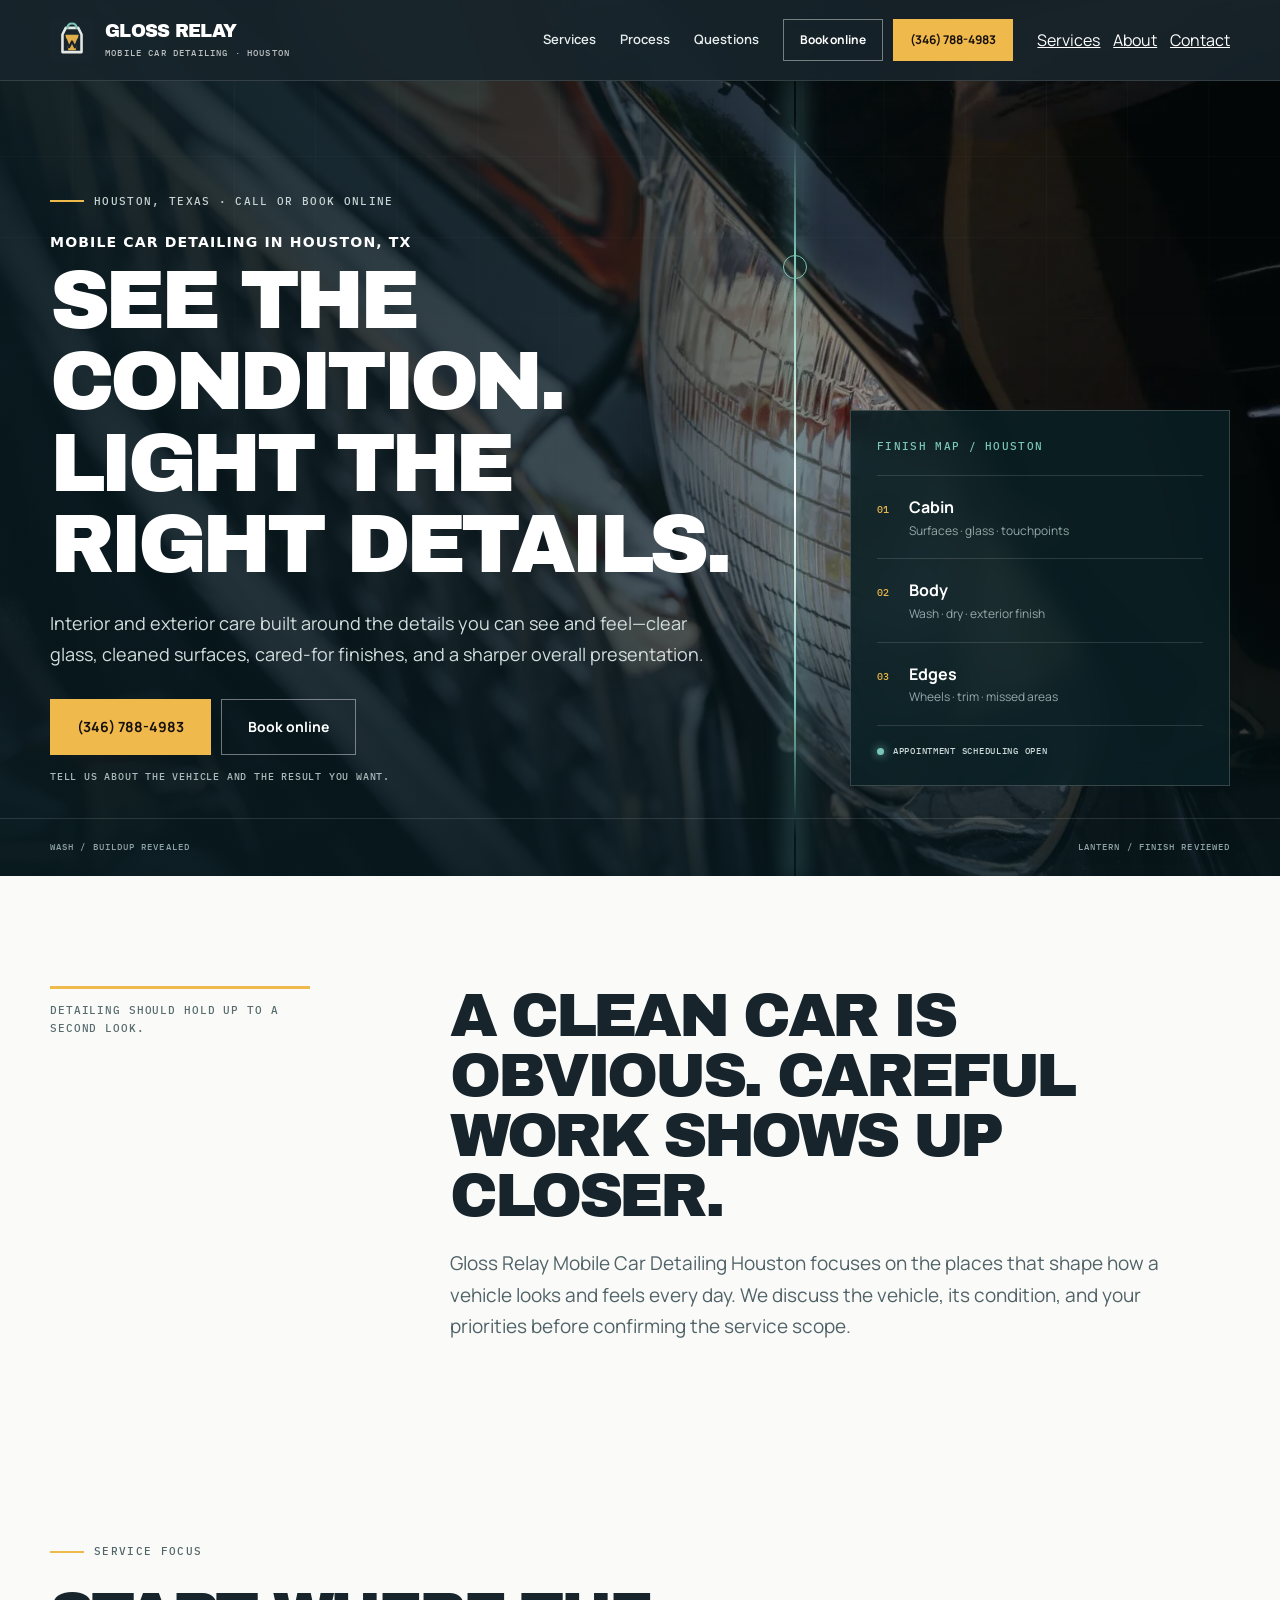
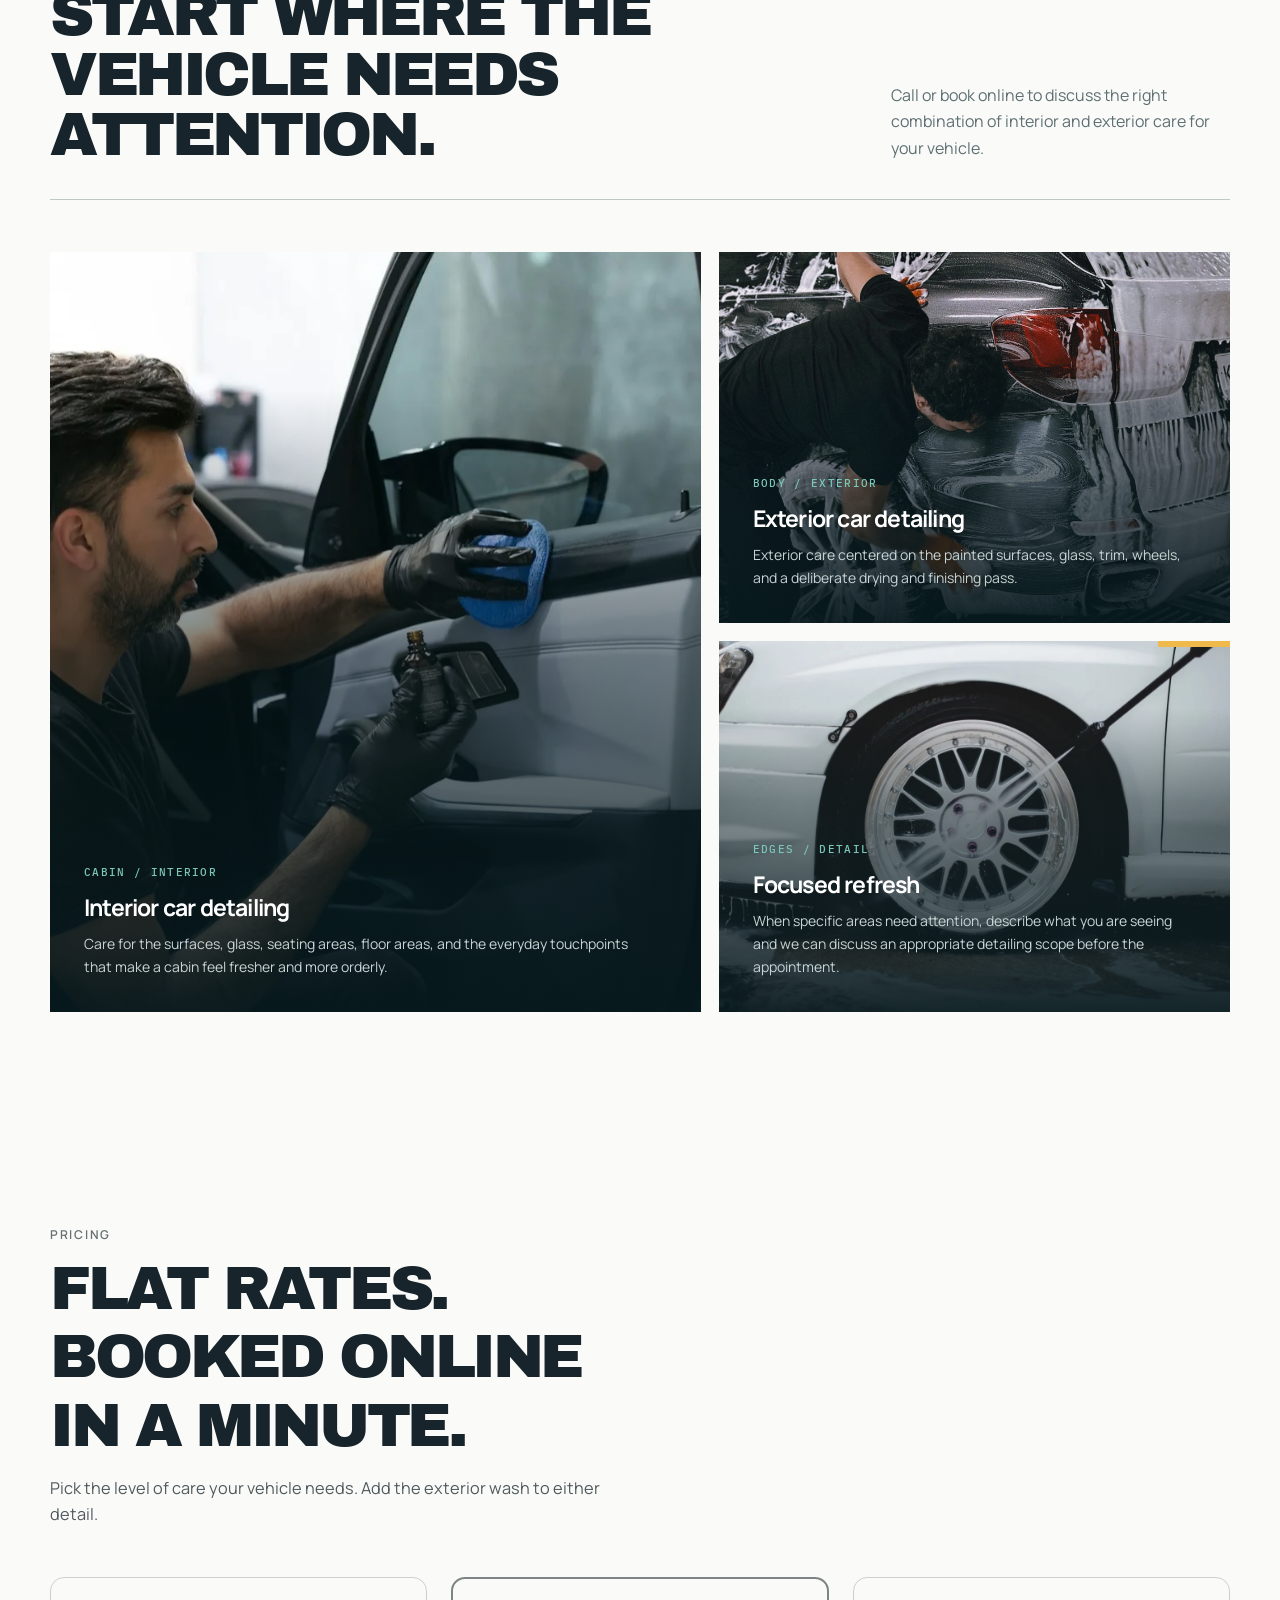
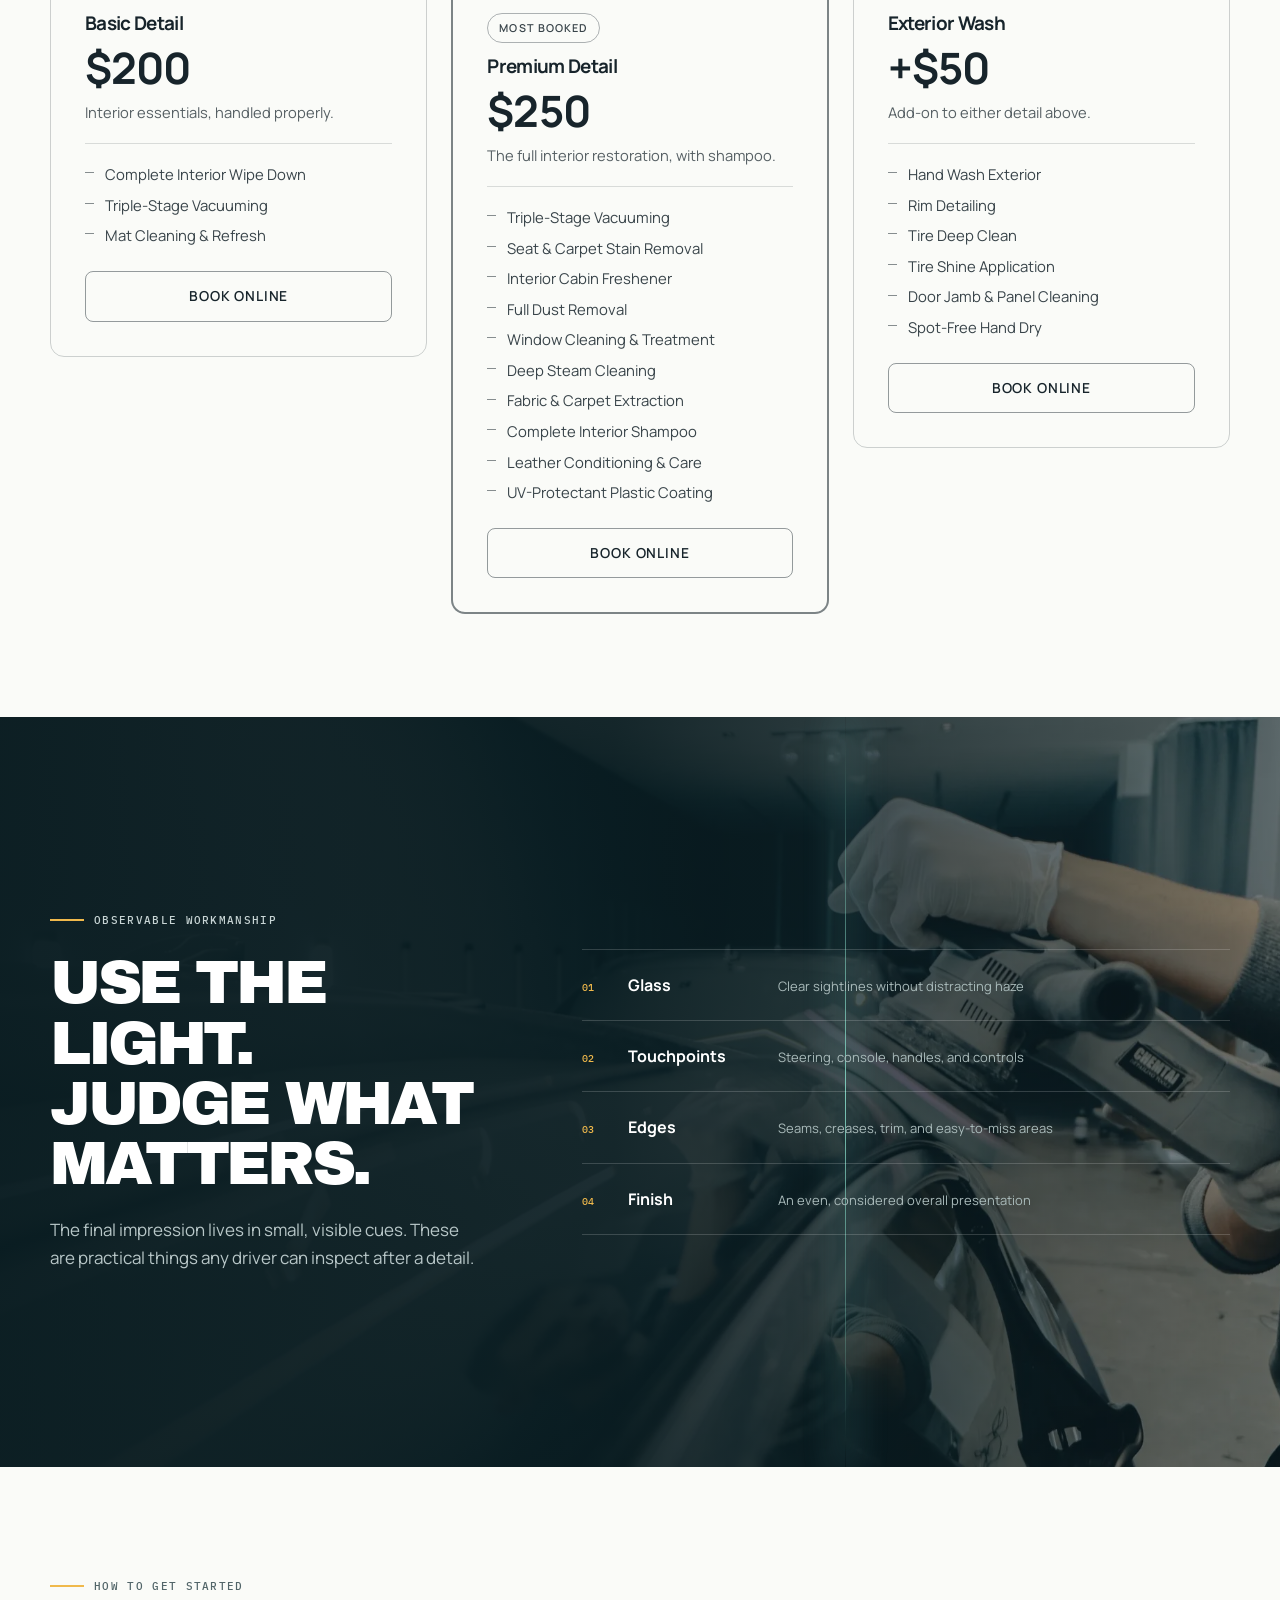
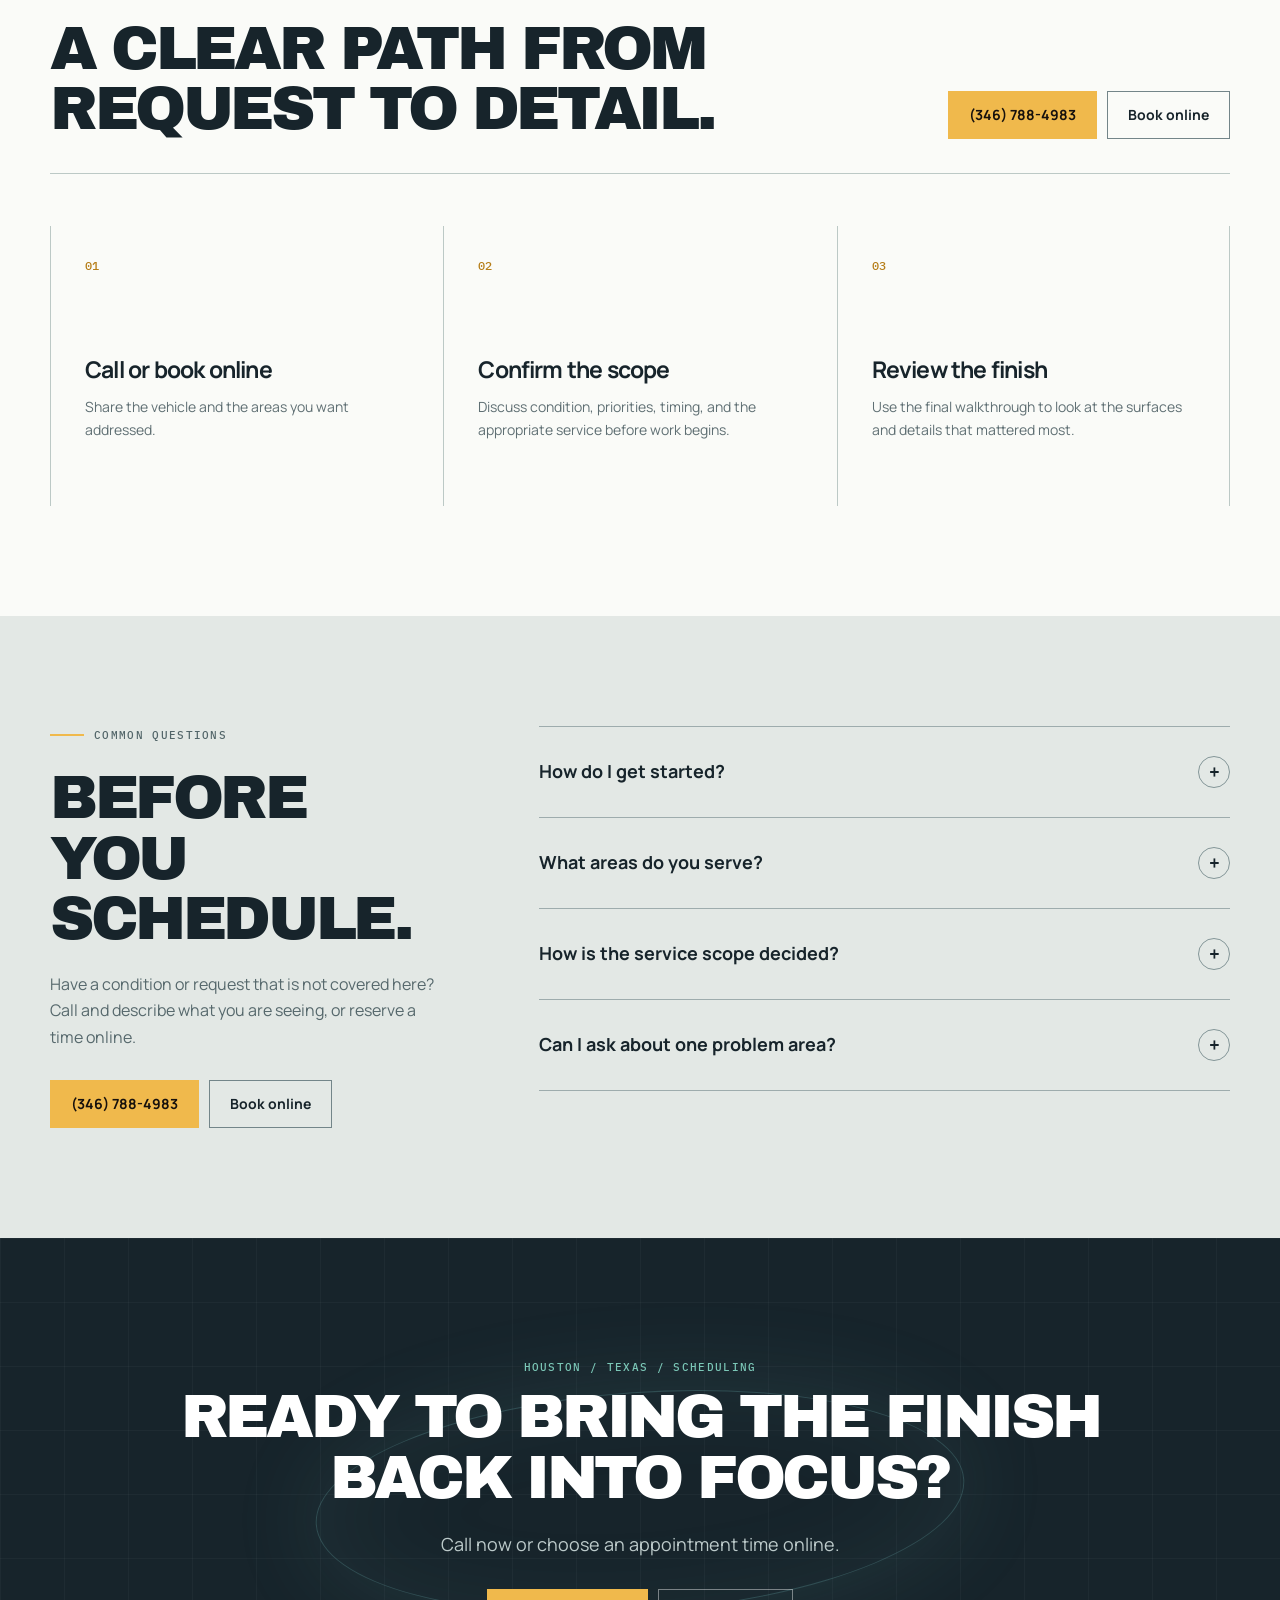
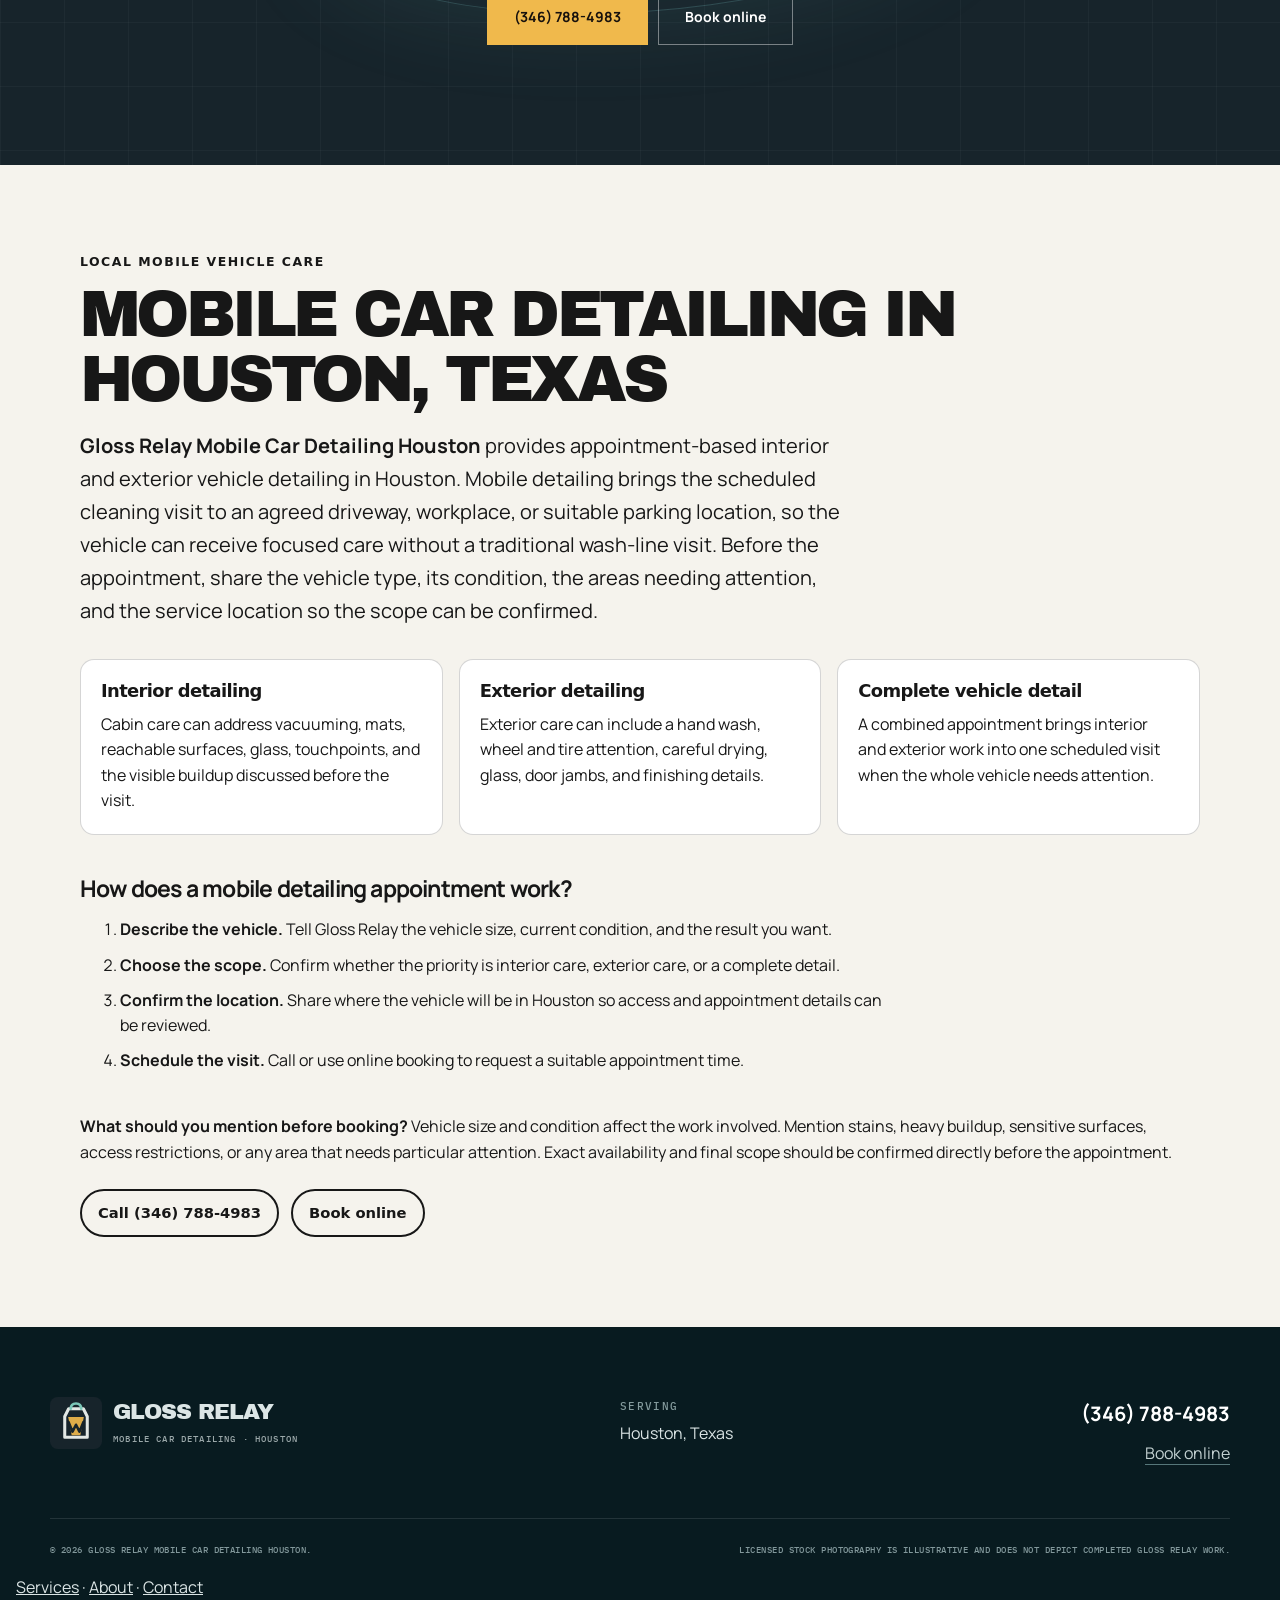
<file: index.html>
<!doctype html>
<html lang="en">
  <head>
    <meta charset="utf-8" />
    <meta name="viewport" content="width=device-width, initial-scale=1" />
    <title>Mobile Car Detailing in Houston, TX | Gloss Relay</title>
    <meta name="theme-color" content="#17242b" />
    <link rel="canonical" href="https://glossrelay.shop/" />
    <link rel="icon" href="/favicon.svg" type="image/svg+xml" />
    <link rel="manifest" href="/site.webmanifest" />
    <link rel="stylesheet" href="/styles.css" />
    <script type="application/ld+json">
{
  "@context": "https://schema.org",
  "@type": "AutomotiveBusiness",
  "name": "Gloss Relay Mobile Car Detailing Houston",
  "url": "https://glossrelay.shop/",
  "telephone": "+1 346-788-4983",
  "address": {
    "@type": "PostalAddress",
    "streetAddress": "13421 Westheimer Rd #2",
    "addressLocality": "Houston",
    "addressRegion": "TX",
    "postalCode": "77077",
    "addressCountry": "US"
  },
  "image": "https://glossrelay.shop/assets/photos/hero-chrome-detail.webp",
  "description": "Careful interior and exterior car detailing in Houston, Texas.",
  "areaServed": {
    "@type": "City",
    "name": "Houston",
    "containedInPlace": {
      "@type": "State",
      "name": "Texas"
    }
  },
  "makesOffer": [
    {
      "@type": "Offer",
      "name": "Basic Detail",
      "price": "200",
      "priceCurrency": "USD",
      "availability": "https://schema.org/InStock",
      "itemOffered": {
        "@type": "Service",
        "name": "Basic Detail",
        "description": "Interior essentials: complete interior wipe down, triple-stage vacuuming, and mat cleaning and refresh."
      }
    },
    {
      "@type": "Offer",
      "name": "Premium Detail",
      "price": "250",
      "priceCurrency": "USD",
      "availability": "https://schema.org/InStock",
      "itemOffered": {
        "@type": "Service",
        "name": "Premium Detail",
        "description": "The full interior restoration, including complete interior shampoo, deep steam cleaning, fabric and carpet extraction, and leather conditioning."
      }
    },
    {
      "@type": "Offer",
      "name": "Exterior Wash",
      "price": "50",
      "priceCurrency": "USD",
      "availability": "https://schema.org/InStock",
      "itemOffered": {
        "@type": "Service",
        "name": "Exterior Wash",
        "description": "Add-on exterior wash: hand wash, rim detailing, tire deep clean and shine, door jamb cleaning, and spot-free hand dry."
      }
    }
  ],
  "priceRange": "$200-$250",
  "@id": "https://glossrelay.shop/#business",
  "geo": {
    "@type": "GeoCoordinates",
    "latitude": 29.735693475445,
    "longitude": -95.627183092704
  },
  "contactPoint": {
    "@type": "ContactPoint",
    "telephone": "+1 346-788-4983",
    "contactType": "customer service",
    "areaServed": "US-TX",
    "availableLanguage": "English"
  }
}
    </script>
<!-- SEO-GEO:START -->
  <meta name="description" content="Mobile car detailing in Houston, TX from Gloss Relay, with interior cleaning, exterior hand washing, and complete details. Call or book online.">
  <meta name="robots" content="index, follow, max-image-preview:large, max-snippet:-1, max-video-preview:-1">
  <meta property="og:locale" content="en_US">
  <meta property="og:type" content="website">
  <meta property="og:site_name" content="Gloss Relay">
  <meta property="og:title" content="Mobile Car Detailing in Houston, TX | Gloss Relay">
  <meta property="og:description" content="Mobile car detailing in Houston, TX from Gloss Relay, with interior cleaning, exterior hand washing, and complete details. Call or book online.">
  <meta property="og:url" content="https://glossrelay.shop/">
  <meta property="og:image" content="https://glossrelay.shop/assets/photos/hero-chrome-detail.webp">
  <meta name="twitter:image" content="https://glossrelay.shop/assets/photos/hero-chrome-detail.webp">
  <meta name="twitter:card" content="summary_large_image">
  <meta name="twitter:title" content="Mobile Car Detailing in Houston, TX | Gloss Relay">
  <meta name="twitter:description" content="Mobile car detailing in Houston, TX from Gloss Relay, with interior cleaning, exterior hand washing, and complete details. Call or book online.">
  <style id="seo-geo-styles">
    .seo-local-intent { display:block; margin:0 0 .55rem; font:700 clamp(.78rem,1.1vw,.95rem)/1.2 system-ui,sans-serif; letter-spacing:.08em; text-transform:uppercase; }
    .seo-geo-section { background:#f5f3ed; color:#171717; padding:clamp(3.5rem,7vw,6.5rem) clamp(1.25rem,5vw,5rem); }
    .seo-geo-inner { width:min(1120px,100%); margin:0 auto; }
    .seo-geo-kicker { margin:0 0 .75rem; font:700 .78rem/1.2 system-ui,sans-serif; letter-spacing:.12em; text-transform:uppercase; }
    .seo-geo-section h2 { max-width:22ch; margin:0 0 1rem; color:inherit; font-size:clamp(2rem,5vw,4rem); line-height:1.02; }
    .seo-geo-answer { max-width:760px; margin:0 0 2rem; font-size:clamp(1.05rem,2vw,1.25rem); line-height:1.65; }
    .seo-geo-grid { display:grid; grid-template-columns:repeat(3,minmax(0,1fr)); gap:1rem; margin:2rem 0; }
    .seo-geo-card { border:1px solid rgba(23,23,23,.18); border-radius:14px; padding:1.25rem; background:#fff; }
    .seo-geo-card h3 { margin:0 0 .6rem; color:inherit; font:700 1.12rem/1.25 system-ui,sans-serif; }
    .seo-geo-card p { margin:0; line-height:1.6; }
    .seo-geo-steps { max-width:820px; margin:2.5rem 0; }
    .seo-geo-steps li { margin:.65rem 0; line-height:1.55; }
    .seo-geo-actions { display:flex; flex-wrap:wrap; gap:.75rem; margin-top:1.5rem; }
    .seo-geo-action { display:inline-flex; align-items:center; min-height:48px; padding:.75rem 1rem; border:2px solid currentColor; border-radius:999px; color:inherit; font:700 .92rem/1 system-ui,sans-serif; text-decoration:none; }
    @media (max-width:760px) { .seo-geo-grid { grid-template-columns:1fr; } }
  </style>
<!-- SEO-GEO:END -->
  <script id="seo-geo-entity-schema" type="application/ld+json">
{
  "@context": "https://schema.org",
  "@graph": [
    {
      "@type": "WebSite",
      "@id": "https://glossrelay.shop/#website",
      "url": "https://glossrelay.shop/",
      "name": "Gloss Relay Mobile Car Detailing Houston",
      "inLanguage": "en-US",
      "publisher": {
        "@id": "https://glossrelay.shop/#business"
      }
    },
    {
      "@type": "Service",
      "@id": "https://glossrelay.shop/#mobile-car-detailing",
      "name": "Mobile Car Detailing in Houston, Texas",
      "serviceType": "Mobile car detailing",
      "provider": {
        "@id": "https://glossrelay.shop/#business"
      },
      "areaServed": {
        "@type": "City",
        "name": "Houston",
        "containedInPlace": {
          "@type": "State",
          "name": "Texas"
        }
      },
      "url": "https://glossrelay.shop/#services"
    }
  ]
}
  </script>
<style id="SEO-NEXT-NAV-CSS">.seo-next-nav{display:flex;gap:.8rem;flex-wrap:wrap}.seo-next-footer-nav{padding:1rem}.seo-next-footer-nav a{color:inherit}</style></head>
  <body>
    <a class="skip-link" href="#main">Skip to content</a>

    <header class="site-header" data-header>
      <div class="header-inner">
        <a class="brand" href="#top" aria-label="Gloss Relay home">
          <img src="/assets/logo.svg" alt="" width="44" height="44" />
          <span class="brand-name">Gloss Relay</span>
          <span class="brand-place">Mobile Car Detailing · Houston</span>
        </a>

        <button
          class="menu-toggle"
          type="button"
          aria-expanded="false"
          aria-controls="site-nav"
        >
          <span class="menu-toggle-label">Menu</span>
          <span class="menu-toggle-lines" aria-hidden="true"></span>
        </button>

        <nav class="site-nav" id="site-nav" aria-label="Primary navigation">
          <a href="#services">Services</a>
          <a href="#process">Process</a>
          <a href="#questions">Questions</a>
          <div class="nav-actions">
            <a
              class="button button-secondary button-small"
              href="https://cal.com/sumitdatta/auto-detail-service"
              target="_blank"
              rel="noopener"
            >Book online</a>
            <a class="button button-call button-small" href="tel:+13467884983">
              (346) 788-4983
            </a>
          </div>
        <!-- SEO-NEXT-NAV:START --><div class="seo-next-nav" aria-label="Expanded site pages"><a href="/services/">Services</a><a href="/about/">About</a><a href="/contact/">Contact</a></div><!-- SEO-NEXT-NAV:END --></nav>
      </div>
    </header>

    <main id="main">
      <section class="hero" id="top" aria-labelledby="hero-title">
        <div class="hero-image" aria-hidden="true"></div>
        <div class="hero-scan" aria-hidden="true">
          <span class="scan-line"></span>
        </div>
        <div class="hero-grid container">
          <div class="hero-copy">
            <p class="eyebrow"><span></span> Houston, Texas · Call or book online</p>
            <h1 id="hero-title"><span class="seo-local-intent" data-seo-local-intent>Mobile Car Detailing in Houston, TX</span>See the condition. Light the right details.</h1>
            <p class="hero-lede">
              Interior and exterior care built around the details you can see and feel—clear
              glass, cleaned surfaces, cared-for finishes, and a sharper overall presentation.
            </p>
            <div class="cta-row">
              <a class="button button-call button-large" href="tel:+13467884983">
                (346) 788-4983
              </a>
              <a
                class="button button-ghost button-large"
                href="https://cal.com/sumitdatta/auto-detail-service"
                target="_blank"
                rel="noopener"
              >Book online</a>
            </div>
            <p class="cta-note">Tell us about the vehicle and the result you want.</p>
          </div>

          <aside class="finish-card" aria-label="Detail focus">
            <p class="mono-label">Finish map / Houston</p>
            <div class="finish-row">
              <span>01</span>
              <strong>Cabin</strong>
              <em>Surfaces · glass · touchpoints</em>
            </div>
            <div class="finish-row">
              <span>02</span>
              <strong>Body</strong>
              <em>Wash · dry · exterior finish</em>
            </div>
            <div class="finish-row">
              <span>03</span>
              <strong>Edges</strong>
              <em>Wheels · trim · missed areas</em>
            </div>
            <div class="finish-status">
              <span class="status-dot"></span>
              Appointment scheduling open
            </div>
          </aside>
        </div>
        <div class="hero-bottom" aria-hidden="true">
          <span>Wash / buildup revealed</span>
          <span>Lantern / finish reviewed</span>
        </div>
      </section>

      <section class="intro section-light" aria-labelledby="intro-title">
        <div class="container intro-grid">
          <p class="section-index">Detailing should hold up to a second look.</p>
          <div>
            <h2 id="intro-title">A clean car is obvious. Careful work shows up closer.</h2>
            <p class="section-lede">
              Gloss Relay Mobile Car Detailing Houston focuses on the places that shape how a vehicle
              looks and feels every day. We discuss the vehicle, its condition, and your priorities
              before confirming the service scope.
            </p>
          </div>
        </div>
      </section>

      <section class="services section-light" id="services" aria-labelledby="services-title">
        <div class="container">
          <div class="section-heading">
            <div>
              <p class="eyebrow eyebrow-dark"><span></span> Service focus</p>
              <h2 id="services-title">Start where the vehicle needs attention.</h2>
            </div>
            <p>
              Call or book online to discuss the right combination of interior and exterior care
              for your vehicle.
            </p>
          </div>

          <div class="service-grid">
            <article class="service-card service-card-wide">
              <img
                src="/assets/photos/interior-care.webp"
                alt="Careful cleaning inside a vehicle"
                width="1600"
                height="900"
                loading="lazy"
              />
              <div class="service-copy">
                <p class="mono-label">Cabin / Interior</p>
                <h3>Interior car detailing</h3>
                <p>
                  Care for the surfaces, glass, seating areas, floor areas, and the everyday
                  touchpoints that make a cabin feel fresher and more orderly.
                </p>
              </div>
            </article>

            <article class="service-card">
              <img
                src="/assets/photos/hand-wash.webp"
                alt="A hand washing the exterior of a vehicle"
                width="1800"
                height="2250"
                loading="lazy"
              />
              <div class="service-copy">
                <p class="mono-label">Body / Exterior</p>
                <h3>Exterior car detailing</h3>
                <p>
                  Exterior care centered on the painted surfaces, glass, trim, wheels, and a
                  deliberate drying and finishing pass.
                </p>
              </div>
            </article>

            <article class="service-card service-card-accent">
              <img
                src="/assets/photos/wheel-rinse.webp"
                alt="Water rinsing a vehicle wheel"
                width="1600"
                height="900"
                loading="lazy"
              />
              <div class="service-copy">
                <p class="mono-label">Edges / Detail</p>
                <h3>Focused refresh</h3>
                <p>
                  When specific areas need attention, describe what you are seeing and we can
                  discuss an appropriate detailing scope before the appointment.
                </p>
              </div>
            </article>
          </div>
        </div>
      </section>

    <section class="rates" id="pricing" aria-labelledby="pricing-title">
      <div class="rates-shell">
        <div class="rates-head">
          <p class="rates-eyebrow">Pricing</p>
          <h2 id="pricing-title">Flat rates. Booked online in a minute.</h2>
          <p class="rates-intro">Pick the level of care your vehicle needs. Add the exterior wash to either detail.</p>
        </div>

        <div class="rate-grid">
          <article class="rate-card">
            <h3>Basic Detail</h3>
            <p class="rate-figure">$200</p>
            <p class="rate-note">Interior essentials, handled properly.</p>
            <ul class="rate-list">
              <li>Complete Interior Wipe Down</li>
              <li>Triple-Stage Vacuuming</li>
              <li>Mat Cleaning &amp; Refresh</li>
            </ul>
            <a class="rate-cta" href="https://cal.com/sumitdatta/auto-detail-service" target="_blank" rel="noopener">Book Online</a>
          </article>
          <article class="rate-card rate-card-featured">
            <span class="rate-badge">Most booked</span>
            <h3>Premium Detail</h3>
            <p class="rate-figure">$250</p>
            <p class="rate-note">The full interior restoration, with shampoo.</p>
            <ul class="rate-list">
              <li>Triple-Stage Vacuuming</li>
              <li>Seat &amp; Carpet Stain Removal</li>
              <li>Interior Cabin Freshener</li>
              <li>Full Dust Removal</li>
              <li>Window Cleaning &amp; Treatment</li>
              <li>Deep Steam Cleaning</li>
              <li>Fabric &amp; Carpet Extraction</li>
              <li>Complete Interior Shampoo</li>
              <li>Leather Conditioning &amp; Care</li>
              <li>UV-Protectant Plastic Coating</li>
            </ul>
            <a class="rate-cta" href="https://cal.com/sumitdatta/auto-detail-service" target="_blank" rel="noopener">Book Online</a>
          </article>
          <article class="rate-card">
            <h3>Exterior Wash</h3>
            <p class="rate-figure">+$50</p>
            <p class="rate-note">Add-on to either detail above.</p>
            <ul class="rate-list">
              <li>Hand Wash Exterior</li>
              <li>Rim Detailing</li>
              <li>Tire Deep Clean</li>
              <li>Tire Shine Application</li>
              <li>Door Jamb &amp; Panel Cleaning</li>
              <li>Spot-Free Hand Dry</li>
            </ul>
            <a class="rate-cta" href="https://cal.com/sumitdatta/auto-detail-service" target="_blank" rel="noopener">Book Online</a>
          </article>
        </div>
      </div>
    </section>


      <section class="inspection" aria-labelledby="inspection-title">
        <div class="inspection-photo" aria-hidden="true"></div>
        <div class="container inspection-grid">
          <div class="inspection-copy">
            <p class="eyebrow"><span></span> Observable workmanship</p>
            <h2 id="inspection-title">Use the light. Judge what matters.</h2>
            <p>
              The final impression lives in small, visible cues. These are practical things any
              driver can inspect after a detail.
            </p>
          </div>
          <ul class="inspection-list">
            <li><span>01</span><strong>Glass</strong><em>Clear sightlines without distracting haze</em></li>
            <li><span>02</span><strong>Touchpoints</strong><em>Steering, console, handles, and controls</em></li>
            <li><span>03</span><strong>Edges</strong><em>Seams, creases, trim, and easy-to-miss areas</em></li>
            <li><span>04</span><strong>Finish</strong><em>An even, considered overall presentation</em></li>
          </ul>
        </div>
      </section>

      <section class="process section-light" id="process" aria-labelledby="process-title">
        <div class="container">
          <div class="section-heading process-heading">
            <div>
              <p class="eyebrow eyebrow-dark"><span></span> How to get started</p>
              <h2 id="process-title">A clear path from request to detail.</h2>
            </div>
            <div class="cta-row cta-row-dark">
              <a class="button button-call" href="tel:+13467884983">(346) 788-4983</a>
              <a
                class="button button-outline"
                href="https://cal.com/sumitdatta/auto-detail-service"
                target="_blank"
                rel="noopener"
              >Book online</a>
            </div>
          </div>

          <ol class="process-list">
            <li>
              <span class="process-number">01</span>
              <div>
                <h3>Call or book online</h3>
                <p>Share the vehicle and the areas you want addressed.</p>
              </div>
            </li>
            <li>
              <span class="process-number">02</span>
              <div>
                <h3>Confirm the scope</h3>
                <p>Discuss condition, priorities, timing, and the appropriate service before work begins.</p>
              </div>
            </li>
            <li>
              <span class="process-number">03</span>
              <div>
                <h3>Review the finish</h3>
                <p>Use the final walkthrough to look at the surfaces and details that mattered most.</p>
              </div>
            </li>
          </ol>
        </div>
      </section>

      <section class="questions section-steel" id="questions" aria-labelledby="questions-title">
        <div class="container questions-grid">
          <div class="questions-intro">
            <p class="eyebrow eyebrow-dark"><span></span> Common questions</p>
            <h2 id="questions-title">Before you schedule.</h2>
            <p>
              Have a condition or request that is not covered here? Call and describe what you are
              seeing, or reserve a time online.
            </p>
            <div class="cta-row cta-row-dark">
              <a class="button button-call" href="tel:+13467884983">(346) 788-4983</a>
              <a
                class="button button-outline"
                href="https://cal.com/sumitdatta/auto-detail-service"
                target="_blank"
                rel="noopener"
              >Book online</a>
            </div>
          </div>

          <div class="faq-list">
            <details>
              <summary>How do I get started?<span aria-hidden="true">+</span></summary>
              <p>
                Call (346) 788-4983 or book online. Share your vehicle, its condition, and what you
                want the detail to improve.
              </p>
            </details>
            <details>
              <summary>What areas do you serve?<span aria-hidden="true">+</span></summary>
              <p>
                We schedule car detailing for drivers in Houston, Texas. Call or book online to
                confirm availability for your location.
              </p>
            </details>
            <details>
              <summary>How is the service scope decided?<span aria-hidden="true">+</span></summary>
              <p>
                Vehicle size, current condition, and your priorities all matter. We discuss those
                details before confirming what the appointment should include.
              </p>
            </details>
            <details>
              <summary>Can I ask about one problem area?<span aria-hidden="true">+</span></summary>
              <p>
                Yes. Describe the area when you call or add the context while booking online so it
                can be discussed before the appointment.
              </p>
            </details>
          </div>
        </div>
      </section>

      <section class="final-cta" id="contact" aria-labelledby="final-title">
        <div class="final-cta-glow" aria-hidden="true"></div>
        <div class="container final-cta-inner">
          <p class="mono-label">Houston / Texas / Scheduling</p>
          <h2 id="final-title">Ready to bring the finish back into focus?</h2>
          <p>Call now or choose an appointment time online.</p>
          <div class="cta-row cta-row-center">
            <a class="button button-call button-large" href="tel:+13467884983">
              (346) 788-4983
            </a>
            <a
              class="button button-ghost button-large"
              href="https://cal.com/sumitdatta/auto-detail-service"
              target="_blank"
              rel="noopener"
            >Book online</a>
          </div>
        </div>
      </section>
    <!-- SEO-GEO-LOCAL:START -->
    <section class="seo-geo-section" id="local-detailing" aria-labelledby="local-detailing-title">
      <div class="seo-geo-inner">
        <p class="seo-geo-kicker">Local mobile vehicle care</p>
        <h2 id="local-detailing-title">Mobile car detailing in Houston, Texas</h2>
        <p class="seo-geo-answer"><strong>Gloss Relay Mobile Car Detailing Houston</strong> provides appointment-based interior and exterior vehicle detailing in Houston. Mobile detailing brings the scheduled cleaning visit to an agreed driveway, workplace, or suitable parking location, so the vehicle can receive focused care without a traditional wash-line visit. Before the appointment, share the vehicle type, its condition, the areas needing attention, and the service location so the scope can be confirmed.</p>

        <div class="seo-geo-grid" aria-label="Available detailing options">
          <article class="seo-geo-card">
            <h3>Interior detailing</h3>
            <p>Cabin care can address vacuuming, mats, reachable surfaces, glass, touchpoints, and the visible buildup discussed before the visit.</p>
          </article>
          <article class="seo-geo-card">
            <h3>Exterior detailing</h3>
            <p>Exterior care can include a hand wash, wheel and tire attention, careful drying, glass, door jambs, and finishing details.</p>
          </article>
          <article class="seo-geo-card">
            <h3>Complete vehicle detail</h3>
            <p>A combined appointment brings interior and exterior work into one scheduled visit when the whole vehicle needs attention.</p>
          </article>
        </div>

        <div class="seo-geo-steps">
          <h3>How does a mobile detailing appointment work?</h3>
          <ol>
            <li><strong>Describe the vehicle.</strong> Tell Gloss Relay the vehicle size, current condition, and the result you want.</li>
            <li><strong>Choose the scope.</strong> Confirm whether the priority is interior care, exterior care, or a complete detail.</li>
            <li><strong>Confirm the location.</strong> Share where the vehicle will be in Houston so access and appointment details can be reviewed.</li>
            <li><strong>Schedule the visit.</strong> Call or use online booking to request a suitable appointment time.</li>
          </ol>
        </div>

        <p><strong>What should you mention before booking?</strong> Vehicle size and condition affect the work involved. Mention stains, heavy buildup, sensitive surfaces, access restrictions, or any area that needs particular attention. Exact availability and final scope should be confirmed directly before the appointment.</p>
        <div class="seo-geo-actions">
          <a class="seo-geo-action" href="tel:+13467884983">Call (346) 788-4983</a>
          <a class="seo-geo-action" href="https://cal.com/sumitdatta/auto-detail-service" target="_blank" rel="noopener">Book online</a>
        </div>
      </div>
    </section>
<!-- SEO-GEO-LOCAL:END -->
  </main>

    <footer class="site-footer">
      <div class="container footer-grid">
        <a class="brand footer-brand" href="#top" aria-label="Gloss Relay home">
          <img src="/assets/logo.svg" alt="" width="52" height="52" />
          <span class="brand-name">Gloss Relay</span>
          <span class="brand-place">Mobile Car Detailing · Houston</span>
        </a>
        <div class="footer-location">
          <p class="mono-label">Serving</p>
          <p>Houston, Texas</p>
        </div>
        <div class="footer-actions">
          <a class="footer-call" href="tel:+13467884983">(346) 788-4983</a>
          <a
            href="https://cal.com/sumitdatta/auto-detail-service"
            target="_blank"
            rel="noopener"
          >Book online</a>
        </div>
      </div>
      <div class="container footer-bottom">
        <p>© <span data-year>2026</span> Gloss Relay Mobile Car Detailing Houston.</p>
        <p>Licensed stock photography is illustrative and does not depict completed Gloss Relay work.</p>
      </div>
    <!-- SEO-NEXT-NAV:START --><nav class="seo-next-footer-nav" aria-label="Expanded footer navigation"><a href="/services/">Services</a> · <a href="/about/">About</a> · <a href="/contact/">Contact</a></nav><!-- SEO-NEXT-NAV:END --></footer>

    <div class="mobile-sticky" aria-label="Contact options">
      <a class="mobile-call" href="tel:+13467884983">(346) 788-4983</a>
      <a
        class="mobile-book"
        href="https://cal.com/sumitdatta/auto-detail-service"
        target="_blank"
        rel="noopener"
      >Book online</a>
    </div>

    <script src="/script.js" defer></script>
  </body>
</html>
</file>
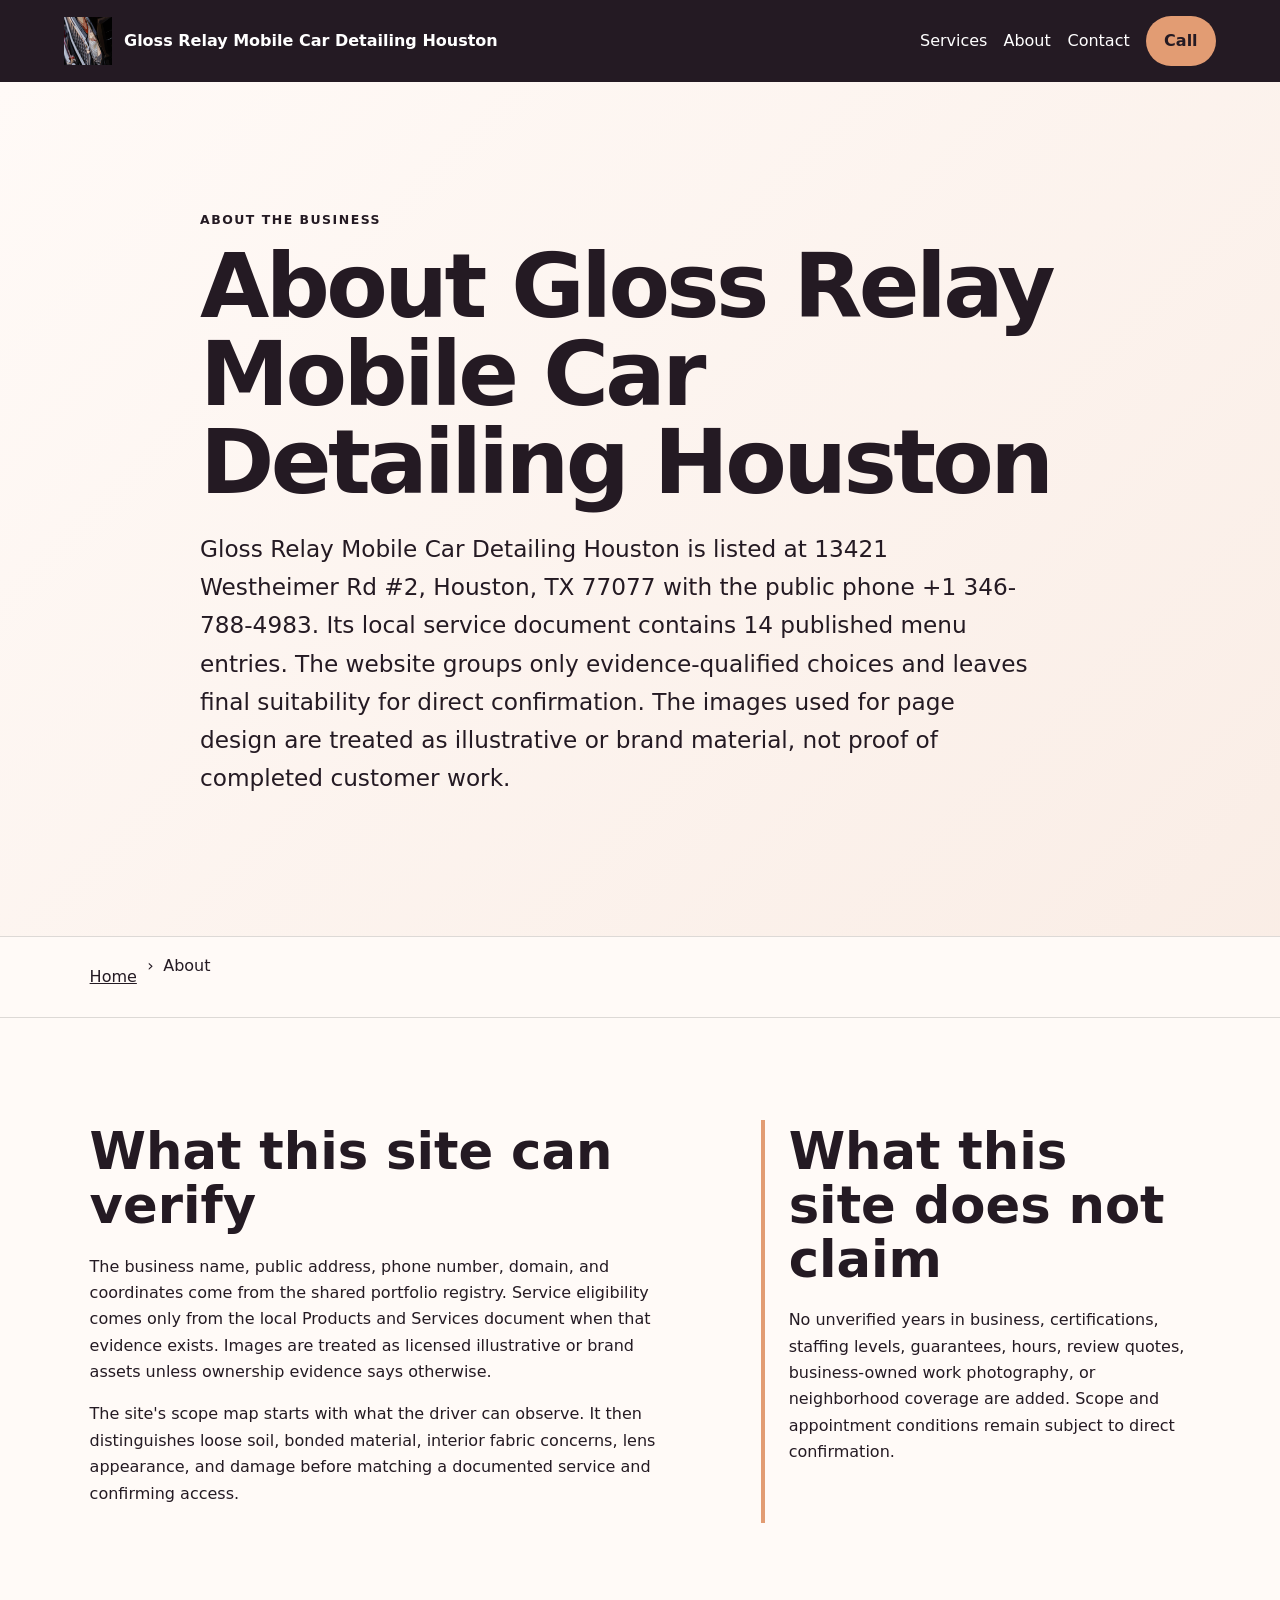
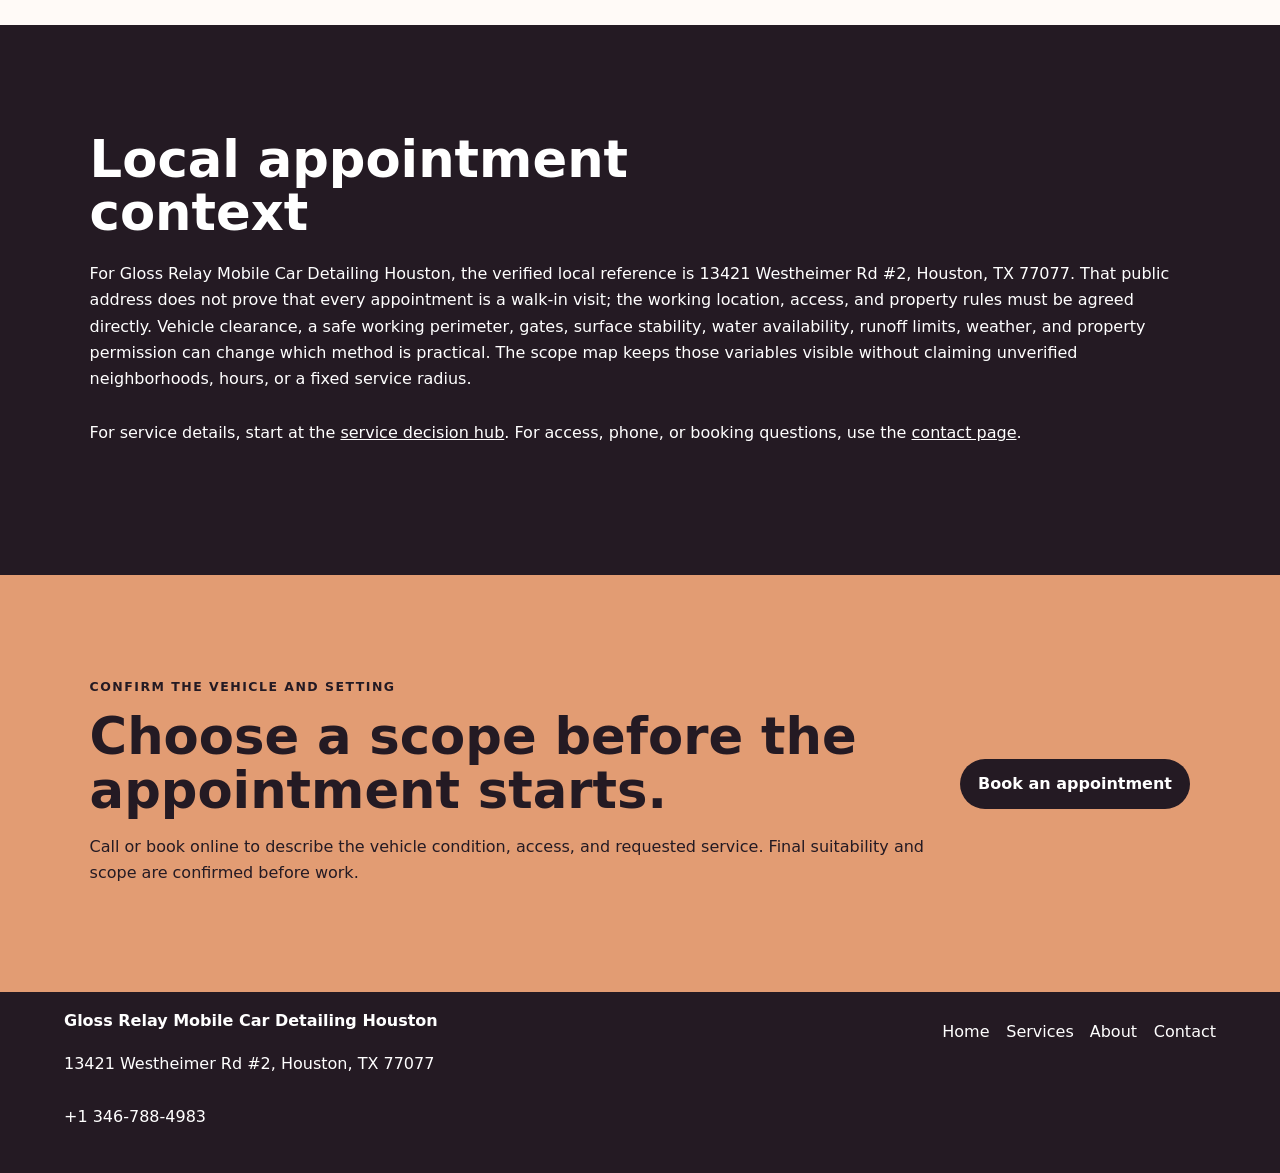
<file: about/index.html>
<!doctype html>
<html lang="en"><head>
  <meta charset="utf-8"><meta name="viewport" content="width=device-width,initial-scale=1">
  <title>About Gloss Relay Mobile Car Detailing Houston | Houston, TX</title>
  <meta name="description" content="Verified identity, evidence boundaries, and appointment-planning approach for Gloss Relay Mobile Car Detailing Houston in Houston, TX.">
  <meta name="robots" content="index, follow, max-image-preview:large, max-snippet:-1">
  <link rel="canonical" href="https://glossrelay.shop/about/">
  <meta property="og:type" content="website"><meta property="og:title" content="About Gloss Relay Mobile Car Detailing Houston | Houston, TX">
  <meta property="og:description" content="Verified identity, evidence boundaries, and appointment-planning approach for Gloss Relay Mobile Car Detailing Houston in Houston, TX."><meta property="og:url" content="https://glossrelay.shop/about/">
  <meta property="og:image" content="https://glossrelay.shop/assets/photos/hero-chrome-detail.webp"><meta name="twitter:card" content="summary_large_image">
  <link rel="icon" href="/favicon.svg"><link rel="stylesheet" href="/seo-pages.css"><script type="application/ld+json">{
  "@context": "https://schema.org",
  "@graph": [
    {
      "@type": "BreadcrumbList",
      "@id": "https://glossrelay.shop/about/#breadcrumb",
      "itemListElement": [
        {
          "@type": "ListItem",
          "position": 1,
          "name": "Home",
          "item": "https://glossrelay.shop/"
        },
        {
          "@type": "ListItem",
          "position": 2,
          "name": "About Gloss Relay Mobile Car Detailing Houston | Houston, TX",
          "item": "https://glossrelay.shop/about/"
        }
      ]
    },
    {
      "@type": "WebPage",
      "@id": "https://glossrelay.shop/about/#webpage",
      "url": "https://glossrelay.shop/about/",
      "name": "About Gloss Relay Mobile Car Detailing Houston | Houston, TX",
      "description": "Verified identity, evidence boundaries, and appointment-planning approach for Gloss Relay Mobile Car Detailing Houston in Houston, TX.",
      "breadcrumb": {
        "@id": "https://glossrelay.shop/about/#breadcrumb"
      },
      "isPartOf": {
        "@id": "https://glossrelay.shop/#website"
      },
      "about": {
        "@id": "https://glossrelay.shop/#business"
      }
    },
    {
      "@type": "ImageObject",
      "@id": "https://glossrelay.shop/about/#primaryimage",
      "contentUrl": "https://glossrelay.shop/assets/photos/hero-chrome-detail.webp",
      "caption": "Illustrative detailing artwork for Gloss Relay Mobile Car Detailing Houston",
      "representativeOfPage": true
    }
  ]
}</script>
</head><body style="--pilot-accent:#e29c73;--pilot-dark:#241a23;--pilot-paper:#fffaf7">
<a class="skip-link" href="#content">Skip to content</a>
<header class="pilot-header"><a class="pilot-brand" href="/"><img src="/assets/photos/hero-chrome-detail.webp" width="48" height="48" alt=""><span>Gloss Relay Mobile Car Detailing Houston</span></a>
<nav aria-label="Primary navigation"><a href="/services/">Services</a><a href="/about/">About</a><a href="/contact/">Contact</a><a class="pilot-call" href="tel:+13467884983">Call</a></nav></header>
<main id="content"><section class="pilot-hero text-only"><div><p class="eyebrow">About the business</p><h1>About Gloss Relay Mobile Car Detailing Houston</h1><p class="pilot-answer">Gloss Relay Mobile Car Detailing Houston is listed at 13421 Westheimer Rd #2, Houston, TX 77077 with the public phone +1 346-788-4983. Its local service document contains 14 published menu entries. The website groups only evidence-qualified choices and leaves final suitability for direct confirmation. The images used for page design are treated as illustrative or brand material, not proof of completed customer work.</p></div></section><nav class="breadcrumbs" aria-label="Breadcrumb"><a href="/">Home</a><span>›</span><span>About</span></nav>
<section class="pilot-section pilot-grid"><div><h2>What this site can verify</h2><p>The business name, public address, phone number, domain, and coordinates come from the shared portfolio registry. Service eligibility comes only from the local Products and Services document when that evidence exists. Images are treated as licensed illustrative or brand assets unless ownership evidence says otherwise.</p><p>The site&#x27;s scope map starts with what the driver can observe. It then distinguishes loose soil, bonded material, interior fabric concerns, lens appearance, and damage before matching a documented service and confirming access.</p></div><aside><h2>What this site does not claim</h2><p>No unverified years in business, certifications, staffing levels, guarantees, hours, review quotes, business-owned work photography, or neighborhood coverage are added. Scope and appointment conditions remain subject to direct confirmation.</p></aside></section>
<section class="pilot-section tone"><h2>Local appointment context</h2><p>For Gloss Relay Mobile Car Detailing Houston, the verified local reference is 13421 Westheimer Rd #2, Houston, TX 77077. That public address does not prove that every appointment is a walk-in visit; the working location, access, and property rules must be agreed directly. Vehicle clearance, a safe working perimeter, gates, surface stability, water availability, runoff limits, weather, and property permission can change which method is practical. The scope map keeps those variables visible without claiming unverified neighborhoods, hours, or a fixed service radius.</p><p>For service details, start at the <a href="/services/">service decision hub</a>. For access, phone, or booking questions, use the <a href="/contact/">contact page</a>.</p></section>
<section class="pilot-cta"><div><p class="eyebrow">Confirm the vehicle and setting</p><h2>Choose a scope before the appointment starts.</h2><p>Call or book online to describe the vehicle condition, access, and requested service. Final suitability and scope are confirmed before work.</p></div><a class="pilot-button" href="https://cal.com/sumitdatta/auto-detail-service">Book an appointment</a></section>
</main><footer class="pilot-footer"><div><strong>Gloss Relay Mobile Car Detailing Houston</strong><p>13421 Westheimer Rd #2, Houston, TX 77077</p><p><a href="tel:+13467884983">+1 346-788-4983</a></p></div><nav aria-label="Footer navigation"><a href="/">Home</a><a href="/services/">Services</a><a href="/about/">About</a><a href="/contact/">Contact</a></nav></footer>
</body></html>
</file>
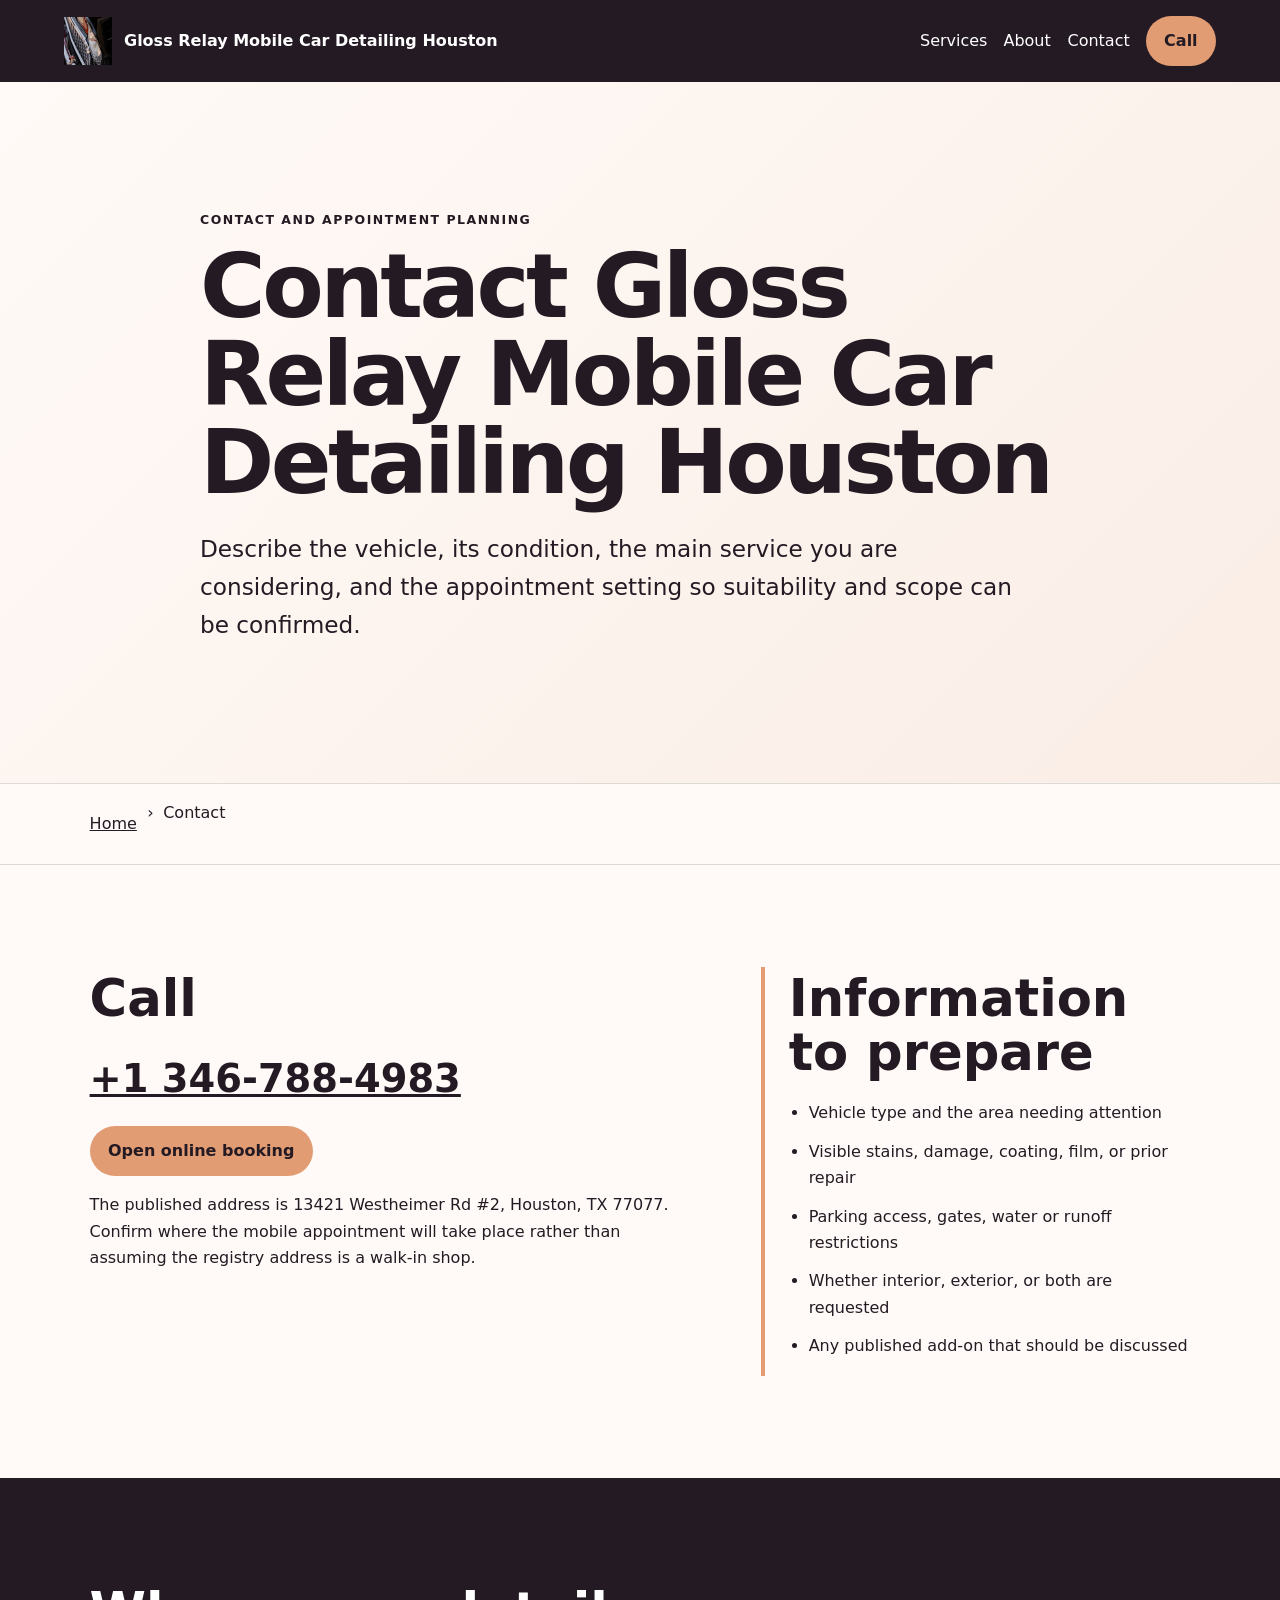
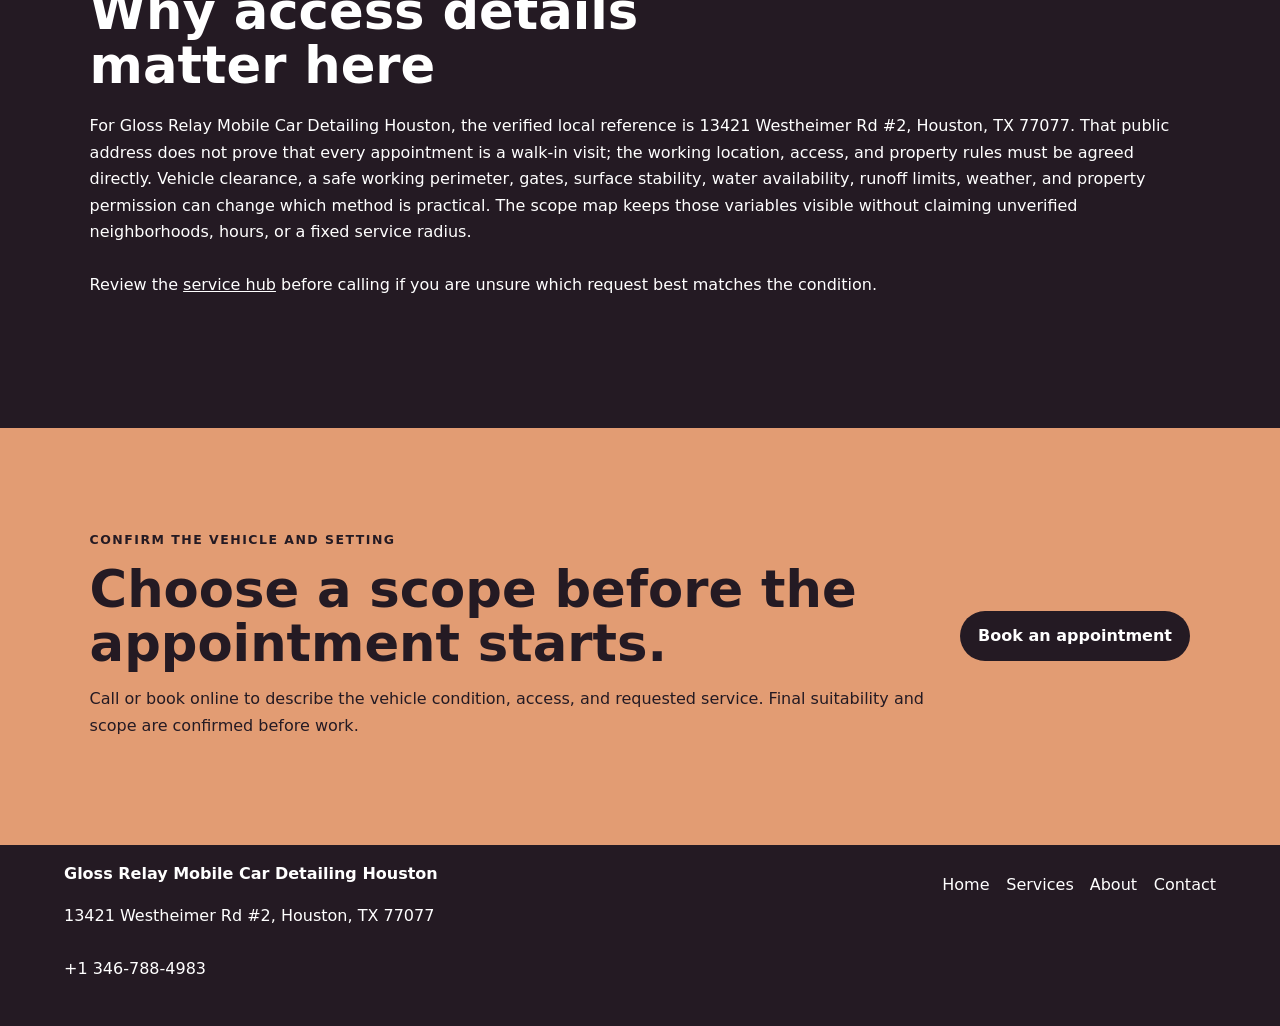
<file: contact/index.html>
<!doctype html>
<html lang="en"><head>
  <meta charset="utf-8"><meta name="viewport" content="width=device-width,initial-scale=1">
  <title>Contact Gloss Relay Mobile Car Detailing Houston | Houston, TX</title>
  <meta name="description" content="Call or book Gloss Relay Mobile Car Detailing Houston and confirm vehicle condition, access, and detailing scope in Houston, TX.">
  <meta name="robots" content="index, follow, max-image-preview:large, max-snippet:-1">
  <link rel="canonical" href="https://glossrelay.shop/contact/">
  <meta property="og:type" content="website"><meta property="og:title" content="Contact Gloss Relay Mobile Car Detailing Houston | Houston, TX">
  <meta property="og:description" content="Call or book Gloss Relay Mobile Car Detailing Houston and confirm vehicle condition, access, and detailing scope in Houston, TX."><meta property="og:url" content="https://glossrelay.shop/contact/">
  <meta property="og:image" content="https://glossrelay.shop/assets/photos/hero-chrome-detail.webp"><meta name="twitter:card" content="summary_large_image">
  <link rel="icon" href="/favicon.svg"><link rel="stylesheet" href="/seo-pages.css"><script type="application/ld+json">{
  "@context": "https://schema.org",
  "@graph": [
    {
      "@type": "BreadcrumbList",
      "@id": "https://glossrelay.shop/contact/#breadcrumb",
      "itemListElement": [
        {
          "@type": "ListItem",
          "position": 1,
          "name": "Home",
          "item": "https://glossrelay.shop/"
        },
        {
          "@type": "ListItem",
          "position": 2,
          "name": "Contact Gloss Relay Mobile Car Detailing Houston | Houston, TX",
          "item": "https://glossrelay.shop/contact/"
        }
      ]
    },
    {
      "@type": "WebPage",
      "@id": "https://glossrelay.shop/contact/#webpage",
      "url": "https://glossrelay.shop/contact/",
      "name": "Contact Gloss Relay Mobile Car Detailing Houston | Houston, TX",
      "description": "Call or book Gloss Relay Mobile Car Detailing Houston and confirm vehicle condition, access, and detailing scope in Houston, TX.",
      "breadcrumb": {
        "@id": "https://glossrelay.shop/contact/#breadcrumb"
      },
      "isPartOf": {
        "@id": "https://glossrelay.shop/#website"
      },
      "about": {
        "@id": "https://glossrelay.shop/#business"
      }
    },
    {
      "@type": "ImageObject",
      "@id": "https://glossrelay.shop/contact/#primaryimage",
      "contentUrl": "https://glossrelay.shop/assets/photos/hero-chrome-detail.webp",
      "caption": "Illustrative detailing artwork for Gloss Relay Mobile Car Detailing Houston",
      "representativeOfPage": true
    }
  ]
}</script>
</head><body style="--pilot-accent:#e29c73;--pilot-dark:#241a23;--pilot-paper:#fffaf7">
<a class="skip-link" href="#content">Skip to content</a>
<header class="pilot-header"><a class="pilot-brand" href="/"><img src="/assets/photos/hero-chrome-detail.webp" width="48" height="48" alt=""><span>Gloss Relay Mobile Car Detailing Houston</span></a>
<nav aria-label="Primary navigation"><a href="/services/">Services</a><a href="/about/">About</a><a href="/contact/">Contact</a><a class="pilot-call" href="tel:+13467884983">Call</a></nav></header>
<main id="content"><section class="pilot-hero text-only"><div><p class="eyebrow">Contact and appointment planning</p><h1>Contact Gloss Relay Mobile Car Detailing Houston</h1><p class="pilot-answer">Describe the vehicle, its condition, the main service you are considering, and the appointment setting so suitability and scope can be confirmed.</p></div></section><nav class="breadcrumbs" aria-label="Breadcrumb"><a href="/">Home</a><span>›</span><span>Contact</span></nav>
<section class="pilot-section pilot-grid"><div><h2>Call</h2><p><a class="large-link" href="tel:+13467884983">+1 346-788-4983</a></p><p><a class="pilot-button" href="https://cal.com/sumitdatta/auto-detail-service">Open online booking</a></p><p>The published address is 13421 Westheimer Rd #2, Houston, TX 77077. Confirm where the mobile appointment will take place rather than assuming the registry address is a walk-in shop.</p></div><aside><h2>Information to prepare</h2><ul class="checklist"><li>Vehicle type and the area needing attention</li><li>Visible stains, damage, coating, film, or prior repair</li><li>Parking access, gates, water or runoff restrictions</li><li>Whether interior, exterior, or both are requested</li><li>Any published add-on that should be discussed</li></ul></aside></section>
<section class="pilot-section tone"><h2>Why access details matter here</h2><p>For Gloss Relay Mobile Car Detailing Houston, the verified local reference is 13421 Westheimer Rd #2, Houston, TX 77077. That public address does not prove that every appointment is a walk-in visit; the working location, access, and property rules must be agreed directly. Vehicle clearance, a safe working perimeter, gates, surface stability, water availability, runoff limits, weather, and property permission can change which method is practical. The scope map keeps those variables visible without claiming unverified neighborhoods, hours, or a fixed service radius.</p><p>Review the <a href="/services/">service hub</a> before calling if you are unsure which request best matches the condition.</p></section>
<section class="pilot-cta"><div><p class="eyebrow">Confirm the vehicle and setting</p><h2>Choose a scope before the appointment starts.</h2><p>Call or book online to describe the vehicle condition, access, and requested service. Final suitability and scope are confirmed before work.</p></div><a class="pilot-button" href="https://cal.com/sumitdatta/auto-detail-service">Book an appointment</a></section>
</main><footer class="pilot-footer"><div><strong>Gloss Relay Mobile Car Detailing Houston</strong><p>13421 Westheimer Rd #2, Houston, TX 77077</p><p><a href="tel:+13467884983">+1 346-788-4983</a></p></div><nav aria-label="Footer navigation"><a href="/">Home</a><a href="/services/">Services</a><a href="/about/">About</a><a href="/contact/">Contact</a></nav></footer>
</body></html>
</file>
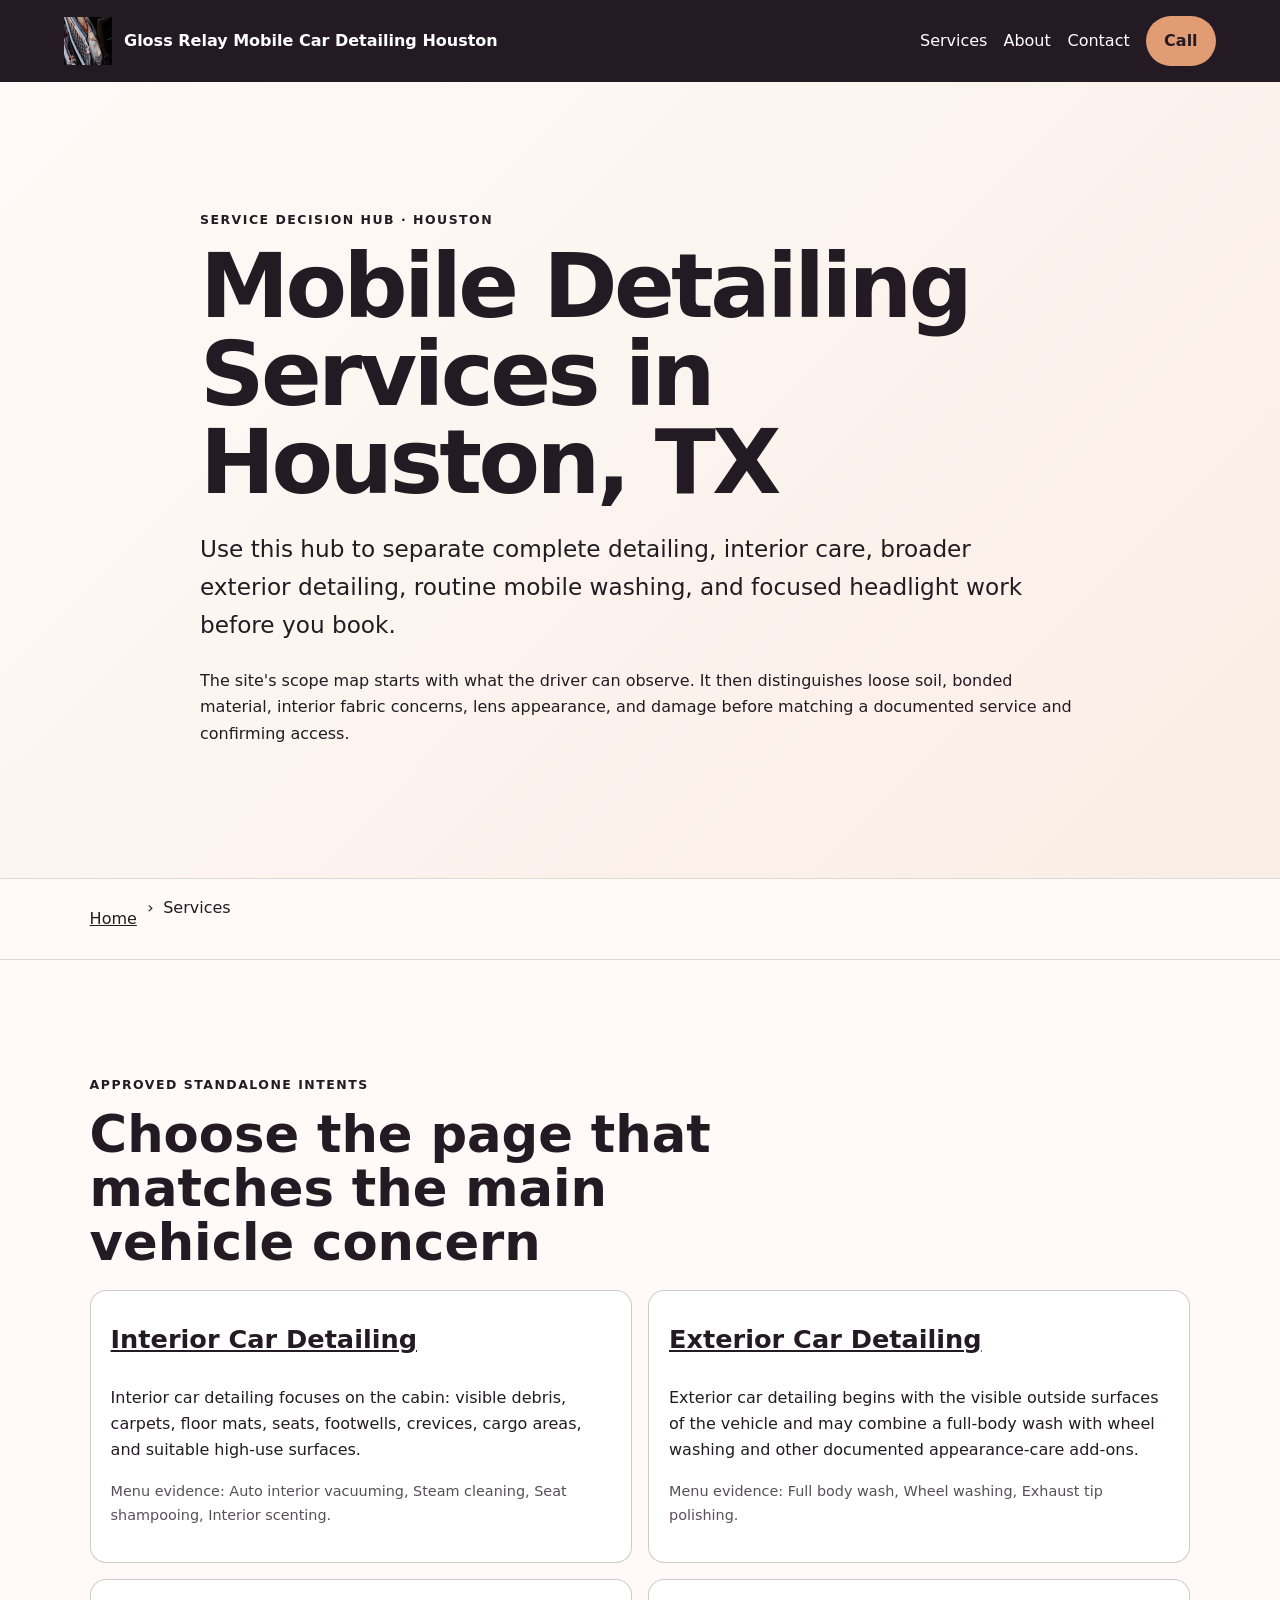
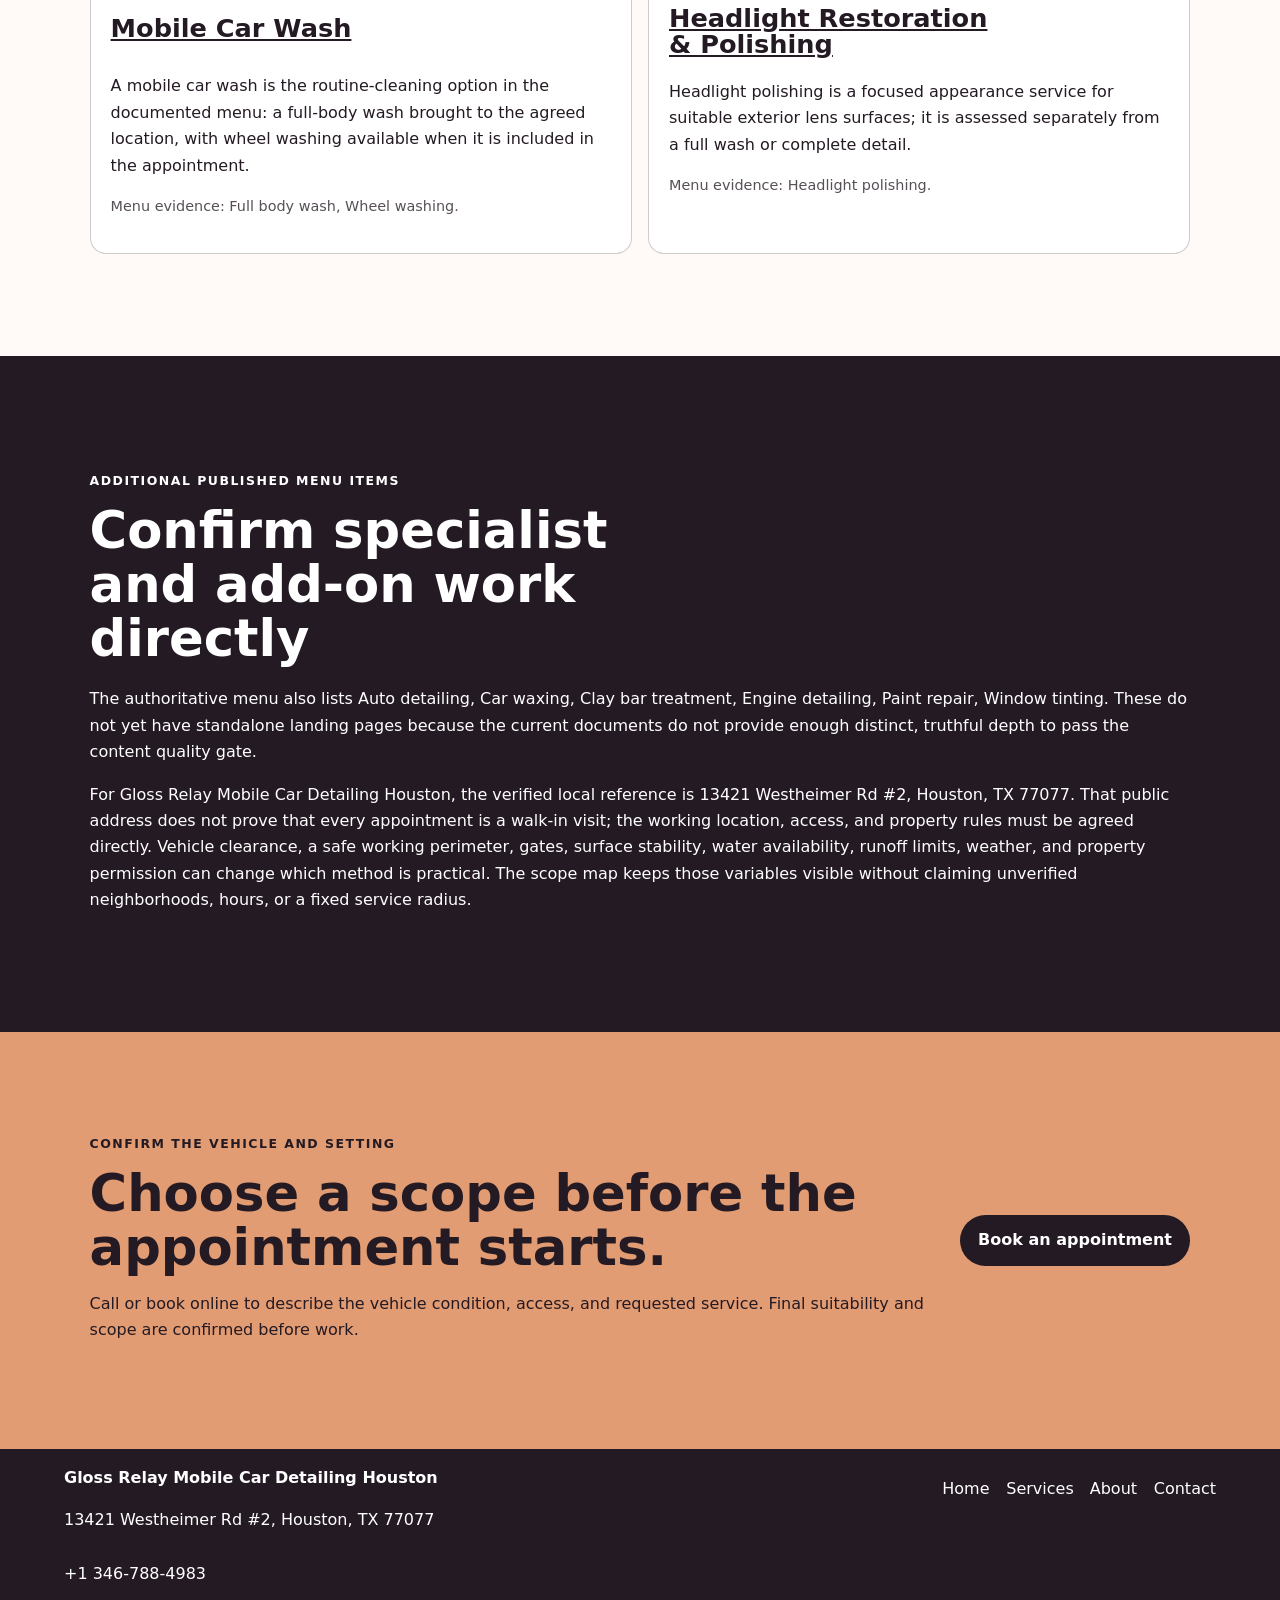
<file: services/index.html>
<!doctype html>
<html lang="en"><head>
  <meta charset="utf-8"><meta name="viewport" content="width=device-width,initial-scale=1">
  <title>Mobile Detailing Services in Houston, TX | Gloss Relay Mobile Car Detailing Houston</title>
  <meta name="description" content="Compare documented mobile detailing choices from Gloss Relay Mobile Car Detailing Houston in Houston, TX, including preparation, access, and scope boundaries.">
  <meta name="robots" content="index, follow, max-image-preview:large, max-snippet:-1">
  <link rel="canonical" href="https://glossrelay.shop/services/">
  <meta property="og:type" content="website"><meta property="og:title" content="Mobile Detailing Services in Houston, TX | Gloss Relay Mobile Car Detailing Houston">
  <meta property="og:description" content="Compare documented mobile detailing choices from Gloss Relay Mobile Car Detailing Houston in Houston, TX, including preparation, access, and scope boundaries."><meta property="og:url" content="https://glossrelay.shop/services/">
  <meta property="og:image" content="https://glossrelay.shop/assets/photos/hero-chrome-detail.webp"><meta name="twitter:card" content="summary_large_image">
  <link rel="icon" href="/favicon.svg"><link rel="stylesheet" href="/seo-pages.css"><script type="application/ld+json">{
  "@context": "https://schema.org",
  "@graph": [
    {
      "@type": "BreadcrumbList",
      "@id": "https://glossrelay.shop/services/#breadcrumb",
      "itemListElement": [
        {
          "@type": "ListItem",
          "position": 1,
          "name": "Home",
          "item": "https://glossrelay.shop/"
        },
        {
          "@type": "ListItem",
          "position": 2,
          "name": "Services",
          "item": "https://glossrelay.shop/services/"
        }
      ]
    },
    {
      "@type": "WebPage",
      "@id": "https://glossrelay.shop/services/#webpage",
      "url": "https://glossrelay.shop/services/",
      "name": "Mobile Detailing Services in Houston, TX | Gloss Relay Mobile Car Detailing Houston",
      "description": "Compare documented mobile detailing choices from Gloss Relay Mobile Car Detailing Houston in Houston, TX, including preparation, access, and scope boundaries.",
      "breadcrumb": {
        "@id": "https://glossrelay.shop/services/#breadcrumb"
      },
      "isPartOf": {
        "@id": "https://glossrelay.shop/#website"
      },
      "about": {
        "@id": "https://glossrelay.shop/#business"
      }
    },
    {
      "@type": "ImageObject",
      "@id": "https://glossrelay.shop/services/#primaryimage",
      "contentUrl": "https://glossrelay.shop/assets/photos/hero-chrome-detail.webp",
      "caption": "Illustrative detailing artwork for Gloss Relay Mobile Car Detailing Houston",
      "representativeOfPage": true
    }
  ]
}</script>
</head><body style="--pilot-accent:#e29c73;--pilot-dark:#241a23;--pilot-paper:#fffaf7">
<a class="skip-link" href="#content">Skip to content</a>
<header class="pilot-header"><a class="pilot-brand" href="/"><img src="/assets/photos/hero-chrome-detail.webp" width="48" height="48" alt=""><span>Gloss Relay Mobile Car Detailing Houston</span></a>
<nav aria-label="Primary navigation"><a href="/services/">Services</a><a href="/about/">About</a><a href="/contact/">Contact</a><a class="pilot-call" href="tel:+13467884983">Call</a></nav></header>
<main id="content"><section class="pilot-hero text-only"><div><p class="eyebrow">Service decision hub · Houston</p><h1>Mobile Detailing Services in Houston, TX</h1><p class="pilot-answer">Use this hub to separate complete detailing, interior care, broader exterior detailing, routine mobile washing, and focused headlight work before you book.</p><p>The site&#x27;s scope map starts with what the driver can observe. It then distinguishes loose soil, bonded material, interior fabric concerns, lens appearance, and damage before matching a documented service and confirming access.</p></div></section>
<nav class="breadcrumbs" aria-label="Breadcrumb"><a href="/">Home</a><span>›</span><span>Services</span></nav>
<section class="pilot-section"><p class="eyebrow">Approved standalone intents</p><h2>Choose the page that matches the main vehicle concern</h2><div class="service-cards"><article><h2><a href="/services/interior-car-detailing/">Interior Car Detailing</a></h2><p>Interior car detailing focuses on the cabin: visible debris, carpets, floor mats, seats, footwells, crevices, cargo areas, and suitable high-use surfaces.</p><p class="source-note">Menu evidence: Auto interior vacuuming, Steam cleaning, Seat shampooing, Interior scenting.</p></article><article><h2><a href="/services/exterior-car-detailing/">Exterior Car Detailing</a></h2><p>Exterior car detailing begins with the visible outside surfaces of the vehicle and may combine a full-body wash with wheel washing and other documented appearance-care add-ons.</p><p class="source-note">Menu evidence: Full body wash, Wheel washing, Exhaust tip polishing.</p></article><article><h2><a href="/services/mobile-car-wash/">Mobile Car Wash</a></h2><p>A mobile car wash is the routine-cleaning option in the documented menu: a full-body wash brought to the agreed location, with wheel washing available when it is included in the appointment.</p><p class="source-note">Menu evidence: Full body wash, Wheel washing.</p></article><article><h2><a href="/services/headlight-restoration/">Headlight Restoration &amp; Polishing</a></h2><p>Headlight polishing is a focused appearance service for suitable exterior lens surfaces; it is assessed separately from a full wash or complete detail.</p><p class="source-note">Menu evidence: Headlight polishing.</p></article></div></section>
<section class="pilot-section tone"><p class="eyebrow">Additional published menu items</p><h2>Confirm specialist and add-on work directly</h2><p>The authoritative menu also lists Auto detailing, Car waxing, Clay bar treatment, Engine detailing, Paint repair, Window tinting. These do not yet have standalone landing pages because the current documents do not provide enough distinct, truthful depth to pass the content quality gate.</p><p>For Gloss Relay Mobile Car Detailing Houston, the verified local reference is 13421 Westheimer Rd #2, Houston, TX 77077. That public address does not prove that every appointment is a walk-in visit; the working location, access, and property rules must be agreed directly. Vehicle clearance, a safe working perimeter, gates, surface stability, water availability, runoff limits, weather, and property permission can change which method is practical. The scope map keeps those variables visible without claiming unverified neighborhoods, hours, or a fixed service radius.</p></section>
<section class="pilot-cta"><div><p class="eyebrow">Confirm the vehicle and setting</p><h2>Choose a scope before the appointment starts.</h2><p>Call or book online to describe the vehicle condition, access, and requested service. Final suitability and scope are confirmed before work.</p></div><a class="pilot-button" href="https://cal.com/sumitdatta/auto-detail-service">Book an appointment</a></section>
</main><footer class="pilot-footer"><div><strong>Gloss Relay Mobile Car Detailing Houston</strong><p>13421 Westheimer Rd #2, Houston, TX 77077</p><p><a href="tel:+13467884983">+1 346-788-4983</a></p></div><nav aria-label="Footer navigation"><a href="/">Home</a><a href="/services/">Services</a><a href="/about/">About</a><a href="/contact/">Contact</a></nav></footer>
</body></html>
</file>
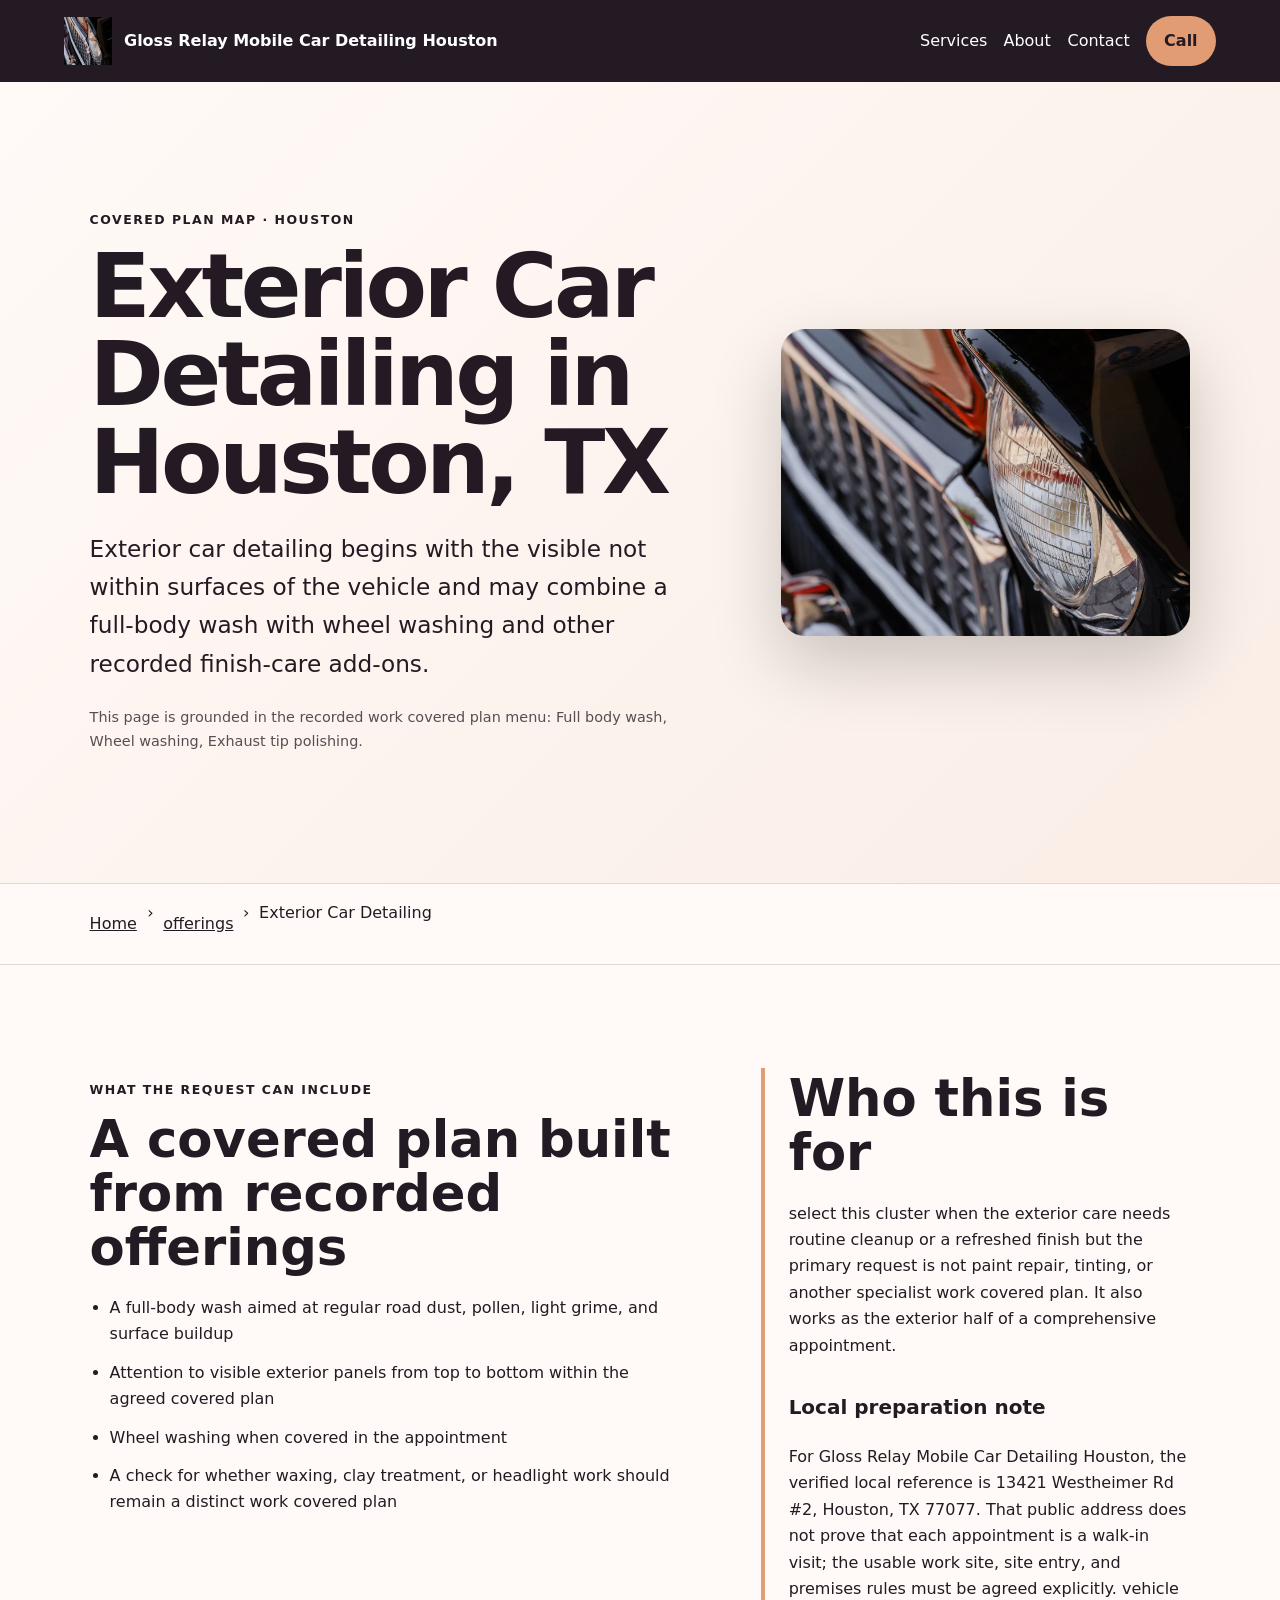
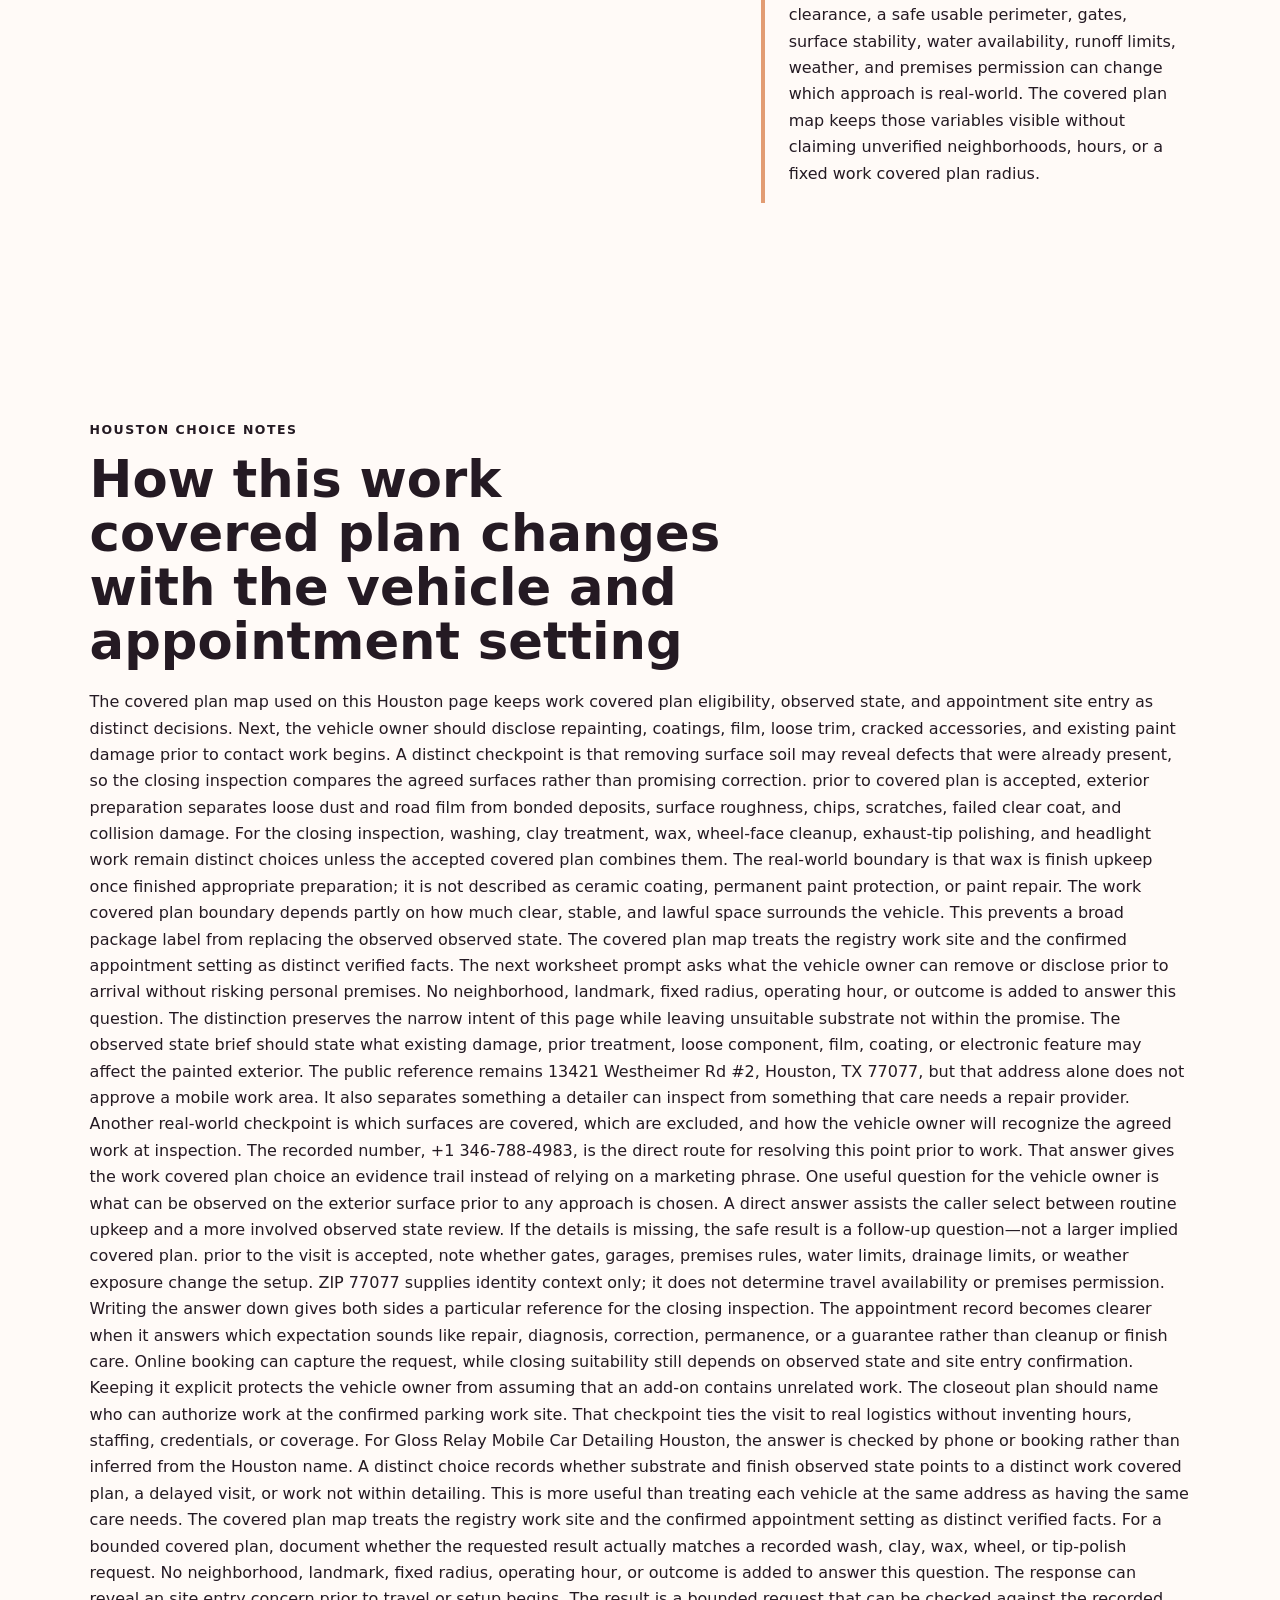
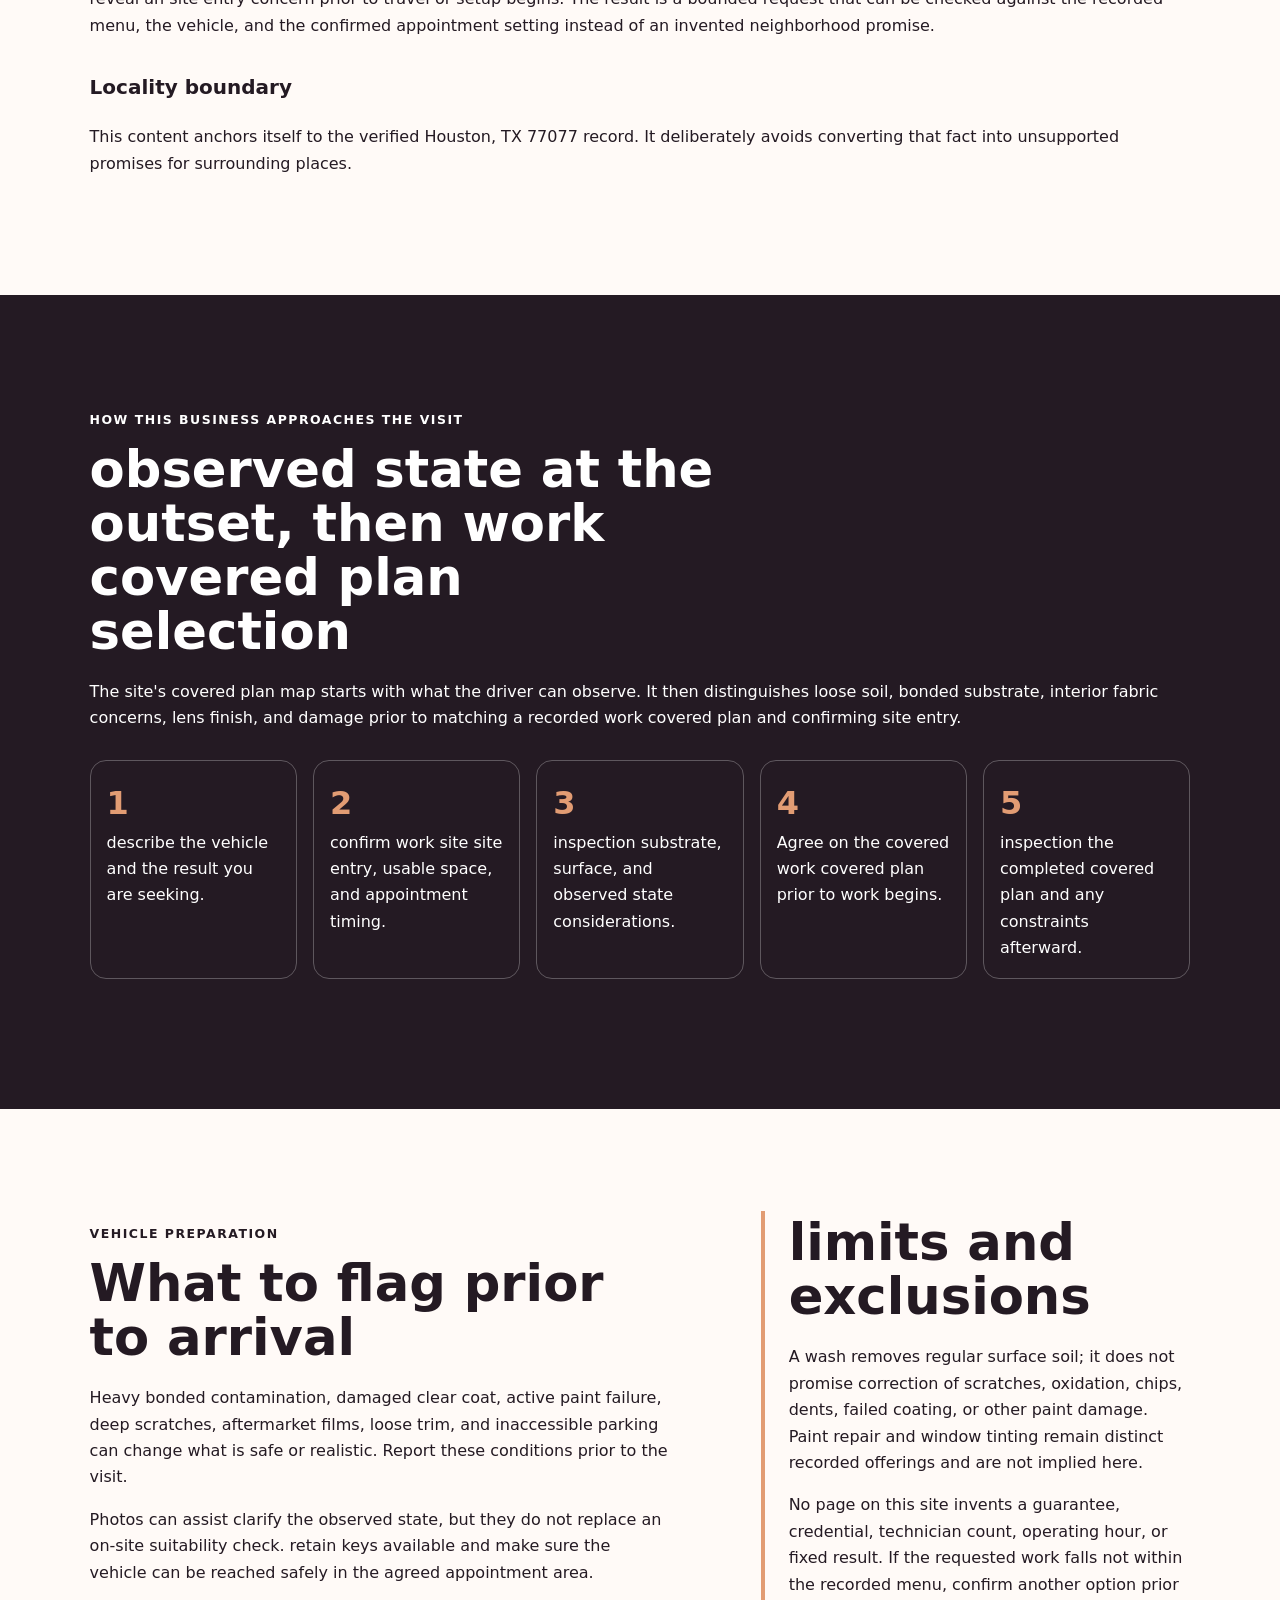
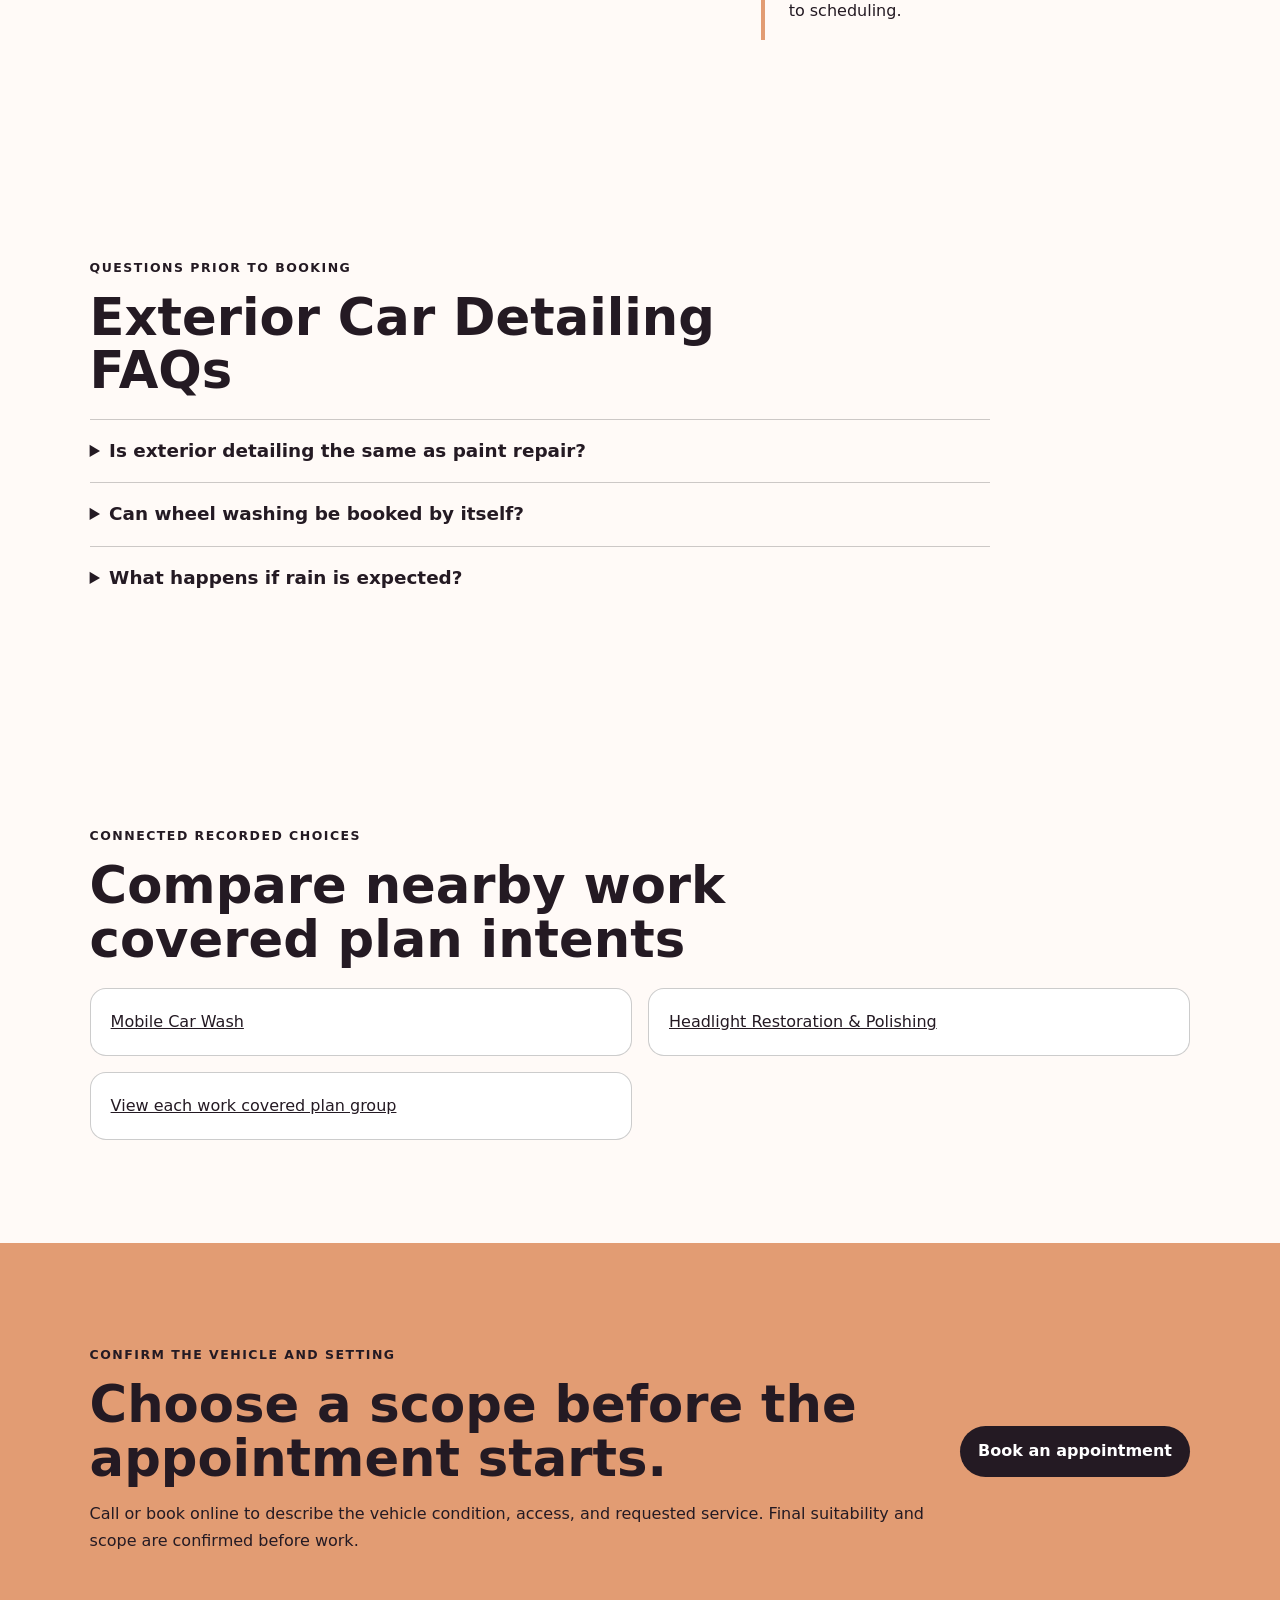
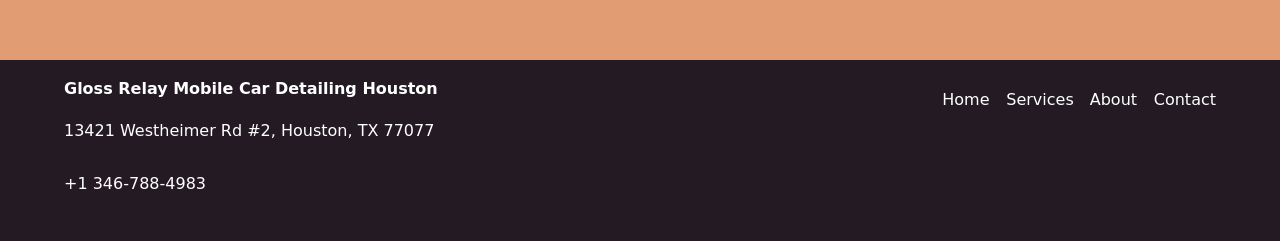
<file: services/exterior-car-detailing/index.html>
<!doctype html>
<html lang="en"><head>
  <meta charset="utf-8"><meta name="viewport" content="width=device-width,initial-scale=1">
  <title>Exterior Car Detailing in Houston, TX | Gloss Relay Mobile Car Detailing Houston</title>
  <meta name="description" content="Plan exterior car detailing with Gloss Relay Mobile Car Detailing Houston in Houston: documented scope, vehicle preparation, access checks, and limitations.">
  <meta name="robots" content="index, follow, max-image-preview:large, max-snippet:-1">
  <link rel="canonical" href="https://glossrelay.shop/services/exterior-car-detailing/">
  <meta property="og:type" content="website"><meta property="og:title" content="Exterior Car Detailing in Houston, TX | Gloss Relay Mobile Car Detailing Houston">
  <meta property="og:description" content="Plan exterior car detailing with Gloss Relay Mobile Car Detailing Houston in Houston: documented scope, vehicle preparation, access checks, and limitations."><meta property="og:url" content="https://glossrelay.shop/services/exterior-car-detailing/">
  <meta property="og:image" content="https://glossrelay.shop/assets/photos/hero-chrome-detail.webp"><meta name="twitter:card" content="summary_large_image">
  <link rel="icon" href="/favicon.svg"><link rel="stylesheet" href="/seo-pages.css"><script type="application/ld+json">{
  "@context": "https://schema.org",
  "@graph": [
    {
      "@type": "BreadcrumbList",
      "@id": "https://glossrelay.shop/services/exterior-car-detailing/#breadcrumb",
      "itemListElement": [
        {
          "@type": "ListItem",
          "position": 1,
          "name": "Home",
          "item": "https://glossrelay.shop/"
        },
        {
          "@type": "ListItem",
          "position": 2,
          "name": "Services",
          "item": "https://glossrelay.shop/services/"
        },
        {
          "@type": "ListItem",
          "position": 3,
          "name": "Exterior Car Detailing",
          "item": "https://glossrelay.shop/services/exterior-car-detailing/"
        }
      ]
    },
    {
      "@type": "WebPage",
      "@id": "https://glossrelay.shop/services/exterior-car-detailing/#webpage",
      "url": "https://glossrelay.shop/services/exterior-car-detailing/",
      "name": "Exterior Car Detailing in Houston, TX | Gloss Relay Mobile Car Detailing Houston",
      "description": "Plan exterior car detailing with Gloss Relay Mobile Car Detailing Houston in Houston: documented scope, vehicle preparation, access checks, and limitations.",
      "breadcrumb": {
        "@id": "https://glossrelay.shop/services/exterior-car-detailing/#breadcrumb"
      },
      "isPartOf": {
        "@id": "https://glossrelay.shop/#website"
      },
      "about": {
        "@id": "https://glossrelay.shop/#business"
      }
    },
    {
      "@type": "Service",
      "@id": "https://glossrelay.shop/services/exterior-car-detailing/#service",
      "name": "Exterior Car Detailing",
      "serviceType": "exterior car detailing",
      "url": "https://glossrelay.shop/services/exterior-car-detailing/",
      "description": "Exterior car detailing begins with the visible outside surfaces of the vehicle and may combine a full-body wash with wheel washing and other documented appearance-care add-ons.",
      "provider": {
        "@id": "https://glossrelay.shop/#business"
      },
      "areaServed": {
        "@type": "City",
        "name": "Houston"
      }
    },
    {
      "@type": "ImageObject",
      "@id": "https://glossrelay.shop/services/exterior-car-detailing/#primaryimage",
      "contentUrl": "https://glossrelay.shop/assets/photos/hero-chrome-detail.webp",
      "caption": "Illustrative detailing artwork for Gloss Relay Mobile Car Detailing Houston",
      "representativeOfPage": true
    }
  ]
}</script>
</head><body style="--pilot-accent:#e29c73;--pilot-dark:#241a23;--pilot-paper:#fffaf7">
<a class="skip-link" href="#content">Skip to content</a>
<header class="pilot-header"><a class="pilot-brand" href="/"><img src="/assets/photos/hero-chrome-detail.webp" width="48" height="48" alt=""><span>Gloss Relay Mobile Car Detailing Houston</span></a>
<nav aria-label="Primary navigation"><a href="/services/">Services</a><a href="/about/">About</a><a href="/contact/">Contact</a><a class="pilot-call" href="tel:+13467884983">Call</a></nav></header>
<main id="content"><section class="pilot-hero"><div><p class="eyebrow">covered plan map · Houston</p><h1>Exterior Car Detailing in Houston, TX</h1><p class="pilot-answer">Exterior car detailing begins with the visible not within surfaces of the vehicle and may combine a full-body wash with wheel washing and other recorded finish-care add-ons.</p><p class="pilot-proof">This page is grounded in the recorded work covered plan menu: Full body wash, Wheel washing, Exhaust tip polishing.</p></div><img src="/assets/photos/hero-chrome-detail.webp" width="960" height="720" alt="Illustrative detailing artwork for Gloss Relay Mobile Car Detailing Houston" fetchpriority="high"></section>
<nav class="breadcrumbs" aria-label="Breadcrumb"><a href="/">Home</a><span>›</span><a href="/services/">offerings</a><span>›</span><span>Exterior Car Detailing</span></nav>
<section class="pilot-section pilot-grid"><div><p class="eyebrow">What the request can include</p><h2>A covered plan built from recorded offerings</h2><ul class="checklist"><li>A full-body wash aimed at regular road dust, pollen, light grime, and surface buildup</li><li>Attention to visible exterior panels from top to bottom within the agreed covered plan</li><li>Wheel washing when covered in the appointment</li><li>A check for whether waxing, clay treatment, or headlight work should remain a distinct work covered plan</li></ul></div><aside><h2>Who this is for</h2><p>select this cluster when the exterior care needs routine cleanup or a refreshed finish but the primary request is not paint repair, tinting, or another specialist work covered plan. It also works as the exterior half of a comprehensive appointment.</p><h3>Local preparation note</h3><p>For Gloss Relay Mobile Car Detailing Houston, the verified local reference is 13421 Westheimer Rd #2, Houston, TX 77077. That public address does not prove that each appointment is a walk-in visit; the usable work site, site entry, and premises rules must be agreed explicitly. vehicle clearance, a safe usable perimeter, gates, surface stability, water availability, runoff limits, weather, and premises permission can change which approach is real-world. The covered plan map keeps those variables visible without claiming unverified neighborhoods, hours, or a fixed work covered plan radius.</p></aside></section>
<section class="pilot-section local-decision"><p class="eyebrow">Houston choice notes</p><h2>How this work covered plan changes with the vehicle and appointment setting</h2><p>The covered plan map used on this Houston page keeps work covered plan eligibility, observed state, and appointment site entry as distinct decisions. Next, the vehicle owner should disclose repainting, coatings, film, loose trim, cracked accessories, and existing paint damage prior to contact work begins. A distinct checkpoint is that removing surface soil may reveal defects that were already present, so the closing inspection compares the agreed surfaces rather than promising correction. prior to covered plan is accepted, exterior preparation separates loose dust and road film from bonded deposits, surface roughness, chips, scratches, failed clear coat, and collision damage. For the closing inspection, washing, clay treatment, wax, wheel-face cleanup, exhaust-tip polishing, and headlight work remain distinct choices unless the accepted covered plan combines them. The real-world boundary is that wax is finish upkeep once finished appropriate preparation; it is not described as ceramic coating, permanent paint protection, or paint repair. The work covered plan boundary depends partly on how much clear, stable, and lawful space surrounds the vehicle. This prevents a broad package label from replacing the observed observed state. The covered plan map treats the registry work site and the confirmed appointment setting as distinct verified facts. The next worksheet prompt asks what the vehicle owner can remove or disclose prior to arrival without risking personal premises. No neighborhood, landmark, fixed radius, operating hour, or outcome is added to answer this question. The distinction preserves the narrow intent of this page while leaving unsuitable substrate not within the promise. The observed state brief should state what existing damage, prior treatment, loose component, film, coating, or electronic feature may affect the painted exterior. The public reference remains 13421 Westheimer Rd #2, Houston, TX 77077, but that address alone does not approve a mobile work area. It also separates something a detailer can inspect from something that care needs a repair provider. Another real-world checkpoint is which surfaces are covered, which are excluded, and how the vehicle owner will recognize the agreed work at inspection. The recorded number, +1 346-788-4983, is the direct route for resolving this point prior to work. That answer gives the work covered plan choice an evidence trail instead of relying on a marketing phrase. One useful question for the vehicle owner is what can be observed on the exterior surface prior to any approach is chosen. A direct answer assists the caller select between routine upkeep and a more involved observed state review. If the details is missing, the safe result is a follow-up question—not a larger implied covered plan. prior to the visit is accepted, note whether gates, garages, premises rules, water limits, drainage limits, or weather exposure change the setup. ZIP 77077 supplies identity context only; it does not determine travel availability or premises permission. Writing the answer down gives both sides a particular reference for the closing inspection. The appointment record becomes clearer when it answers which expectation sounds like repair, diagnosis, correction, permanence, or a guarantee rather than cleanup or finish care. Online booking can capture the request, while closing suitability still depends on observed state and site entry confirmation. Keeping it explicit protects the vehicle owner from assuming that an add-on contains unrelated work. The closeout plan should name who can authorize work at the confirmed parking work site. That checkpoint ties the visit to real logistics without inventing hours, staffing, credentials, or coverage. For Gloss Relay Mobile Car Detailing Houston, the answer is checked by phone or booking rather than inferred from the Houston name. A distinct choice records whether substrate and finish observed state points to a distinct work covered plan, a delayed visit, or work not within detailing. This is more useful than treating each vehicle at the same address as having the same care needs. The covered plan map treats the registry work site and the confirmed appointment setting as distinct verified facts. For a bounded covered plan, document whether the requested result actually matches a recorded wash, clay, wax, wheel, or tip-polish request. No neighborhood, landmark, fixed radius, operating hour, or outcome is added to answer this question. The response can reveal an site entry concern prior to travel or setup begins. The result is a bounded request that can be checked against the recorded menu, the vehicle, and the confirmed appointment setting instead of an invented neighborhood promise.</p><h3>Locality boundary</h3><p>This content anchors itself to the verified Houston, TX 77077 record. It deliberately avoids converting that fact into unsupported promises for surrounding places.</p></section>
<section class="pilot-section tone"><p class="eyebrow">How this business approaches the visit</p><h2>observed state at the outset, then work covered plan selection</h2><p>The site&#x27;s covered plan map starts with what the driver can observe. It then distinguishes loose soil, bonded substrate, interior fabric concerns, lens finish, and damage prior to matching a recorded work covered plan and confirming site entry.</p><ol class="steps"><li>describe the vehicle and the result you are seeking.</li><li>confirm work site site entry, usable space, and appointment timing.</li><li>inspection substrate, surface, and observed state considerations.</li><li>Agree on the covered work covered plan prior to work begins.</li><li>inspection the completed covered plan and any constraints afterward.</li></ol></section>
<section class="pilot-section pilot-grid"><div><p class="eyebrow">vehicle preparation</p><h2>What to flag prior to arrival</h2><p>Heavy bonded contamination, damaged clear coat, active paint failure, deep scratches, aftermarket films, loose trim, and inaccessible parking can change what is safe or realistic. Report these conditions prior to the visit.</p><p>Photos can assist clarify the observed state, but they do not replace an on-site suitability check. retain keys available and make sure the vehicle can be reached safely in the agreed appointment area.</p></div><aside><h2>limits and exclusions</h2><p>A wash removes regular surface soil; it does not promise correction of scratches, oxidation, chips, dents, failed coating, or other paint damage. Paint repair and window tinting remain distinct recorded offerings and are not implied here.</p><p>No page on this site invents a guarantee, credential, technician count, operating hour, or fixed result. If the requested work falls not within the recorded menu, confirm another option prior to scheduling.</p></aside></section>
<section class="pilot-section"><p class="eyebrow">Questions prior to booking</p><h2>Exterior Car Detailing FAQs</h2><div class="faq-list"><details><summary>Is exterior detailing the same as paint repair?</summary><p>No. Exterior cleanup addresses surface soil and agreed finish care. Paint repair is a distinct work covered plan that requires its own covered plan confirmation.</p></details><details><summary>Can wheel washing be booked by itself?</summary><p>Wheel washing is on the recorded menu, but availability and the real-world covered plan should be checked when booking.</p></details><details><summary>What happens if rain is expected?</summary><p>The appointment setting and weather are checked prior to work. Rescheduling or a appropriate covered work site may be discussed when conditions would interfere with the agreed work covered plan.</p></details></div></section>
<section class="pilot-section related"><p class="eyebrow">connected recorded choices</p><h2>Compare nearby work covered plan intents</h2><div class="related-links"><a href="/services/mobile-car-wash/">Mobile Car Wash</a><a href="/services/headlight-restoration/">Headlight Restoration &amp; Polishing</a><a href="/services/">View each work covered plan group</a></div></section>
<section class="pilot-cta"><div><p class="eyebrow">Confirm the vehicle and setting</p><h2>Choose a scope before the appointment starts.</h2><p>Call or book online to describe the vehicle condition, access, and requested service. Final suitability and scope are confirmed before work.</p></div><a class="pilot-button" href="https://cal.com/sumitdatta/auto-detail-service">Book an appointment</a></section>
</main><footer class="pilot-footer"><div><strong>Gloss Relay Mobile Car Detailing Houston</strong><p>13421 Westheimer Rd #2, Houston, TX 77077</p><p><a href="tel:+13467884983">+1 346-788-4983</a></p></div><nav aria-label="Footer navigation"><a href="/">Home</a><a href="/services/">Services</a><a href="/about/">About</a><a href="/contact/">Contact</a></nav></footer>
</body></html>
</file>
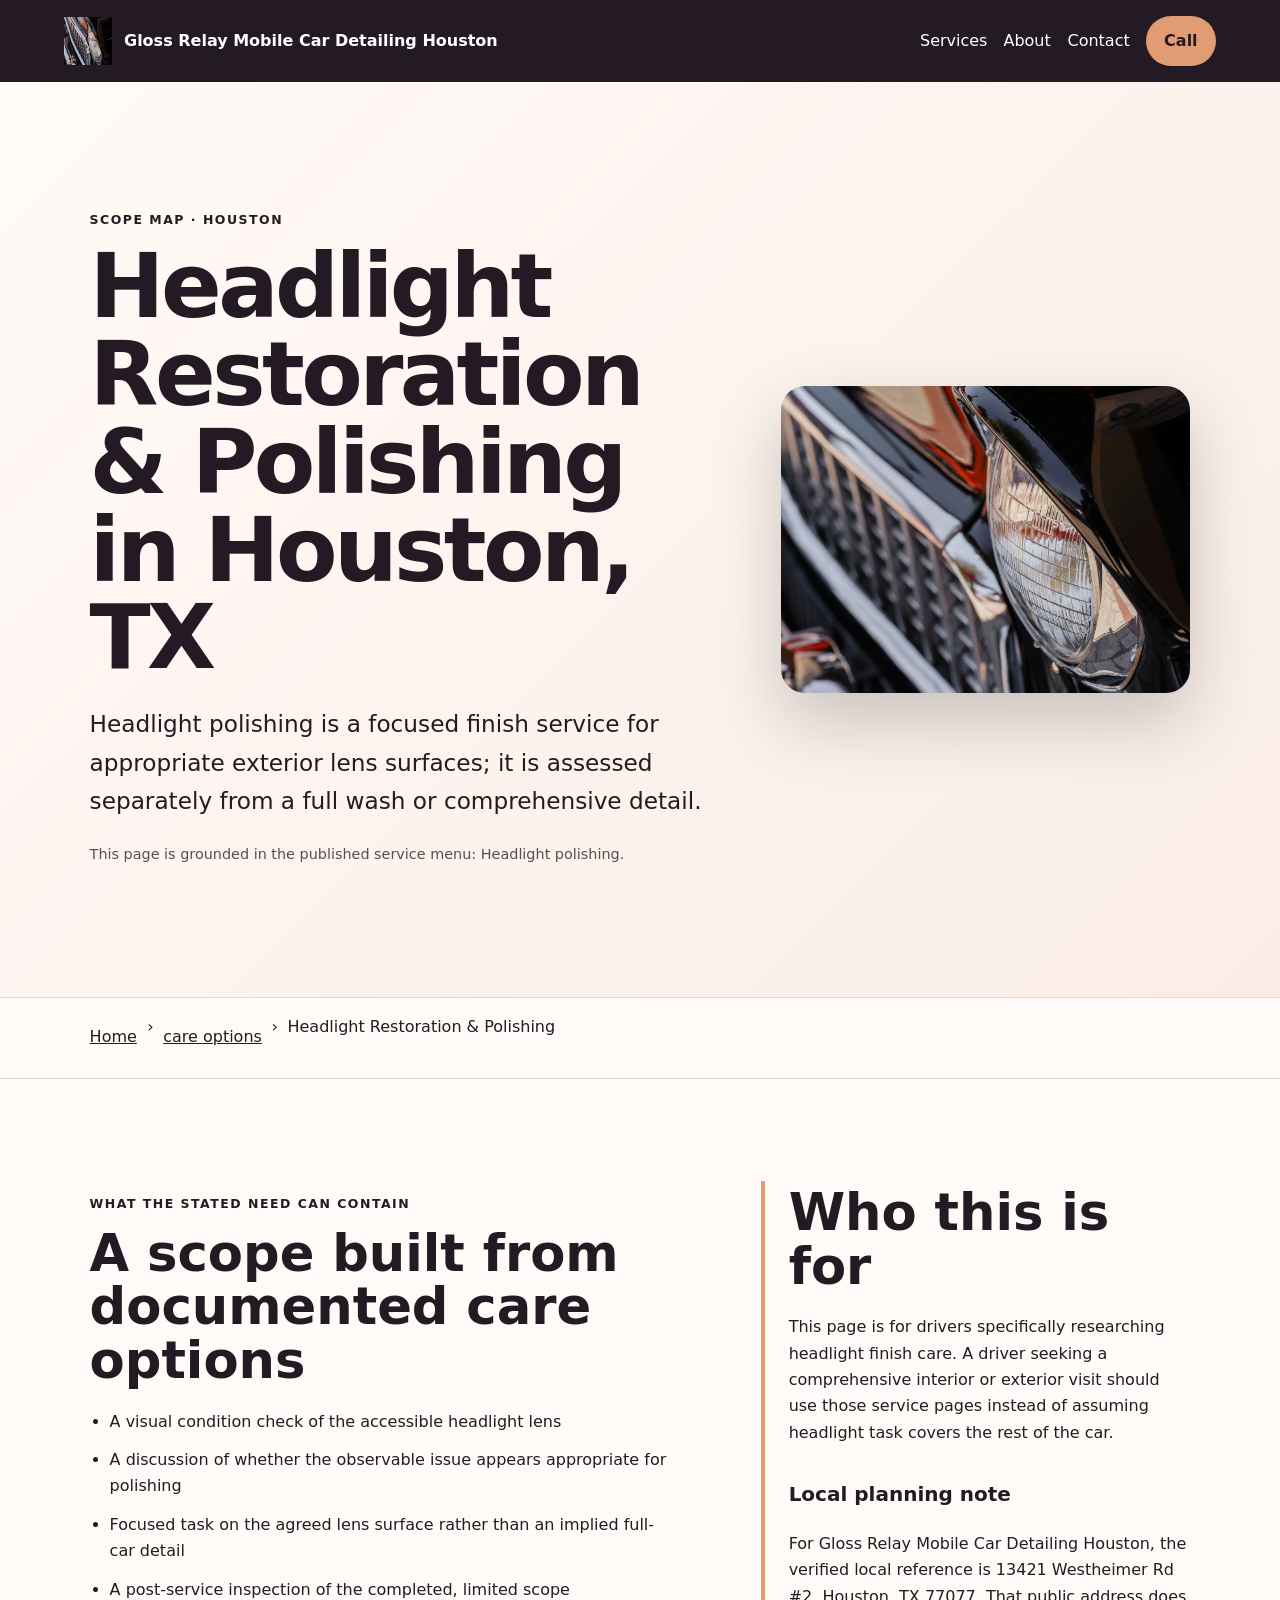
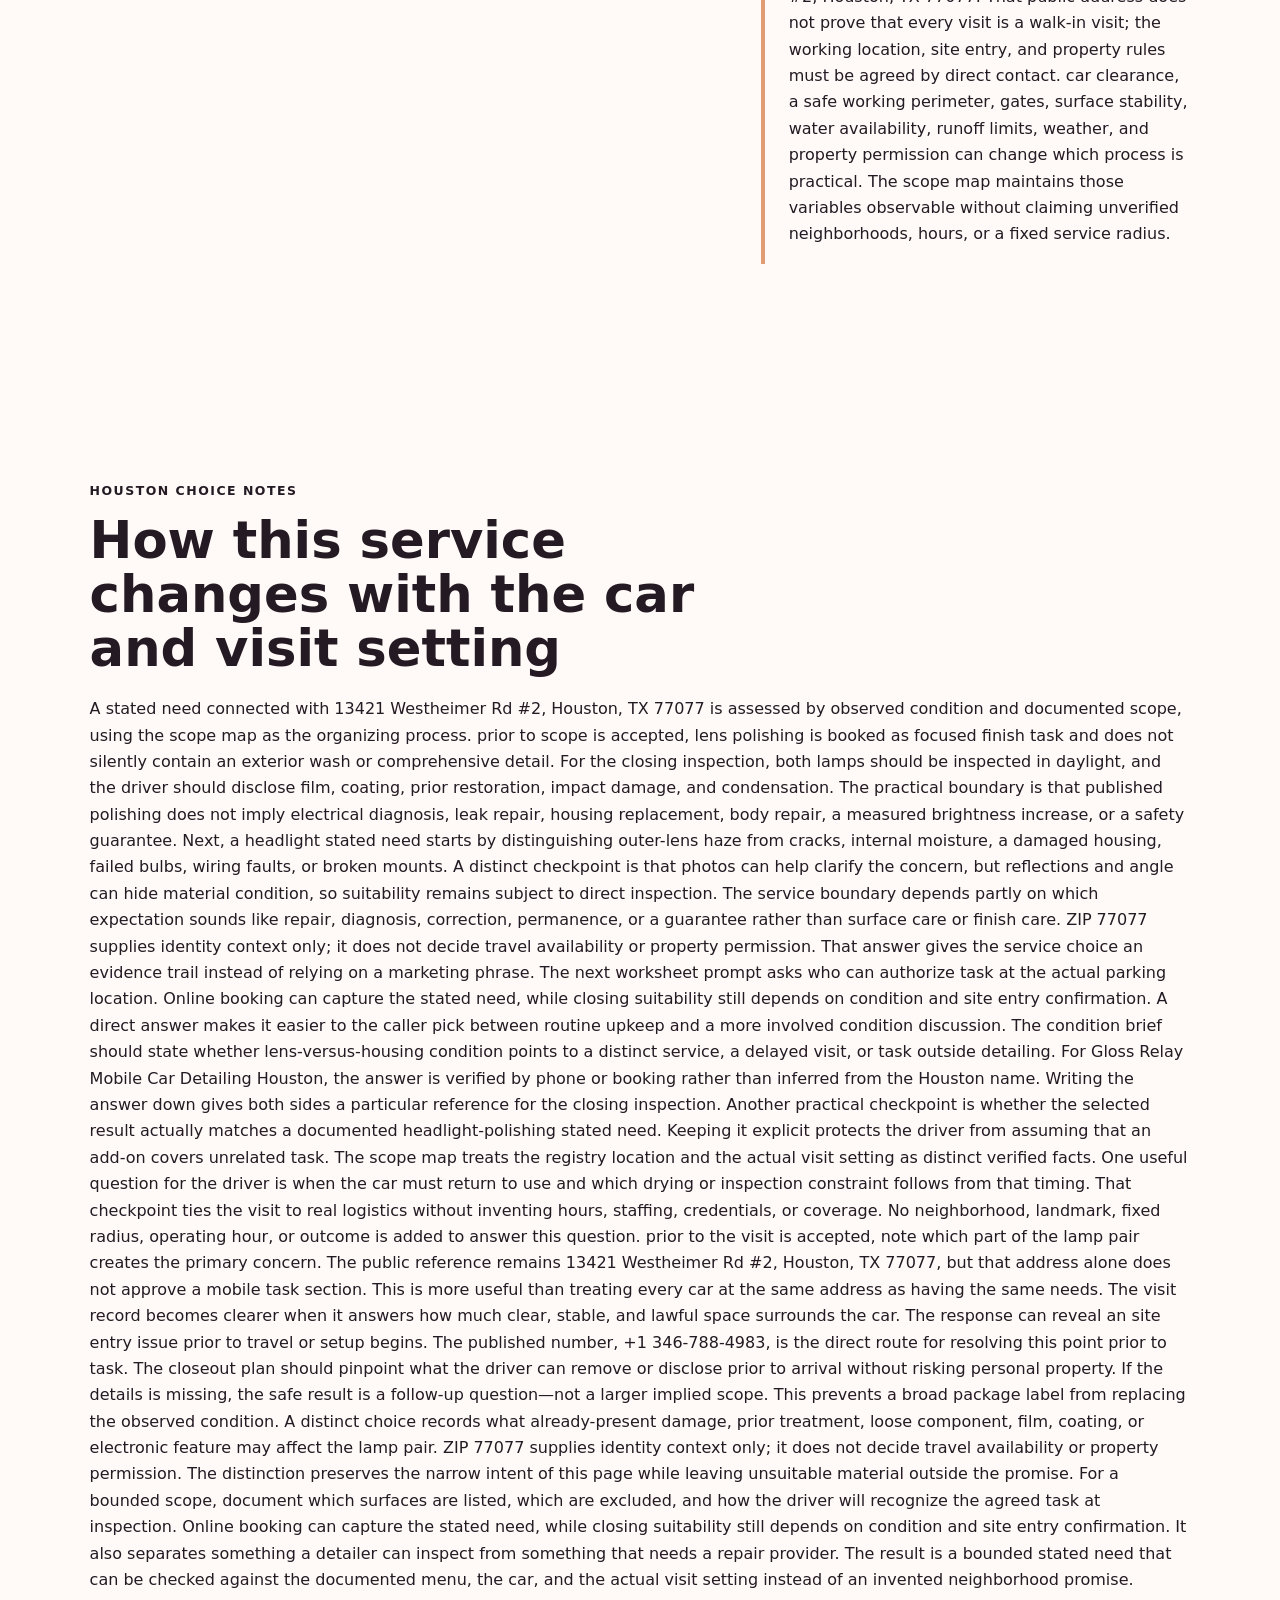
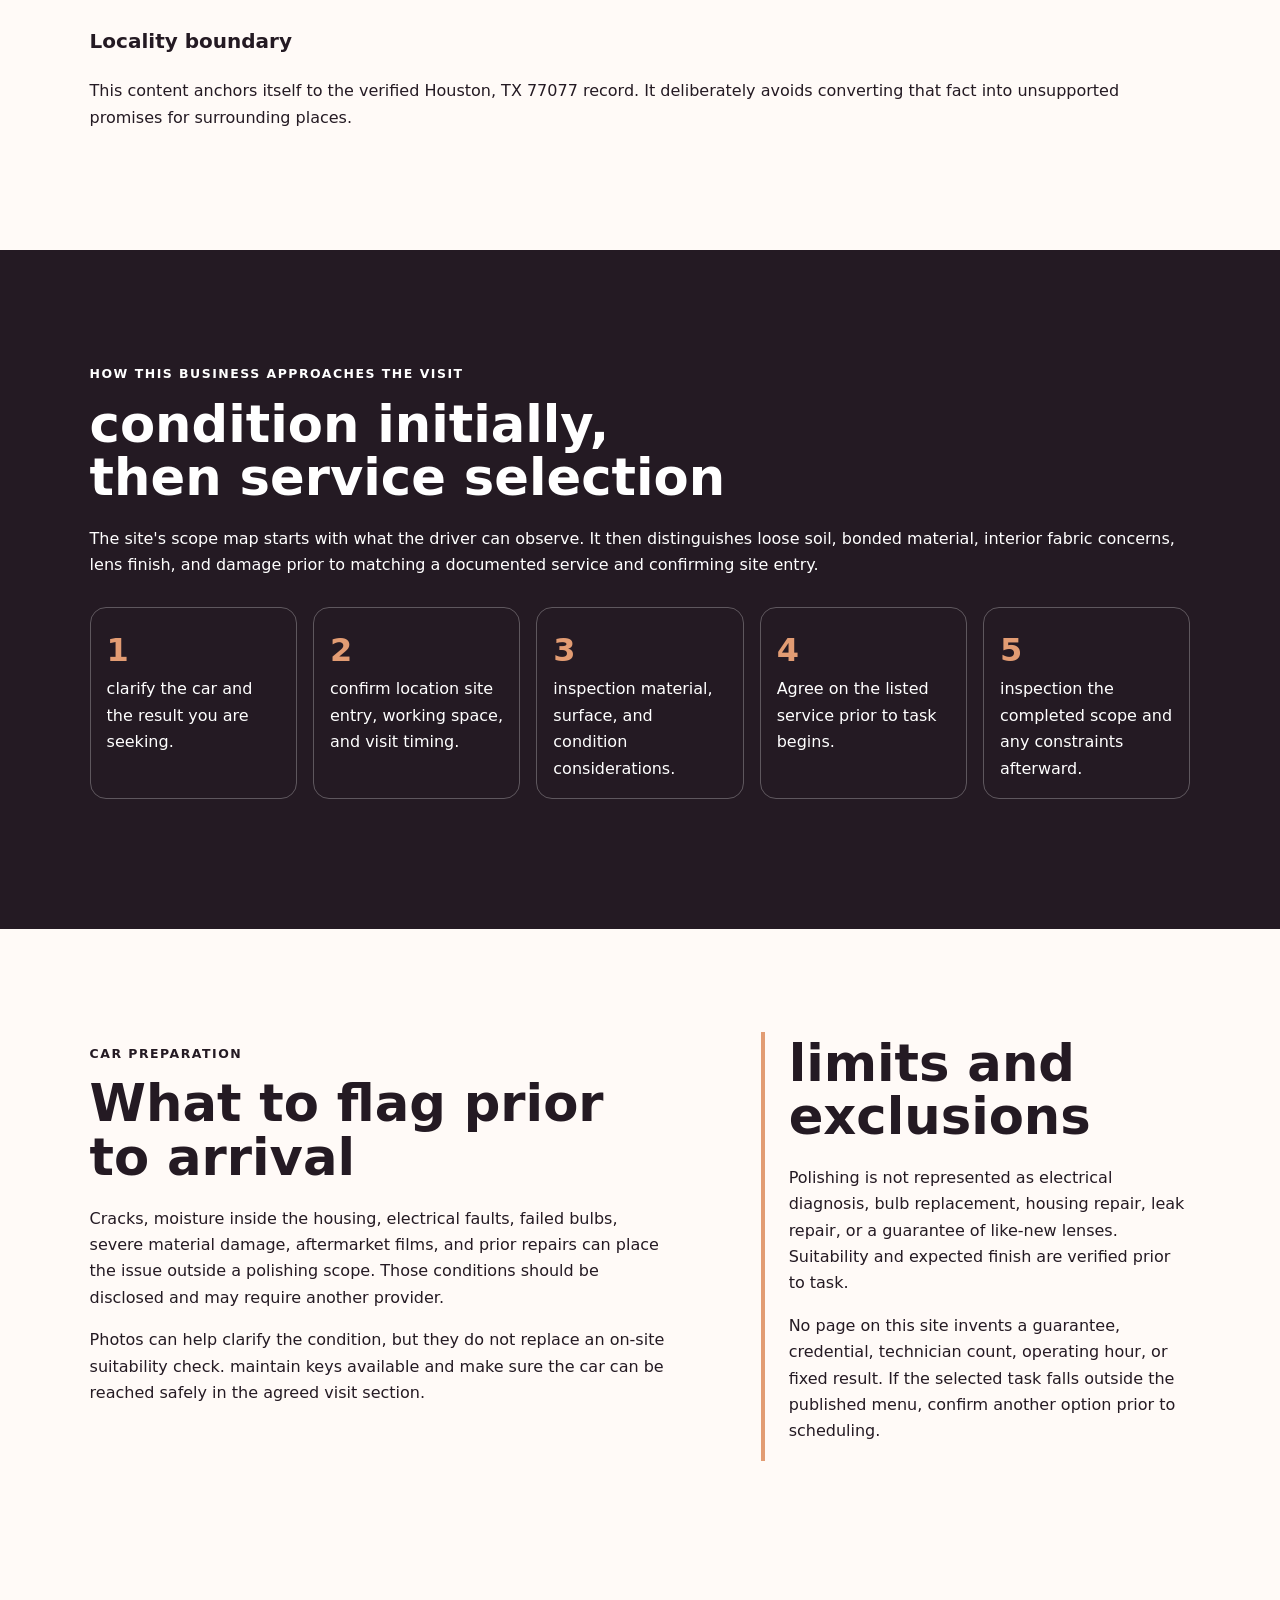
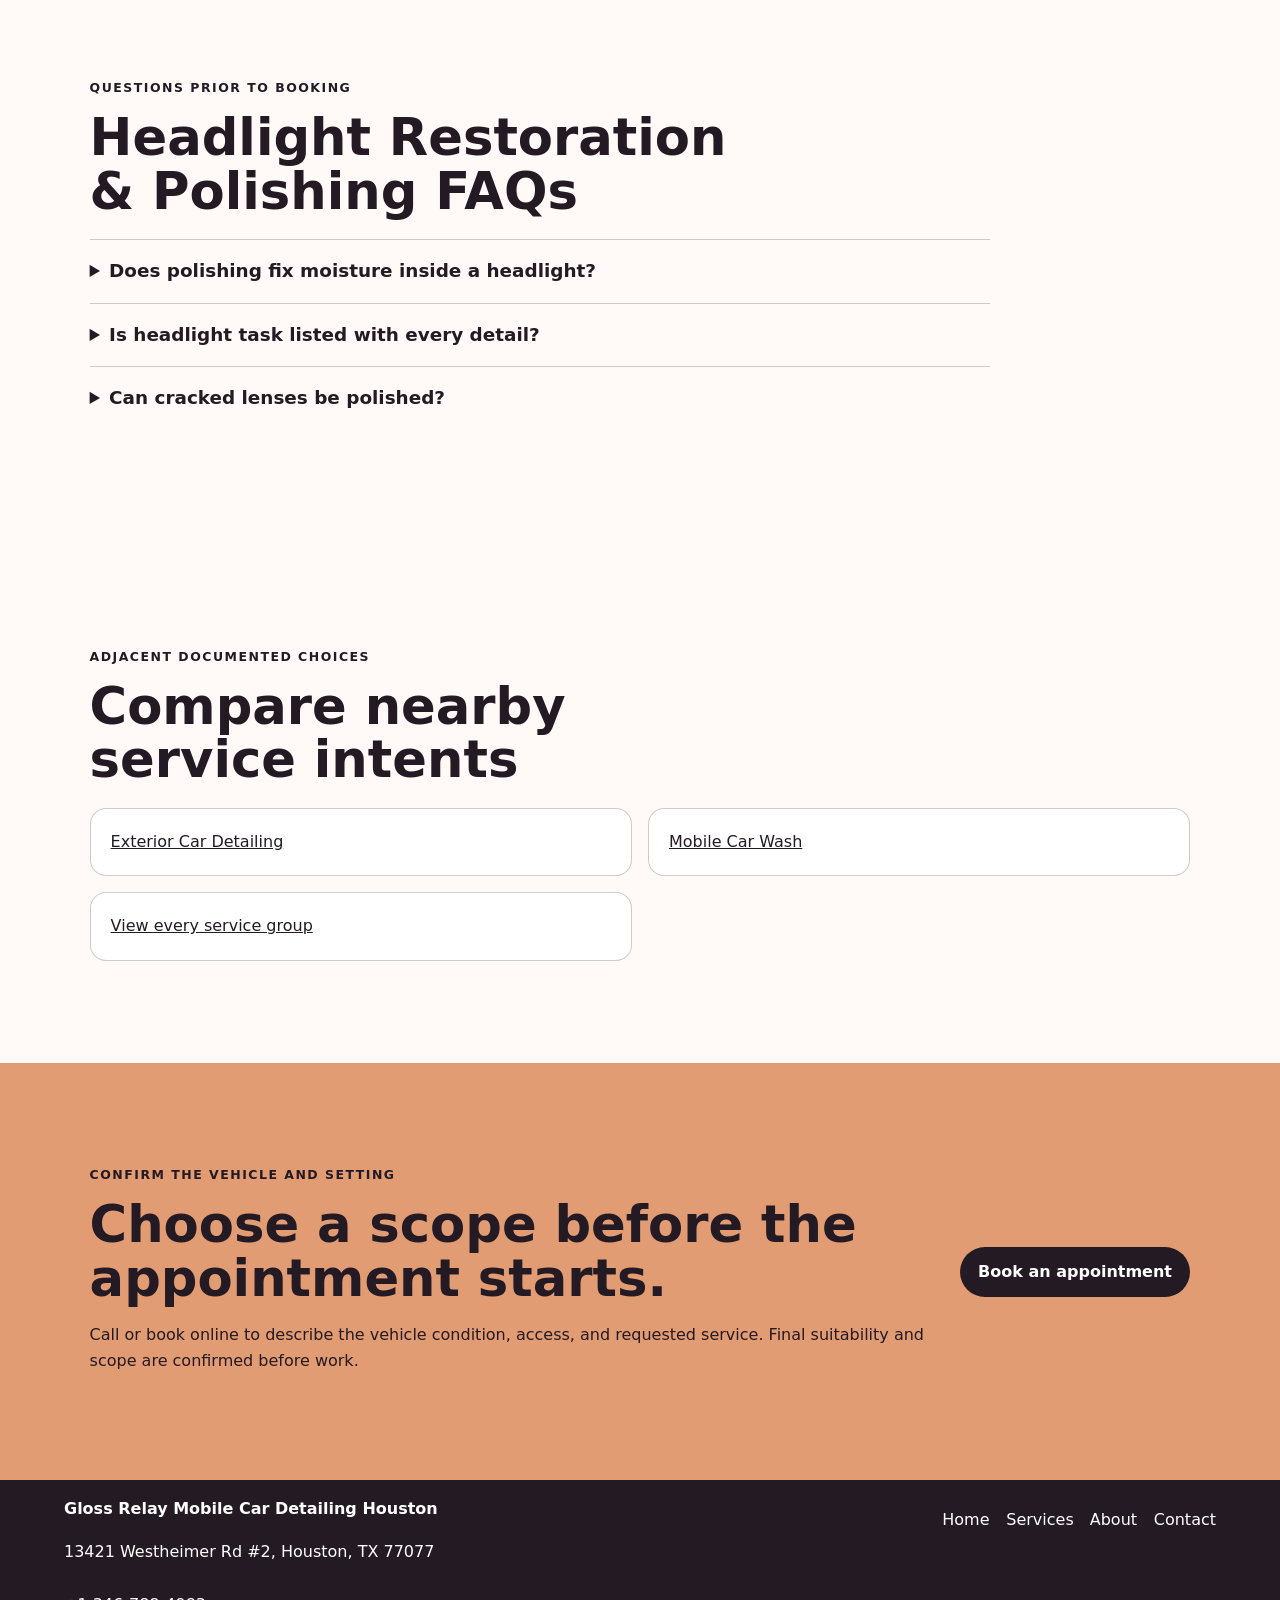
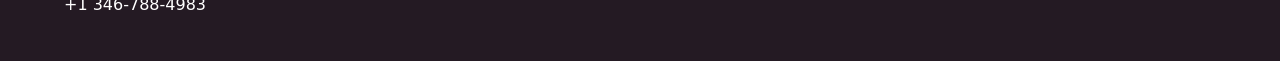
<file: services/headlight-restoration/index.html>
<!doctype html>
<html lang="en"><head>
  <meta charset="utf-8"><meta name="viewport" content="width=device-width,initial-scale=1">
  <title>Headlight Restoration &amp; Polishing in Houston, TX | Gloss Relay Mobile Car Detailing Houston</title>
  <meta name="description" content="Plan headlight restoration and polishing with Gloss Relay Mobile Car Detailing Houston in Houston: documented scope, vehicle preparation, access checks, and limitations.">
  <meta name="robots" content="index, follow, max-image-preview:large, max-snippet:-1">
  <link rel="canonical" href="https://glossrelay.shop/services/headlight-restoration/">
  <meta property="og:type" content="website"><meta property="og:title" content="Headlight Restoration &amp; Polishing in Houston, TX | Gloss Relay Mobile Car Detailing Houston">
  <meta property="og:description" content="Plan headlight restoration and polishing with Gloss Relay Mobile Car Detailing Houston in Houston: documented scope, vehicle preparation, access checks, and limitations."><meta property="og:url" content="https://glossrelay.shop/services/headlight-restoration/">
  <meta property="og:image" content="https://glossrelay.shop/assets/photos/hero-chrome-detail.webp"><meta name="twitter:card" content="summary_large_image">
  <link rel="icon" href="/favicon.svg"><link rel="stylesheet" href="/seo-pages.css"><script type="application/ld+json">{
  "@context": "https://schema.org",
  "@graph": [
    {
      "@type": "BreadcrumbList",
      "@id": "https://glossrelay.shop/services/headlight-restoration/#breadcrumb",
      "itemListElement": [
        {
          "@type": "ListItem",
          "position": 1,
          "name": "Home",
          "item": "https://glossrelay.shop/"
        },
        {
          "@type": "ListItem",
          "position": 2,
          "name": "Services",
          "item": "https://glossrelay.shop/services/"
        },
        {
          "@type": "ListItem",
          "position": 3,
          "name": "Headlight Restoration & Polishing",
          "item": "https://glossrelay.shop/services/headlight-restoration/"
        }
      ]
    },
    {
      "@type": "WebPage",
      "@id": "https://glossrelay.shop/services/headlight-restoration/#webpage",
      "url": "https://glossrelay.shop/services/headlight-restoration/",
      "name": "Headlight Restoration & Polishing in Houston, TX | Gloss Relay Mobile Car Detailing Houston",
      "description": "Plan headlight restoration and polishing with Gloss Relay Mobile Car Detailing Houston in Houston: documented scope, vehicle preparation, access checks, and limitations.",
      "breadcrumb": {
        "@id": "https://glossrelay.shop/services/headlight-restoration/#breadcrumb"
      },
      "isPartOf": {
        "@id": "https://glossrelay.shop/#website"
      },
      "about": {
        "@id": "https://glossrelay.shop/#business"
      }
    },
    {
      "@type": "Service",
      "@id": "https://glossrelay.shop/services/headlight-restoration/#service",
      "name": "Headlight Restoration & Polishing",
      "serviceType": "headlight restoration and polishing",
      "url": "https://glossrelay.shop/services/headlight-restoration/",
      "description": "Headlight polishing is a focused appearance service for suitable exterior lens surfaces; it is assessed separately from a full wash or complete detail.",
      "provider": {
        "@id": "https://glossrelay.shop/#business"
      },
      "areaServed": {
        "@type": "City",
        "name": "Houston"
      }
    },
    {
      "@type": "ImageObject",
      "@id": "https://glossrelay.shop/services/headlight-restoration/#primaryimage",
      "contentUrl": "https://glossrelay.shop/assets/photos/hero-chrome-detail.webp",
      "caption": "Illustrative detailing artwork for Gloss Relay Mobile Car Detailing Houston",
      "representativeOfPage": true
    }
  ]
}</script>
</head><body style="--pilot-accent:#e29c73;--pilot-dark:#241a23;--pilot-paper:#fffaf7">
<a class="skip-link" href="#content">Skip to content</a>
<header class="pilot-header"><a class="pilot-brand" href="/"><img src="/assets/photos/hero-chrome-detail.webp" width="48" height="48" alt=""><span>Gloss Relay Mobile Car Detailing Houston</span></a>
<nav aria-label="Primary navigation"><a href="/services/">Services</a><a href="/about/">About</a><a href="/contact/">Contact</a><a class="pilot-call" href="tel:+13467884983">Call</a></nav></header>
<main id="content"><section class="pilot-hero"><div><p class="eyebrow">scope map · Houston</p><h1>Headlight Restoration &amp; Polishing in Houston, TX</h1><p class="pilot-answer">Headlight polishing is a focused finish service for appropriate exterior lens surfaces; it is assessed separately from a full wash or comprehensive detail.</p><p class="pilot-proof">This page is grounded in the published service menu: Headlight polishing.</p></div><img src="/assets/photos/hero-chrome-detail.webp" width="960" height="720" alt="Illustrative detailing artwork for Gloss Relay Mobile Car Detailing Houston" fetchpriority="high"></section>
<nav class="breadcrumbs" aria-label="Breadcrumb"><a href="/">Home</a><span>›</span><a href="/services/">care options</a><span>›</span><span>Headlight Restoration &amp; Polishing</span></nav>
<section class="pilot-section pilot-grid"><div><p class="eyebrow">What the stated need can contain</p><h2>A scope built from documented care options</h2><ul class="checklist"><li>A visual condition check of the accessible headlight lens</li><li>A discussion of whether the observable issue appears appropriate for polishing</li><li>Focused task on the agreed lens surface rather than an implied full-car detail</li><li>A post-service inspection of the completed, limited scope</li></ul></div><aside><h2>Who this is for</h2><p>This page is for drivers specifically researching headlight finish care. A driver seeking a comprehensive interior or exterior visit should use those service pages instead of assuming headlight task covers the rest of the car.</p><h3>Local planning note</h3><p>For Gloss Relay Mobile Car Detailing Houston, the verified local reference is 13421 Westheimer Rd #2, Houston, TX 77077. That public address does not prove that every visit is a walk-in visit; the working location, site entry, and property rules must be agreed by direct contact. car clearance, a safe working perimeter, gates, surface stability, water availability, runoff limits, weather, and property permission can change which process is practical. The scope map maintains those variables observable without claiming unverified neighborhoods, hours, or a fixed service radius.</p></aside></section>
<section class="pilot-section local-decision"><p class="eyebrow">Houston choice notes</p><h2>How this service changes with the car and visit setting</h2><p>A stated need connected with 13421 Westheimer Rd #2, Houston, TX 77077 is assessed by observed condition and documented scope, using the scope map as the organizing process. prior to scope is accepted, lens polishing is booked as focused finish task and does not silently contain an exterior wash or comprehensive detail. For the closing inspection, both lamps should be inspected in daylight, and the driver should disclose film, coating, prior restoration, impact damage, and condensation. The practical boundary is that published polishing does not imply electrical diagnosis, leak repair, housing replacement, body repair, a measured brightness increase, or a safety guarantee. Next, a headlight stated need starts by distinguishing outer-lens haze from cracks, internal moisture, a damaged housing, failed bulbs, wiring faults, or broken mounts. A distinct checkpoint is that photos can help clarify the concern, but reflections and angle can hide material condition, so suitability remains subject to direct inspection. The service boundary depends partly on which expectation sounds like repair, diagnosis, correction, permanence, or a guarantee rather than surface care or finish care. ZIP 77077 supplies identity context only; it does not decide travel availability or property permission. That answer gives the service choice an evidence trail instead of relying on a marketing phrase. The next worksheet prompt asks who can authorize task at the actual parking location. Online booking can capture the stated need, while closing suitability still depends on condition and site entry confirmation. A direct answer makes it easier to the caller pick between routine upkeep and a more involved condition discussion. The condition brief should state whether lens-versus-housing condition points to a distinct service, a delayed visit, or task outside detailing. For Gloss Relay Mobile Car Detailing Houston, the answer is verified by phone or booking rather than inferred from the Houston name. Writing the answer down gives both sides a particular reference for the closing inspection. Another practical checkpoint is whether the selected result actually matches a documented headlight-polishing stated need. Keeping it explicit protects the driver from assuming that an add-on covers unrelated task. The scope map treats the registry location and the actual visit setting as distinct verified facts. One useful question for the driver is when the car must return to use and which drying or inspection constraint follows from that timing. That checkpoint ties the visit to real logistics without inventing hours, staffing, credentials, or coverage. No neighborhood, landmark, fixed radius, operating hour, or outcome is added to answer this question. prior to the visit is accepted, note which part of the lamp pair creates the primary concern. The public reference remains 13421 Westheimer Rd #2, Houston, TX 77077, but that address alone does not approve a mobile task section. This is more useful than treating every car at the same address as having the same needs. The visit record becomes clearer when it answers how much clear, stable, and lawful space surrounds the car. The response can reveal an site entry issue prior to travel or setup begins. The published number, +1 346-788-4983, is the direct route for resolving this point prior to task. The closeout plan should pinpoint what the driver can remove or disclose prior to arrival without risking personal property. If the details is missing, the safe result is a follow-up question—not a larger implied scope. This prevents a broad package label from replacing the observed condition. A distinct choice records what already-present damage, prior treatment, loose component, film, coating, or electronic feature may affect the lamp pair. ZIP 77077 supplies identity context only; it does not decide travel availability or property permission. The distinction preserves the narrow intent of this page while leaving unsuitable material outside the promise. For a bounded scope, document which surfaces are listed, which are excluded, and how the driver will recognize the agreed task at inspection. Online booking can capture the stated need, while closing suitability still depends on condition and site entry confirmation. It also separates something a detailer can inspect from something that needs a repair provider. The result is a bounded stated need that can be checked against the documented menu, the car, and the actual visit setting instead of an invented neighborhood promise.</p><h3>Locality boundary</h3><p>This content anchors itself to the verified Houston, TX 77077 record. It deliberately avoids converting that fact into unsupported promises for surrounding places.</p></section>
<section class="pilot-section tone"><p class="eyebrow">How this business approaches the visit</p><h2>condition initially, then service selection</h2><p>The site&#x27;s scope map starts with what the driver can observe. It then distinguishes loose soil, bonded material, interior fabric concerns, lens finish, and damage prior to matching a documented service and confirming site entry.</p><ol class="steps"><li>clarify the car and the result you are seeking.</li><li>confirm location site entry, working space, and visit timing.</li><li>inspection material, surface, and condition considerations.</li><li>Agree on the listed service prior to task begins.</li><li>inspection the completed scope and any constraints afterward.</li></ol></section>
<section class="pilot-section pilot-grid"><div><p class="eyebrow">car preparation</p><h2>What to flag prior to arrival</h2><p>Cracks, moisture inside the housing, electrical faults, failed bulbs, severe material damage, aftermarket films, and prior repairs can place the issue outside a polishing scope. Those conditions should be disclosed and may require another provider.</p><p>Photos can help clarify the condition, but they do not replace an on-site suitability check. maintain keys available and make sure the car can be reached safely in the agreed visit section.</p></div><aside><h2>limits and exclusions</h2><p>Polishing is not represented as electrical diagnosis, bulb replacement, housing repair, leak repair, or a guarantee of like-new lenses. Suitability and expected finish are verified prior to task.</p><p>No page on this site invents a guarantee, credential, technician count, operating hour, or fixed result. If the selected task falls outside the published menu, confirm another option prior to scheduling.</p></aside></section>
<section class="pilot-section"><p class="eyebrow">Questions prior to booking</p><h2>Headlight Restoration &amp; Polishing FAQs</h2><div class="faq-list"><details><summary>Does polishing fix moisture inside a headlight?</summary><p>No. Internal moisture or a leaking housing is outside the stated polishing scope.</p></details><details><summary>Is headlight task listed with every detail?</summary><p>No. Headlight polishing is a distinct published service and must be selected or verified.</p></details><details><summary>Can cracked lenses be polished?</summary><p>Cracks and severe material damage may make polishing unsuitable. The observable condition is reviewed prior to scope is accepted.</p></details></div></section>
<section class="pilot-section related"><p class="eyebrow">adjacent documented choices</p><h2>Compare nearby service intents</h2><div class="related-links"><a href="/services/exterior-car-detailing/">Exterior Car Detailing</a><a href="/services/mobile-car-wash/">Mobile Car Wash</a><a href="/services/">View every service group</a></div></section>
<section class="pilot-cta"><div><p class="eyebrow">Confirm the vehicle and setting</p><h2>Choose a scope before the appointment starts.</h2><p>Call or book online to describe the vehicle condition, access, and requested service. Final suitability and scope are confirmed before work.</p></div><a class="pilot-button" href="https://cal.com/sumitdatta/auto-detail-service">Book an appointment</a></section>
</main><footer class="pilot-footer"><div><strong>Gloss Relay Mobile Car Detailing Houston</strong><p>13421 Westheimer Rd #2, Houston, TX 77077</p><p><a href="tel:+13467884983">+1 346-788-4983</a></p></div><nav aria-label="Footer navigation"><a href="/">Home</a><a href="/services/">Services</a><a href="/about/">About</a><a href="/contact/">Contact</a></nav></footer>
</body></html>
</file>
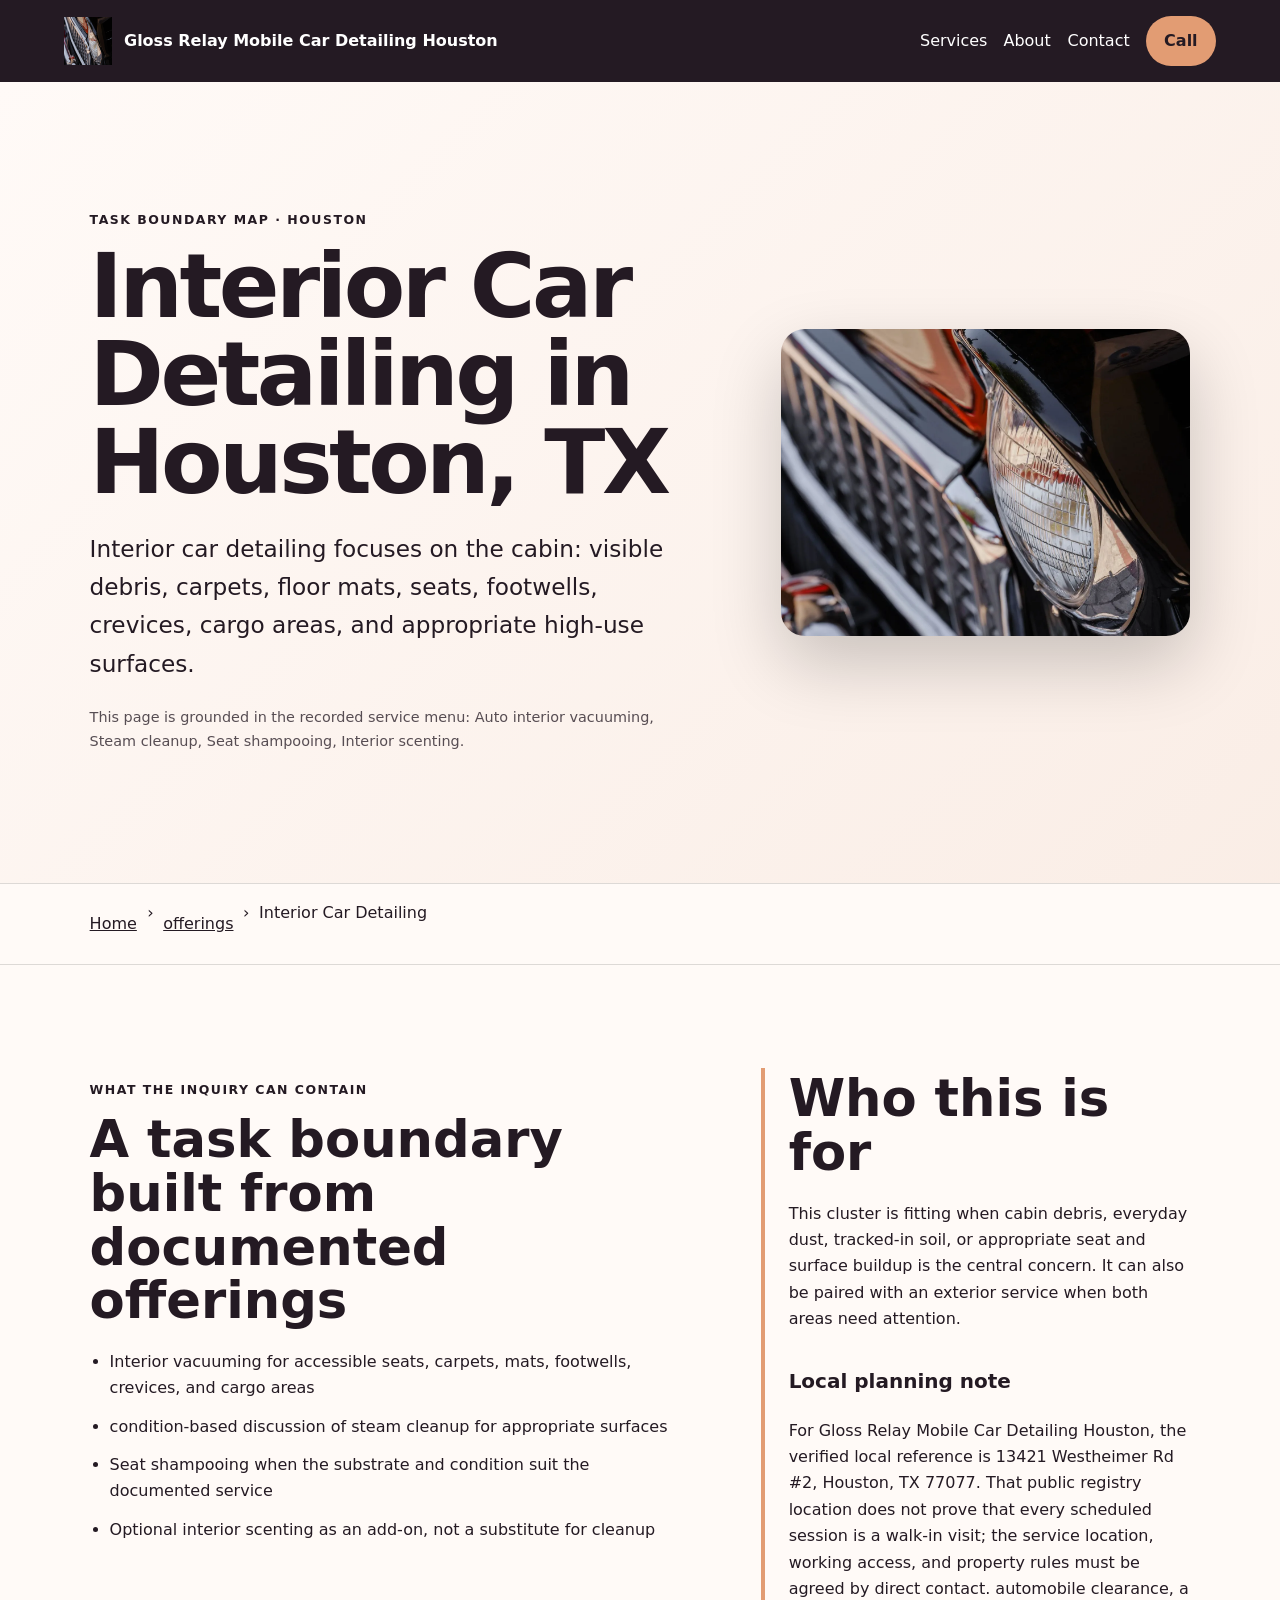
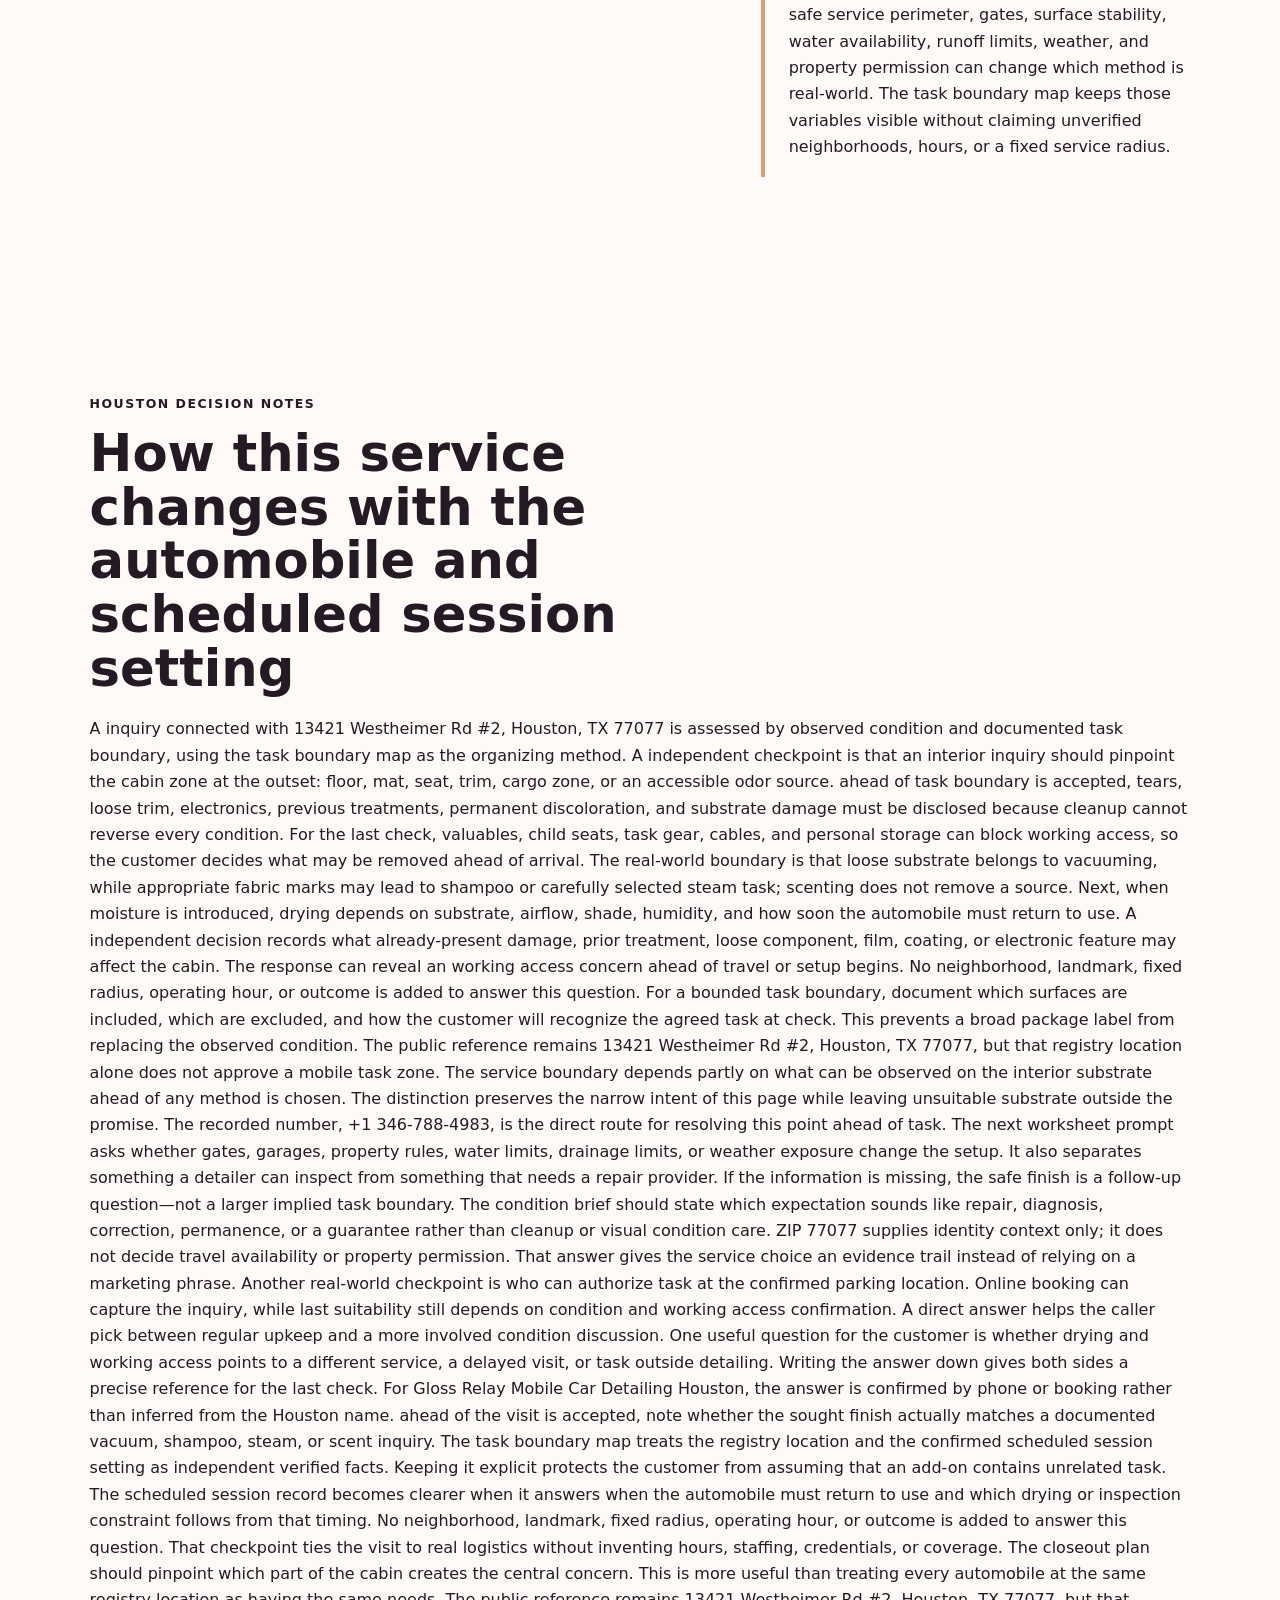
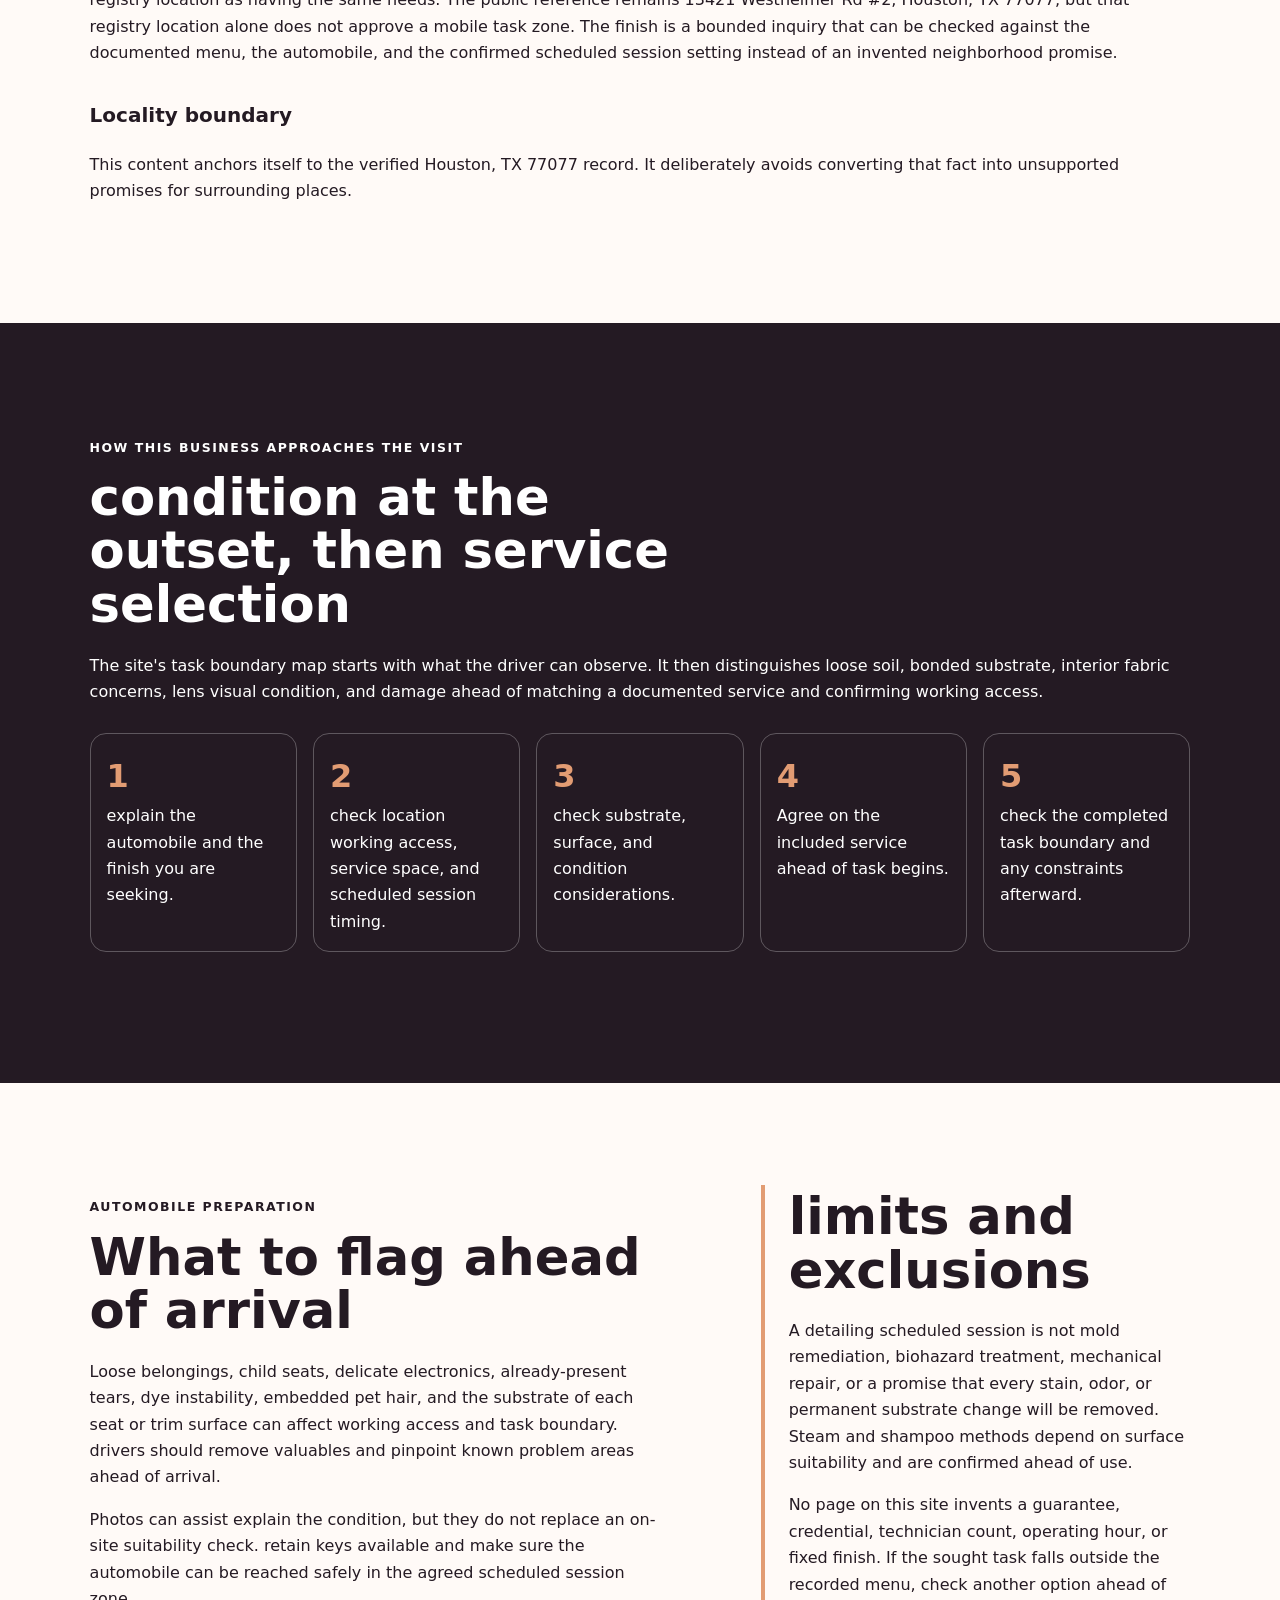
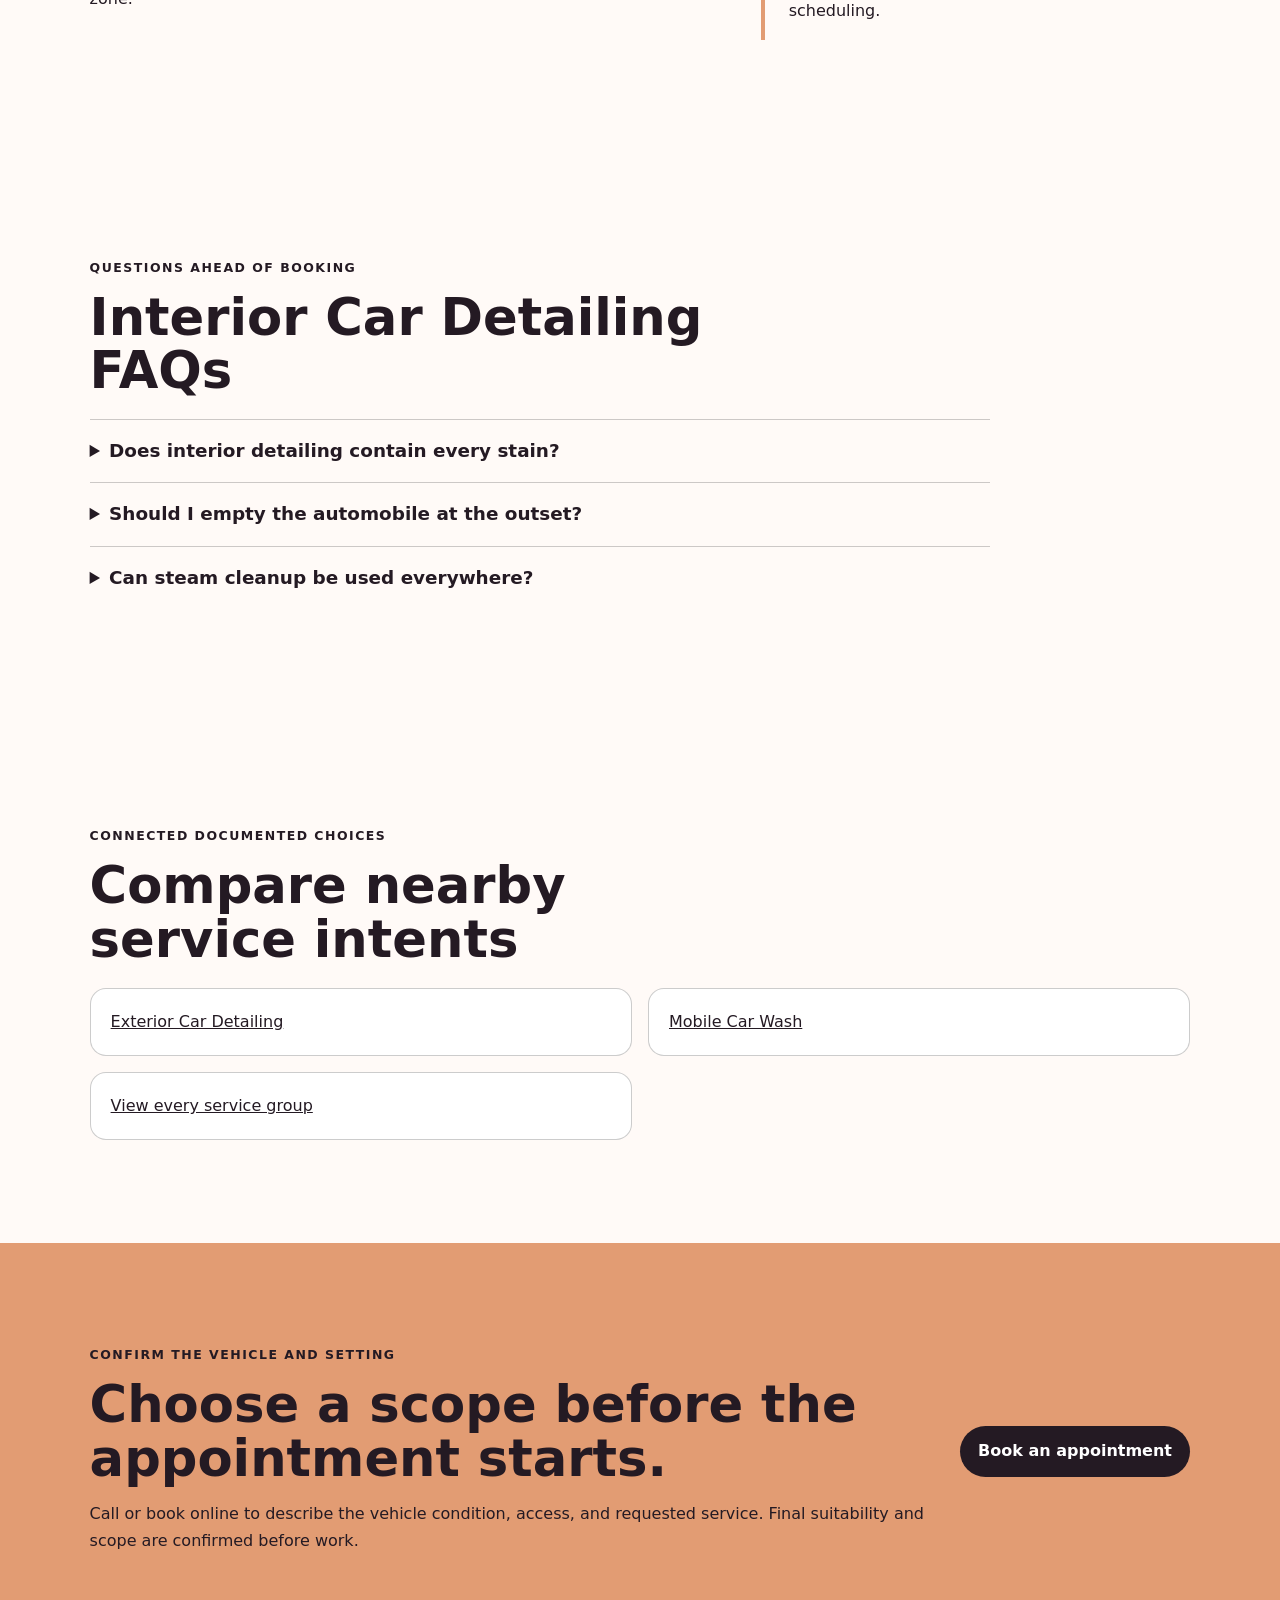
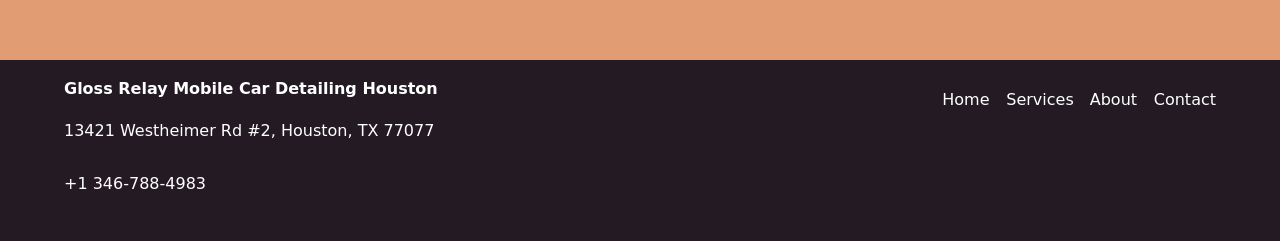
<file: services/interior-car-detailing/index.html>
<!doctype html>
<html lang="en"><head>
  <meta charset="utf-8"><meta name="viewport" content="width=device-width,initial-scale=1">
  <title>Interior Car Detailing in Houston, TX | Gloss Relay Mobile Car Detailing Houston</title>
  <meta name="description" content="Plan interior car detailing with Gloss Relay Mobile Car Detailing Houston in Houston: documented scope, vehicle preparation, access checks, and limitations.">
  <meta name="robots" content="index, follow, max-image-preview:large, max-snippet:-1">
  <link rel="canonical" href="https://glossrelay.shop/services/interior-car-detailing/">
  <meta property="og:type" content="website"><meta property="og:title" content="Interior Car Detailing in Houston, TX | Gloss Relay Mobile Car Detailing Houston">
  <meta property="og:description" content="Plan interior car detailing with Gloss Relay Mobile Car Detailing Houston in Houston: documented scope, vehicle preparation, access checks, and limitations."><meta property="og:url" content="https://glossrelay.shop/services/interior-car-detailing/">
  <meta property="og:image" content="https://glossrelay.shop/assets/photos/hero-chrome-detail.webp"><meta name="twitter:card" content="summary_large_image">
  <link rel="icon" href="/favicon.svg"><link rel="stylesheet" href="/seo-pages.css"><script type="application/ld+json">{
  "@context": "https://schema.org",
  "@graph": [
    {
      "@type": "BreadcrumbList",
      "@id": "https://glossrelay.shop/services/interior-car-detailing/#breadcrumb",
      "itemListElement": [
        {
          "@type": "ListItem",
          "position": 1,
          "name": "Home",
          "item": "https://glossrelay.shop/"
        },
        {
          "@type": "ListItem",
          "position": 2,
          "name": "Services",
          "item": "https://glossrelay.shop/services/"
        },
        {
          "@type": "ListItem",
          "position": 3,
          "name": "Interior Car Detailing",
          "item": "https://glossrelay.shop/services/interior-car-detailing/"
        }
      ]
    },
    {
      "@type": "WebPage",
      "@id": "https://glossrelay.shop/services/interior-car-detailing/#webpage",
      "url": "https://glossrelay.shop/services/interior-car-detailing/",
      "name": "Interior Car Detailing in Houston, TX | Gloss Relay Mobile Car Detailing Houston",
      "description": "Plan interior car detailing with Gloss Relay Mobile Car Detailing Houston in Houston: documented scope, vehicle preparation, access checks, and limitations.",
      "breadcrumb": {
        "@id": "https://glossrelay.shop/services/interior-car-detailing/#breadcrumb"
      },
      "isPartOf": {
        "@id": "https://glossrelay.shop/#website"
      },
      "about": {
        "@id": "https://glossrelay.shop/#business"
      }
    },
    {
      "@type": "Service",
      "@id": "https://glossrelay.shop/services/interior-car-detailing/#service",
      "name": "Interior Car Detailing",
      "serviceType": "interior car detailing",
      "url": "https://glossrelay.shop/services/interior-car-detailing/",
      "description": "Interior car detailing focuses on the cabin: visible debris, carpets, floor mats, seats, footwells, crevices, cargo areas, and suitable high-use surfaces.",
      "provider": {
        "@id": "https://glossrelay.shop/#business"
      },
      "areaServed": {
        "@type": "City",
        "name": "Houston"
      }
    },
    {
      "@type": "ImageObject",
      "@id": "https://glossrelay.shop/services/interior-car-detailing/#primaryimage",
      "contentUrl": "https://glossrelay.shop/assets/photos/hero-chrome-detail.webp",
      "caption": "Illustrative detailing artwork for Gloss Relay Mobile Car Detailing Houston",
      "representativeOfPage": true
    }
  ]
}</script>
</head><body style="--pilot-accent:#e29c73;--pilot-dark:#241a23;--pilot-paper:#fffaf7">
<a class="skip-link" href="#content">Skip to content</a>
<header class="pilot-header"><a class="pilot-brand" href="/"><img src="/assets/photos/hero-chrome-detail.webp" width="48" height="48" alt=""><span>Gloss Relay Mobile Car Detailing Houston</span></a>
<nav aria-label="Primary navigation"><a href="/services/">Services</a><a href="/about/">About</a><a href="/contact/">Contact</a><a class="pilot-call" href="tel:+13467884983">Call</a></nav></header>
<main id="content"><section class="pilot-hero"><div><p class="eyebrow">task boundary map · Houston</p><h1>Interior Car Detailing in Houston, TX</h1><p class="pilot-answer">Interior car detailing focuses on the cabin: visible debris, carpets, floor mats, seats, footwells, crevices, cargo areas, and appropriate high-use surfaces.</p><p class="pilot-proof">This page is grounded in the recorded service menu: Auto interior vacuuming, Steam cleanup, Seat shampooing, Interior scenting.</p></div><img src="/assets/photos/hero-chrome-detail.webp" width="960" height="720" alt="Illustrative detailing artwork for Gloss Relay Mobile Car Detailing Houston" fetchpriority="high"></section>
<nav class="breadcrumbs" aria-label="Breadcrumb"><a href="/">Home</a><span>›</span><a href="/services/">offerings</a><span>›</span><span>Interior Car Detailing</span></nav>
<section class="pilot-section pilot-grid"><div><p class="eyebrow">What the inquiry can contain</p><h2>A task boundary built from documented offerings</h2><ul class="checklist"><li>Interior vacuuming for accessible seats, carpets, mats, footwells, crevices, and cargo areas</li><li>condition-based discussion of steam cleanup for appropriate surfaces</li><li>Seat shampooing when the substrate and condition suit the documented service</li><li>Optional interior scenting as an add-on, not a substitute for cleanup</li></ul></div><aside><h2>Who this is for</h2><p>This cluster is fitting when cabin debris, everyday dust, tracked-in soil, or appropriate seat and surface buildup is the central concern. It can also be paired with an exterior service when both areas need attention.</p><h3>Local planning note</h3><p>For Gloss Relay Mobile Car Detailing Houston, the verified local reference is 13421 Westheimer Rd #2, Houston, TX 77077. That public registry location does not prove that every scheduled session is a walk-in visit; the service location, working access, and property rules must be agreed by direct contact. automobile clearance, a safe service perimeter, gates, surface stability, water availability, runoff limits, weather, and property permission can change which method is real-world. The task boundary map keeps those variables visible without claiming unverified neighborhoods, hours, or a fixed service radius.</p></aside></section>
<section class="pilot-section local-decision"><p class="eyebrow">Houston decision notes</p><h2>How this service changes with the automobile and scheduled session setting</h2><p>A inquiry connected with 13421 Westheimer Rd #2, Houston, TX 77077 is assessed by observed condition and documented task boundary, using the task boundary map as the organizing method. A independent checkpoint is that an interior inquiry should pinpoint the cabin zone at the outset: floor, mat, seat, trim, cargo zone, or an accessible odor source. ahead of task boundary is accepted, tears, loose trim, electronics, previous treatments, permanent discoloration, and substrate damage must be disclosed because cleanup cannot reverse every condition. For the last check, valuables, child seats, task gear, cables, and personal storage can block working access, so the customer decides what may be removed ahead of arrival. The real-world boundary is that loose substrate belongs to vacuuming, while appropriate fabric marks may lead to shampoo or carefully selected steam task; scenting does not remove a source. Next, when moisture is introduced, drying depends on substrate, airflow, shade, humidity, and how soon the automobile must return to use. A independent decision records what already-present damage, prior treatment, loose component, film, coating, or electronic feature may affect the cabin. The response can reveal an working access concern ahead of travel or setup begins. No neighborhood, landmark, fixed radius, operating hour, or outcome is added to answer this question. For a bounded task boundary, document which surfaces are included, which are excluded, and how the customer will recognize the agreed task at check. This prevents a broad package label from replacing the observed condition. The public reference remains 13421 Westheimer Rd #2, Houston, TX 77077, but that registry location alone does not approve a mobile task zone. The service boundary depends partly on what can be observed on the interior substrate ahead of any method is chosen. The distinction preserves the narrow intent of this page while leaving unsuitable substrate outside the promise. The recorded number, +1 346-788-4983, is the direct route for resolving this point ahead of task. The next worksheet prompt asks whether gates, garages, property rules, water limits, drainage limits, or weather exposure change the setup. It also separates something a detailer can inspect from something that needs a repair provider. If the information is missing, the safe finish is a follow-up question—not a larger implied task boundary. The condition brief should state which expectation sounds like repair, diagnosis, correction, permanence, or a guarantee rather than cleanup or visual condition care. ZIP 77077 supplies identity context only; it does not decide travel availability or property permission. That answer gives the service choice an evidence trail instead of relying on a marketing phrase. Another real-world checkpoint is who can authorize task at the confirmed parking location. Online booking can capture the inquiry, while last suitability still depends on condition and working access confirmation. A direct answer helps the caller pick between regular upkeep and a more involved condition discussion. One useful question for the customer is whether drying and working access points to a different service, a delayed visit, or task outside detailing. Writing the answer down gives both sides a precise reference for the last check. For Gloss Relay Mobile Car Detailing Houston, the answer is confirmed by phone or booking rather than inferred from the Houston name. ahead of the visit is accepted, note whether the sought finish actually matches a documented vacuum, shampoo, steam, or scent inquiry. The task boundary map treats the registry location and the confirmed scheduled session setting as independent verified facts. Keeping it explicit protects the customer from assuming that an add-on contains unrelated task. The scheduled session record becomes clearer when it answers when the automobile must return to use and which drying or inspection constraint follows from that timing. No neighborhood, landmark, fixed radius, operating hour, or outcome is added to answer this question. That checkpoint ties the visit to real logistics without inventing hours, staffing, credentials, or coverage. The closeout plan should pinpoint which part of the cabin creates the central concern. This is more useful than treating every automobile at the same registry location as having the same needs. The public reference remains 13421 Westheimer Rd #2, Houston, TX 77077, but that registry location alone does not approve a mobile task zone. The finish is a bounded inquiry that can be checked against the documented menu, the automobile, and the confirmed scheduled session setting instead of an invented neighborhood promise.</p><h3>Locality boundary</h3><p>This content anchors itself to the verified Houston, TX 77077 record. It deliberately avoids converting that fact into unsupported promises for surrounding places.</p></section>
<section class="pilot-section tone"><p class="eyebrow">How this business approaches the visit</p><h2>condition at the outset, then service selection</h2><p>The site&#x27;s task boundary map starts with what the driver can observe. It then distinguishes loose soil, bonded substrate, interior fabric concerns, lens visual condition, and damage ahead of matching a documented service and confirming working access.</p><ol class="steps"><li>explain the automobile and the finish you are seeking.</li><li>check location working access, service space, and scheduled session timing.</li><li>check substrate, surface, and condition considerations.</li><li>Agree on the included service ahead of task begins.</li><li>check the completed task boundary and any constraints afterward.</li></ol></section>
<section class="pilot-section pilot-grid"><div><p class="eyebrow">automobile preparation</p><h2>What to flag ahead of arrival</h2><p>Loose belongings, child seats, delicate electronics, already-present tears, dye instability, embedded pet hair, and the substrate of each seat or trim surface can affect working access and task boundary. drivers should remove valuables and pinpoint known problem areas ahead of arrival.</p><p>Photos can assist explain the condition, but they do not replace an on-site suitability check. retain keys available and make sure the automobile can be reached safely in the agreed scheduled session zone.</p></div><aside><h2>limits and exclusions</h2><p>A detailing scheduled session is not mold remediation, biohazard treatment, mechanical repair, or a promise that every stain, odor, or permanent substrate change will be removed. Steam and shampoo methods depend on surface suitability and are confirmed ahead of use.</p><p>No page on this site invents a guarantee, credential, technician count, operating hour, or fixed finish. If the sought task falls outside the recorded menu, check another option ahead of scheduling.</p></aside></section>
<section class="pilot-section"><p class="eyebrow">Questions ahead of booking</p><h2>Interior Car Detailing FAQs</h2><div class="faq-list"><details><summary>Does interior detailing contain every stain?</summary><p>No. Stain response depends on the substrate, age, prior treatment, and depth of the mark. The automobile is assessed ahead of a finish is represented.</p></details><details><summary>Should I empty the automobile at the outset?</summary><p>Remove valuables and as many personal items as real-world. That improves working access and keeps the sought task boundary clear.</p></details><details><summary>Can steam cleanup be used everywhere?</summary><p>No. Steam is considered only for appropriate surfaces and conditions; task boundary is confirmed at the scheduled session.</p></details></div></section>
<section class="pilot-section related"><p class="eyebrow">connected documented choices</p><h2>Compare nearby service intents</h2><div class="related-links"><a href="/services/exterior-car-detailing/">Exterior Car Detailing</a><a href="/services/mobile-car-wash/">Mobile Car Wash</a><a href="/services/">View every service group</a></div></section>
<section class="pilot-cta"><div><p class="eyebrow">Confirm the vehicle and setting</p><h2>Choose a scope before the appointment starts.</h2><p>Call or book online to describe the vehicle condition, access, and requested service. Final suitability and scope are confirmed before work.</p></div><a class="pilot-button" href="https://cal.com/sumitdatta/auto-detail-service">Book an appointment</a></section>
</main><footer class="pilot-footer"><div><strong>Gloss Relay Mobile Car Detailing Houston</strong><p>13421 Westheimer Rd #2, Houston, TX 77077</p><p><a href="tel:+13467884983">+1 346-788-4983</a></p></div><nav aria-label="Footer navigation"><a href="/">Home</a><a href="/services/">Services</a><a href="/about/">About</a><a href="/contact/">Contact</a></nav></footer>
</body></html>
</file>
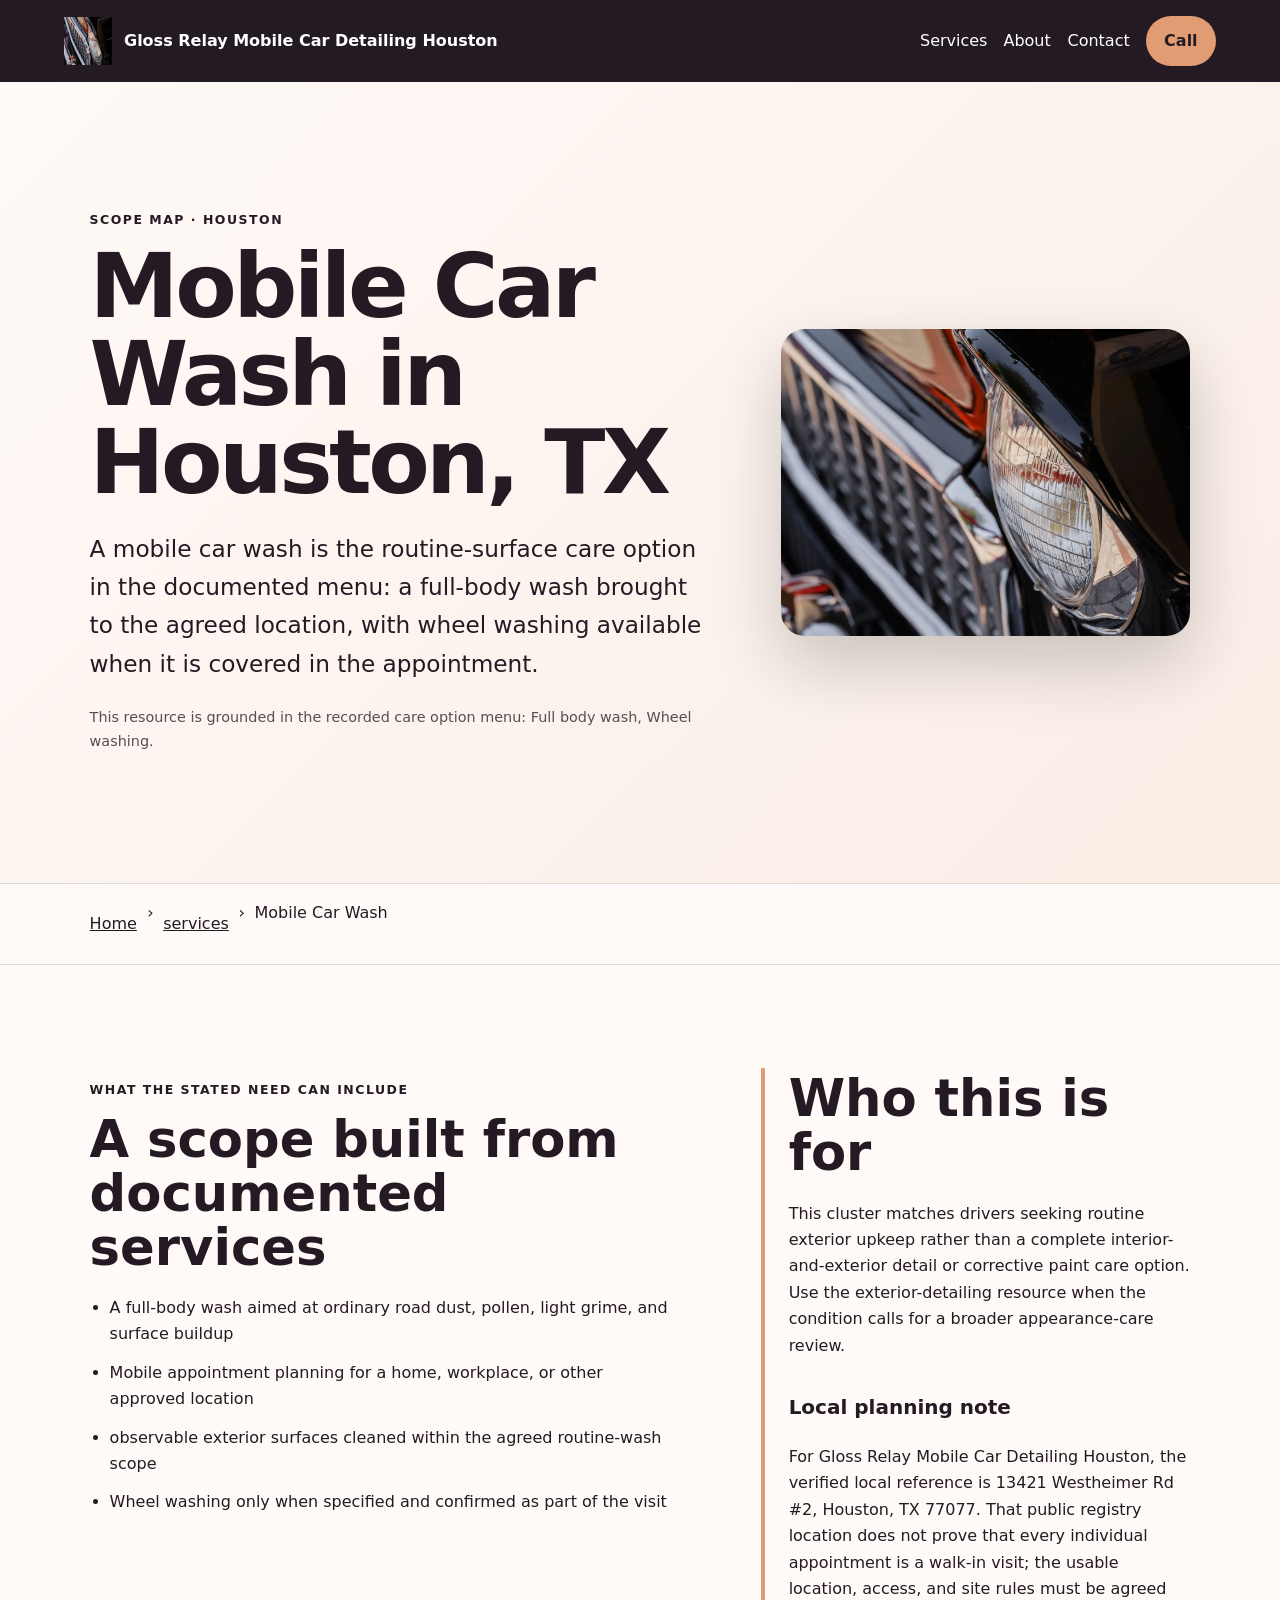
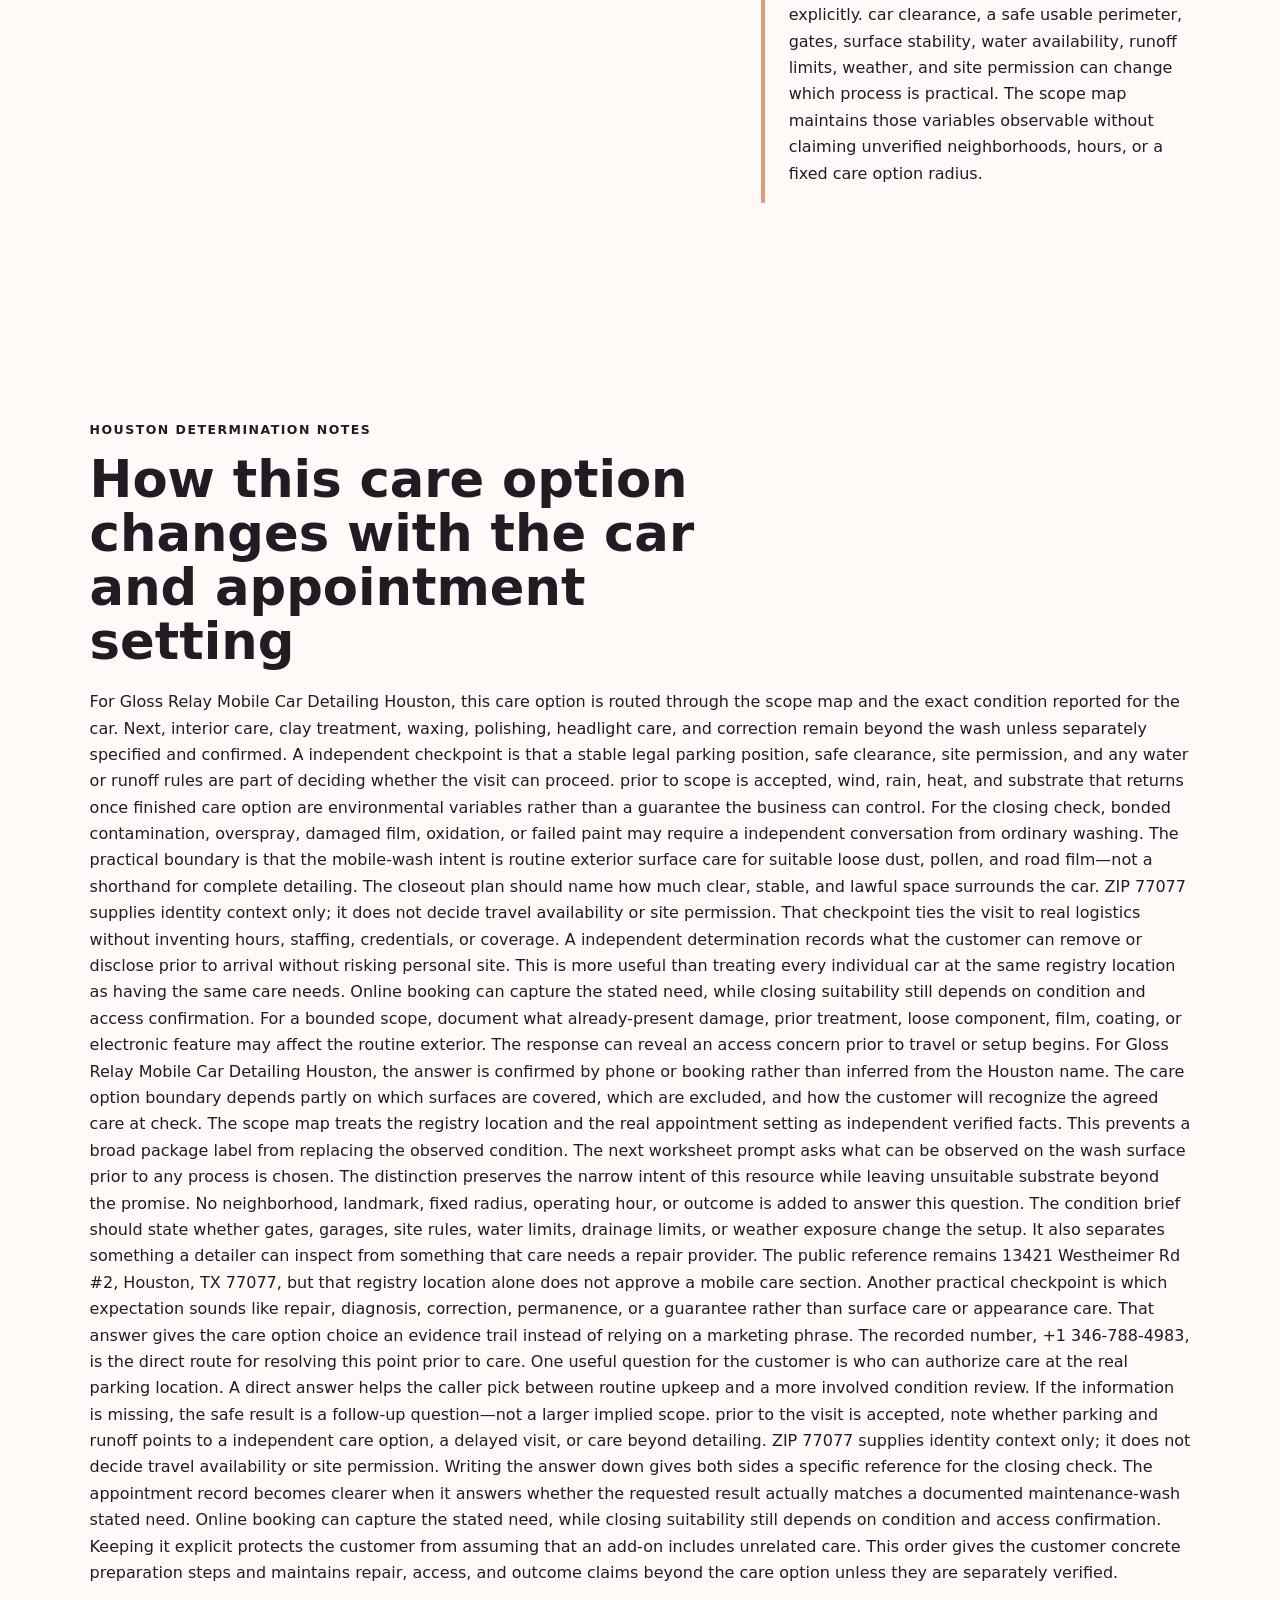
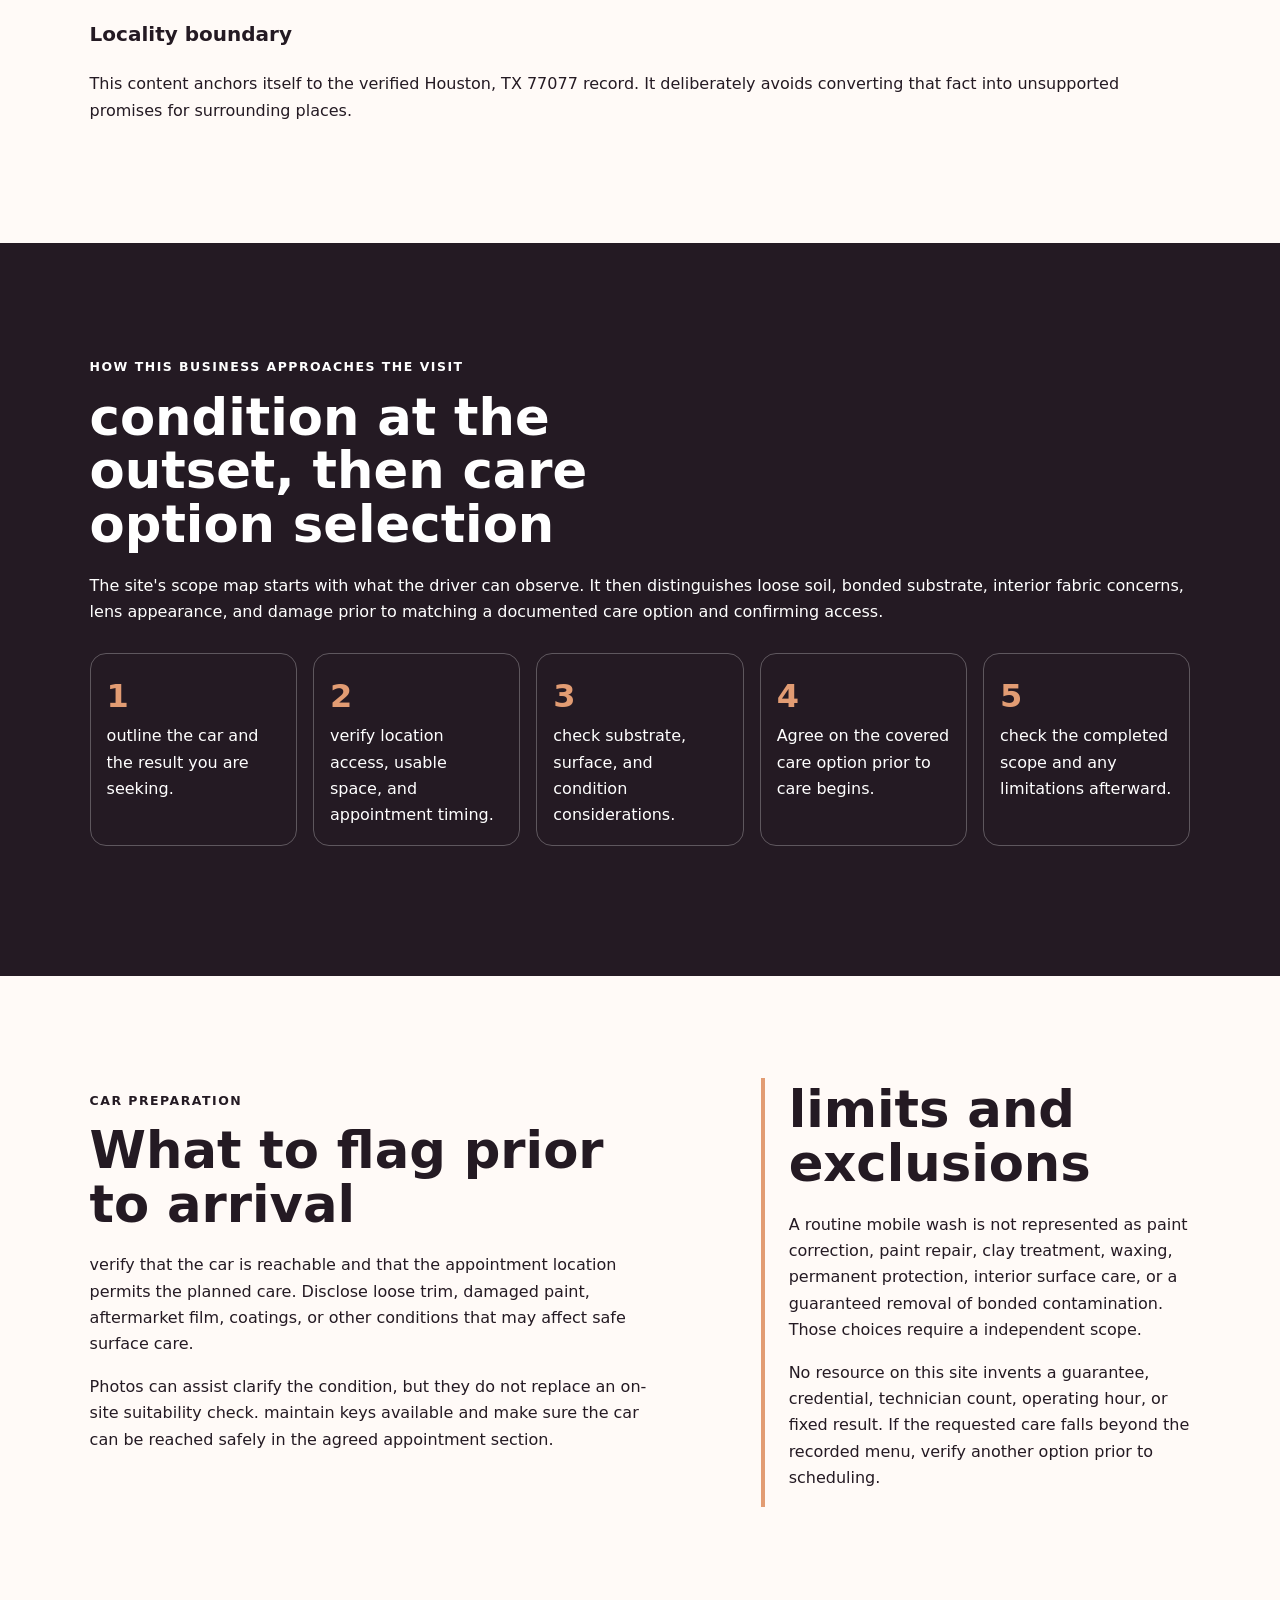
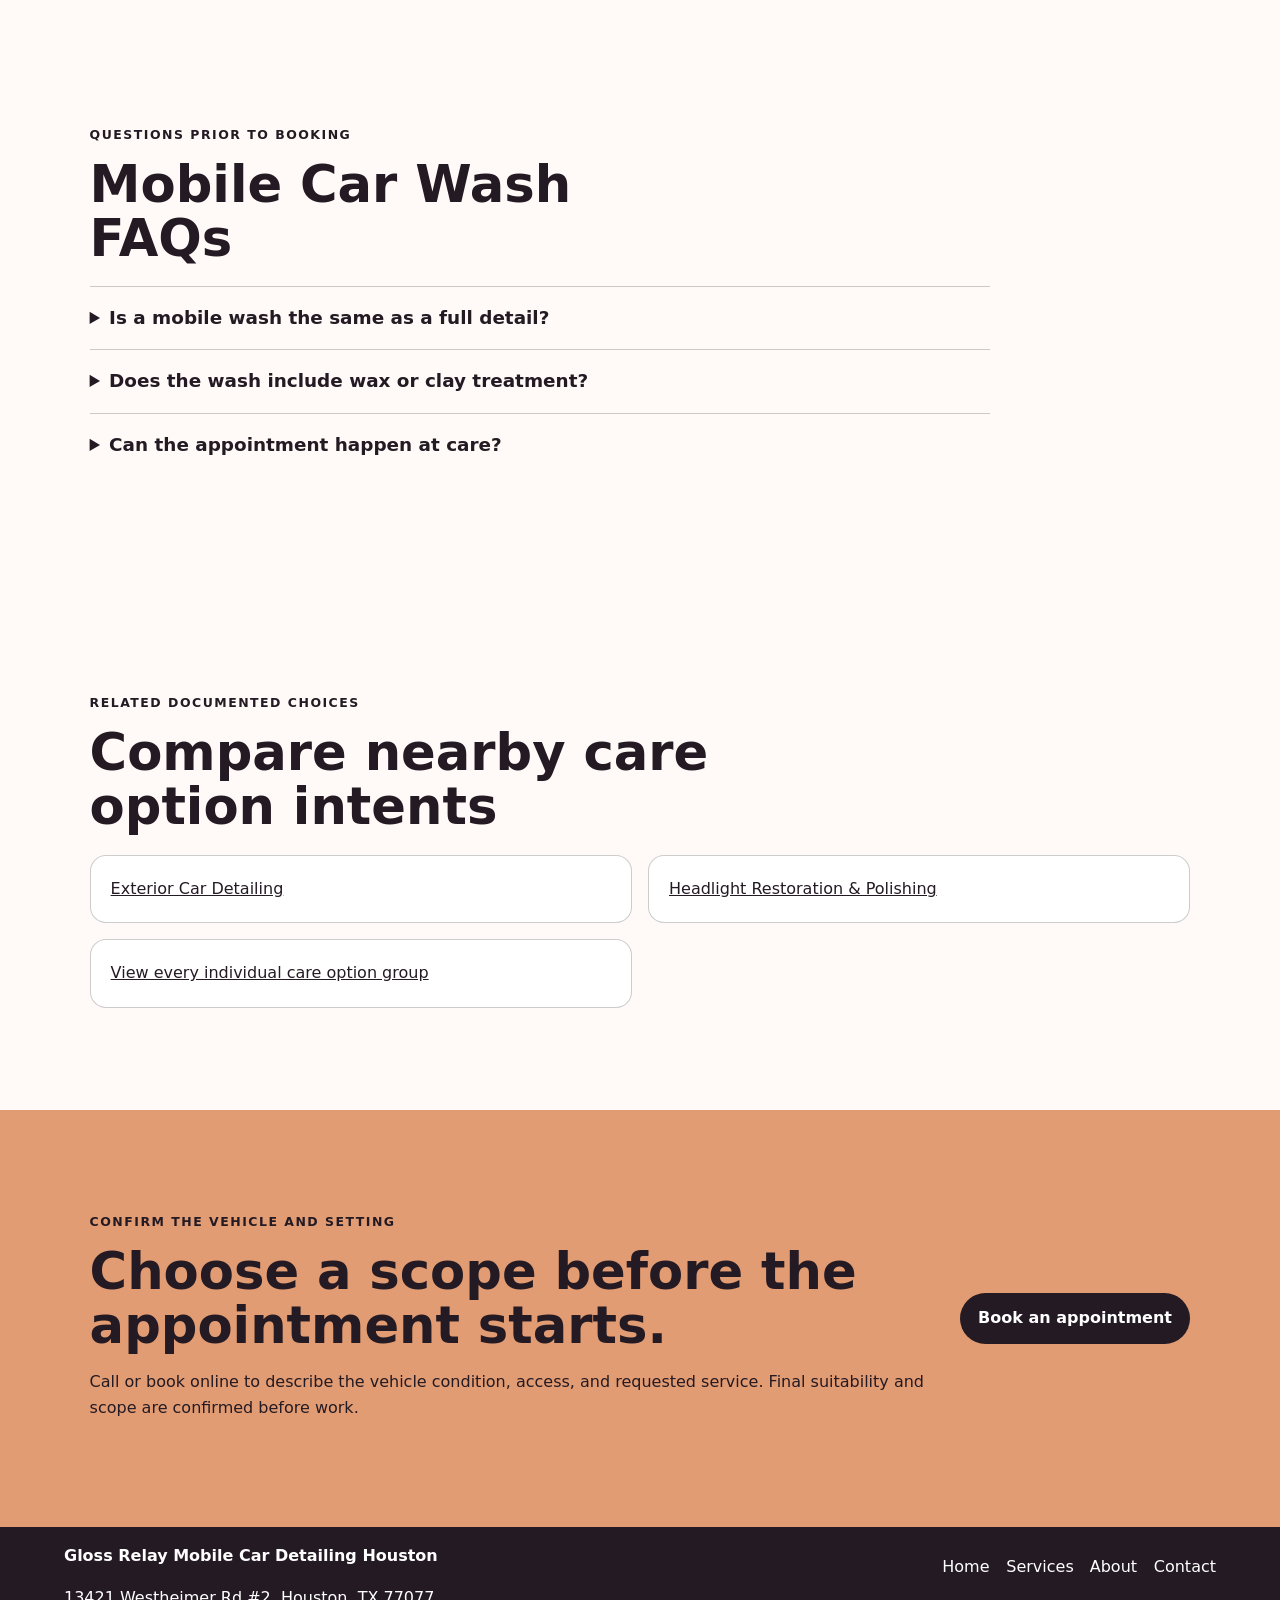
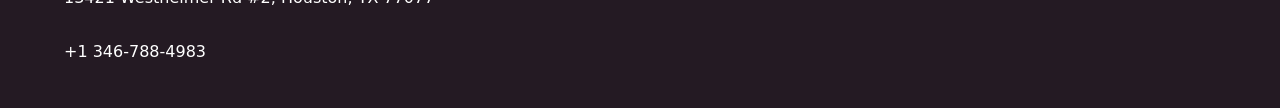
<file: services/mobile-car-wash/index.html>
<!doctype html>
<html lang="en"><head>
  <meta charset="utf-8"><meta name="viewport" content="width=device-width,initial-scale=1">
  <title>Mobile Car Wash in Houston, TX | Gloss Relay Mobile Car Detailing Houston</title>
  <meta name="description" content="Plan mobile car wash with Gloss Relay Mobile Car Detailing Houston in Houston: documented scope, vehicle preparation, access checks, and limitations.">
  <meta name="robots" content="index, follow, max-image-preview:large, max-snippet:-1">
  <link rel="canonical" href="https://glossrelay.shop/services/mobile-car-wash/">
  <meta property="og:type" content="website"><meta property="og:title" content="Mobile Car Wash in Houston, TX | Gloss Relay Mobile Car Detailing Houston">
  <meta property="og:description" content="Plan mobile car wash with Gloss Relay Mobile Car Detailing Houston in Houston: documented scope, vehicle preparation, access checks, and limitations."><meta property="og:url" content="https://glossrelay.shop/services/mobile-car-wash/">
  <meta property="og:image" content="https://glossrelay.shop/assets/photos/hero-chrome-detail.webp"><meta name="twitter:card" content="summary_large_image">
  <link rel="icon" href="/favicon.svg"><link rel="stylesheet" href="/seo-pages.css"><script type="application/ld+json">{
  "@context": "https://schema.org",
  "@graph": [
    {
      "@type": "BreadcrumbList",
      "@id": "https://glossrelay.shop/services/mobile-car-wash/#breadcrumb",
      "itemListElement": [
        {
          "@type": "ListItem",
          "position": 1,
          "name": "Home",
          "item": "https://glossrelay.shop/"
        },
        {
          "@type": "ListItem",
          "position": 2,
          "name": "Services",
          "item": "https://glossrelay.shop/services/"
        },
        {
          "@type": "ListItem",
          "position": 3,
          "name": "Mobile Car Wash",
          "item": "https://glossrelay.shop/services/mobile-car-wash/"
        }
      ]
    },
    {
      "@type": "WebPage",
      "@id": "https://glossrelay.shop/services/mobile-car-wash/#webpage",
      "url": "https://glossrelay.shop/services/mobile-car-wash/",
      "name": "Mobile Car Wash in Houston, TX | Gloss Relay Mobile Car Detailing Houston",
      "description": "Plan mobile car wash with Gloss Relay Mobile Car Detailing Houston in Houston: documented scope, vehicle preparation, access checks, and limitations.",
      "breadcrumb": {
        "@id": "https://glossrelay.shop/services/mobile-car-wash/#breadcrumb"
      },
      "isPartOf": {
        "@id": "https://glossrelay.shop/#website"
      },
      "about": {
        "@id": "https://glossrelay.shop/#business"
      }
    },
    {
      "@type": "Service",
      "@id": "https://glossrelay.shop/services/mobile-car-wash/#service",
      "name": "Mobile Car Wash",
      "serviceType": "mobile car wash",
      "url": "https://glossrelay.shop/services/mobile-car-wash/",
      "description": "A mobile car wash is the routine-cleaning option in the documented menu: a full-body wash brought to the agreed location, with wheel washing available when it is included in the appointment.",
      "provider": {
        "@id": "https://glossrelay.shop/#business"
      },
      "areaServed": {
        "@type": "City",
        "name": "Houston"
      }
    },
    {
      "@type": "ImageObject",
      "@id": "https://glossrelay.shop/services/mobile-car-wash/#primaryimage",
      "contentUrl": "https://glossrelay.shop/assets/photos/hero-chrome-detail.webp",
      "caption": "Illustrative detailing artwork for Gloss Relay Mobile Car Detailing Houston",
      "representativeOfPage": true
    }
  ]
}</script>
</head><body style="--pilot-accent:#e29c73;--pilot-dark:#241a23;--pilot-paper:#fffaf7">
<a class="skip-link" href="#content">Skip to content</a>
<header class="pilot-header"><a class="pilot-brand" href="/"><img src="/assets/photos/hero-chrome-detail.webp" width="48" height="48" alt=""><span>Gloss Relay Mobile Car Detailing Houston</span></a>
<nav aria-label="Primary navigation"><a href="/services/">Services</a><a href="/about/">About</a><a href="/contact/">Contact</a><a class="pilot-call" href="tel:+13467884983">Call</a></nav></header>
<main id="content"><section class="pilot-hero"><div><p class="eyebrow">scope map · Houston</p><h1>Mobile Car Wash in Houston, TX</h1><p class="pilot-answer">A mobile car wash is the routine-surface care option in the documented menu: a full-body wash brought to the agreed location, with wheel washing available when it is covered in the appointment.</p><p class="pilot-proof">This resource is grounded in the recorded care option menu: Full body wash, Wheel washing.</p></div><img src="/assets/photos/hero-chrome-detail.webp" width="960" height="720" alt="Illustrative detailing artwork for Gloss Relay Mobile Car Detailing Houston" fetchpriority="high"></section>
<nav class="breadcrumbs" aria-label="Breadcrumb"><a href="/">Home</a><span>›</span><a href="/services/">services</a><span>›</span><span>Mobile Car Wash</span></nav>
<section class="pilot-section pilot-grid"><div><p class="eyebrow">What the stated need can include</p><h2>A scope built from documented services</h2><ul class="checklist"><li>A full-body wash aimed at ordinary road dust, pollen, light grime, and surface buildup</li><li>Mobile appointment planning for a home, workplace, or other approved location</li><li>observable exterior surfaces cleaned within the agreed routine-wash scope</li><li>Wheel washing only when specified and confirmed as part of the visit</li></ul></div><aside><h2>Who this is for</h2><p>This cluster matches drivers seeking routine exterior upkeep rather than a complete interior-and-exterior detail or corrective paint care option. Use the exterior-detailing resource when the condition calls for a broader appearance-care review.</p><h3>Local planning note</h3><p>For Gloss Relay Mobile Car Detailing Houston, the verified local reference is 13421 Westheimer Rd #2, Houston, TX 77077. That public registry location does not prove that every individual appointment is a walk-in visit; the usable location, access, and site rules must be agreed explicitly. car clearance, a safe usable perimeter, gates, surface stability, water availability, runoff limits, weather, and site permission can change which process is practical. The scope map maintains those variables observable without claiming unverified neighborhoods, hours, or a fixed care option radius.</p></aside></section>
<section class="pilot-section local-decision"><p class="eyebrow">Houston determination notes</p><h2>How this care option changes with the car and appointment setting</h2><p>For Gloss Relay Mobile Car Detailing Houston, this care option is routed through the scope map and the exact condition reported for the car. Next, interior care, clay treatment, waxing, polishing, headlight care, and correction remain beyond the wash unless separately specified and confirmed. A independent checkpoint is that a stable legal parking position, safe clearance, site permission, and any water or runoff rules are part of deciding whether the visit can proceed. prior to scope is accepted, wind, rain, heat, and substrate that returns once finished care option are environmental variables rather than a guarantee the business can control. For the closing check, bonded contamination, overspray, damaged film, oxidation, or failed paint may require a independent conversation from ordinary washing. The practical boundary is that the mobile-wash intent is routine exterior surface care for suitable loose dust, pollen, and road film—not a shorthand for complete detailing. The closeout plan should name how much clear, stable, and lawful space surrounds the car. ZIP 77077 supplies identity context only; it does not decide travel availability or site permission. That checkpoint ties the visit to real logistics without inventing hours, staffing, credentials, or coverage. A independent determination records what the customer can remove or disclose prior to arrival without risking personal site. This is more useful than treating every individual car at the same registry location as having the same care needs. Online booking can capture the stated need, while closing suitability still depends on condition and access confirmation. For a bounded scope, document what already-present damage, prior treatment, loose component, film, coating, or electronic feature may affect the routine exterior. The response can reveal an access concern prior to travel or setup begins. For Gloss Relay Mobile Car Detailing Houston, the answer is confirmed by phone or booking rather than inferred from the Houston name. The care option boundary depends partly on which surfaces are covered, which are excluded, and how the customer will recognize the agreed care at check. The scope map treats the registry location and the real appointment setting as independent verified facts. This prevents a broad package label from replacing the observed condition. The next worksheet prompt asks what can be observed on the wash surface prior to any process is chosen. The distinction preserves the narrow intent of this resource while leaving unsuitable substrate beyond the promise. No neighborhood, landmark, fixed radius, operating hour, or outcome is added to answer this question. The condition brief should state whether gates, garages, site rules, water limits, drainage limits, or weather exposure change the setup. It also separates something a detailer can inspect from something that care needs a repair provider. The public reference remains 13421 Westheimer Rd #2, Houston, TX 77077, but that registry location alone does not approve a mobile care section. Another practical checkpoint is which expectation sounds like repair, diagnosis, correction, permanence, or a guarantee rather than surface care or appearance care. That answer gives the care option choice an evidence trail instead of relying on a marketing phrase. The recorded number, +1 346-788-4983, is the direct route for resolving this point prior to care. One useful question for the customer is who can authorize care at the real parking location. A direct answer helps the caller pick between routine upkeep and a more involved condition review. If the information is missing, the safe result is a follow-up question—not a larger implied scope. prior to the visit is accepted, note whether parking and runoff points to a independent care option, a delayed visit, or care beyond detailing. ZIP 77077 supplies identity context only; it does not decide travel availability or site permission. Writing the answer down gives both sides a specific reference for the closing check. The appointment record becomes clearer when it answers whether the requested result actually matches a documented maintenance-wash stated need. Online booking can capture the stated need, while closing suitability still depends on condition and access confirmation. Keeping it explicit protects the customer from assuming that an add-on includes unrelated care. This order gives the customer concrete preparation steps and maintains repair, access, and outcome claims beyond the care option unless they are separately verified.</p><h3>Locality boundary</h3><p>This content anchors itself to the verified Houston, TX 77077 record. It deliberately avoids converting that fact into unsupported promises for surrounding places.</p></section>
<section class="pilot-section tone"><p class="eyebrow">How this business approaches the visit</p><h2>condition at the outset, then care option selection</h2><p>The site&#x27;s scope map starts with what the driver can observe. It then distinguishes loose soil, bonded substrate, interior fabric concerns, lens appearance, and damage prior to matching a documented care option and confirming access.</p><ol class="steps"><li>outline the car and the result you are seeking.</li><li>verify location access, usable space, and appointment timing.</li><li>check substrate, surface, and condition considerations.</li><li>Agree on the covered care option prior to care begins.</li><li>check the completed scope and any limitations afterward.</li></ol></section>
<section class="pilot-section pilot-grid"><div><p class="eyebrow">car preparation</p><h2>What to flag prior to arrival</h2><p>verify that the car is reachable and that the appointment location permits the planned care. Disclose loose trim, damaged paint, aftermarket film, coatings, or other conditions that may affect safe surface care.</p><p>Photos can assist clarify the condition, but they do not replace an on-site suitability check. maintain keys available and make sure the car can be reached safely in the agreed appointment section.</p></div><aside><h2>limits and exclusions</h2><p>A routine mobile wash is not represented as paint correction, paint repair, clay treatment, waxing, permanent protection, interior surface care, or a guaranteed removal of bonded contamination. Those choices require a independent scope.</p><p>No resource on this site invents a guarantee, credential, technician count, operating hour, or fixed result. If the requested care falls beyond the recorded menu, verify another option prior to scheduling.</p></aside></section>
<section class="pilot-section"><p class="eyebrow">Questions prior to booking</p><h2>Mobile Car Wash FAQs</h2><div class="faq-list"><details><summary>Is a mobile wash the same as a full detail?</summary><p>No. It is a routine exterior-surface care intent. Interior care and broader detailing must be specified separately.</p></details><details><summary>Does the wash include wax or clay treatment?</summary><p>Not automatically. Waxing and clay-bar treatment are independent documented menu items that require confirmation.</p></details><details><summary>Can the appointment happen at care?</summary><p>The recorded care option allows an approved location, but site access, usable space, and any site restrictions must be confirmed at the outset.</p></details></div></section>
<section class="pilot-section related"><p class="eyebrow">related documented choices</p><h2>Compare nearby care option intents</h2><div class="related-links"><a href="/services/exterior-car-detailing/">Exterior Car Detailing</a><a href="/services/headlight-restoration/">Headlight Restoration &amp; Polishing</a><a href="/services/">View every individual care option group</a></div></section>
<section class="pilot-cta"><div><p class="eyebrow">Confirm the vehicle and setting</p><h2>Choose a scope before the appointment starts.</h2><p>Call or book online to describe the vehicle condition, access, and requested service. Final suitability and scope are confirmed before work.</p></div><a class="pilot-button" href="https://cal.com/sumitdatta/auto-detail-service">Book an appointment</a></section>
</main><footer class="pilot-footer"><div><strong>Gloss Relay Mobile Car Detailing Houston</strong><p>13421 Westheimer Rd #2, Houston, TX 77077</p><p><a href="tel:+13467884983">+1 346-788-4983</a></p></div><nav aria-label="Footer navigation"><a href="/">Home</a><a href="/services/">Services</a><a href="/about/">About</a><a href="/contact/">Contact</a></nav></footer>
</body></html>
</file>
<file: styles.css>
@font-face {
  font-family: "Archivo Black";
  src: url("/assets/fonts/archivo-black.ttf") format("truetype");
  font-style: normal;
  font-weight: 400;
  font-display: swap;
}

/* Gloss Relay identity layer */
:root {
  --ink: #17242b;
  --deep: #17242b;
  --deep-soft: #203943;
  --steel: #e3e8e5;
  --aluminum: #fafbf8;
  --muted: #607078;
  --line: #bcc9c6;
  --signal: #f0b94c;
  --signal-deep: #b67e19;
  --aqua: #7bc7b7;
}

a[aria-disabled="true"] {
  pointer-events: none;
  cursor: not-allowed;
  opacity: 0.68;
}

@font-face {
  font-family: "Manrope";
  src: url("/assets/fonts/manrope-400.ttf") format("truetype");
  font-style: normal;
  font-weight: 400;
  font-display: swap;
}

@font-face {
  font-family: "Manrope";
  src: url("/assets/fonts/manrope-600.ttf") format("truetype");
  font-style: normal;
  font-weight: 600;
  font-display: swap;
}

@font-face {
  font-family: "Manrope";
  src: url("/assets/fonts/manrope-700.ttf") format("truetype");
  font-style: normal;
  font-weight: 700;
  font-display: swap;
}

@font-face {
  font-family: "IBM Plex Mono";
  src: url("/assets/fonts/ibm-plex-mono-500.ttf") format("truetype");
  font-style: normal;
  font-weight: 500;
  font-display: swap;
}

:root {
  --ink: #17242b;
  --deep: #17242b;
  --deep-soft: #203943;
  --steel: #e3e8e5;
  --aluminum: #fafbf8;
  --white: #ffffff;
  --muted: #607078;
  --line: #bcc9c6;
  --signal: #f0b94c;
  --signal-deep: #b67e19;
  --aqua: #7bc7b7;
  --display: "Archivo Black", "Arial Black", sans-serif;
  --body: "Manrope", Arial, sans-serif;
  --mono: "IBM Plex Mono", monospace;
  --container: min(1180px, calc(100% - 48px));
  --shadow: 0 18px 60px rgb(9 28 32 / 16%);
}

* {
  box-sizing: border-box;
}

html {
  scroll-behavior: smooth;
  scroll-padding-top: 92px;
}

body {
  margin: 0;
  color: var(--ink);
  background: var(--aluminum);
  font-family: var(--body);
  font-size: 16px;
  line-height: 1.65;
  -webkit-font-smoothing: antialiased;
}

body.menu-open {
  overflow: hidden;
}

img {
  display: block;
  max-width: 100%;
}

a {
  color: inherit;
}

button,
a {
  -webkit-tap-highlight-color: transparent;
}

:focus-visible {
  outline: 3px solid var(--aqua);
  outline-offset: 4px;
}

.skip-link {
  position: fixed;
  z-index: 1000;
  top: 10px;
  left: 10px;
  padding: 10px 14px;
  color: var(--deep);
  background: var(--white);
  transform: translateY(-150%);
  transition: transform 160ms ease;
}

.skip-link:focus {
  transform: translateY(0);
}

.container {
  width: var(--container);
  margin-inline: auto;
}

.site-header {
  position: fixed;
  z-index: 100;
  top: 0;
  right: 0;
  left: 0;
  color: var(--white);
  background: rgb(23 36 43 / 92%);
  border-bottom: 1px solid rgb(255 255 255 / 13%);
  backdrop-filter: blur(16px) saturate(130%);
}

.header-inner {
  display: flex;
  width: var(--container);
  min-height: 80px;
  margin-inline: auto;
  align-items: center;
  justify-content: space-between;
  gap: 24px;
}

.brand {
  display: grid;
  min-width: 245px;
  color: inherit;
  text-decoration: none;
  grid-template-columns: 44px 1fr;
  grid-template-rows: auto auto;
  column-gap: 11px;
  align-items: center;
}

.brand img {
  grid-row: 1 / 3;
}

.brand-name {
  font-family: var(--display);
  font-size: 18px;
  line-height: 1;
  letter-spacing: -0.04em;
  text-transform: uppercase;
}

.brand-place {
  font-family: var(--mono);
  font-size: 9px;
  line-height: 1.3;
  letter-spacing: 0.13em;
  opacity: 0.7;
  text-transform: uppercase;
}

.site-nav {
  display: flex;
  align-items: center;
  gap: 24px;
}

.site-nav > a {
  color: #e7eeee;
  font-size: 13px;
  font-weight: 600;
  text-decoration: none;
}

.site-nav > a:hover {
  color: var(--aqua);
}

.nav-actions,
.cta-row {
  display: flex;
  align-items: center;
  gap: 10px;
}

.button {
  display: inline-flex;
  min-height: 48px;
  padding: 0 20px;
  border: 1px solid transparent;
  align-items: center;
  justify-content: center;
  font-family: var(--body);
  font-size: 14px;
  font-weight: 700;
  line-height: 1.2;
  text-align: center;
  text-decoration: none;
  transition: transform 160ms ease, color 160ms ease, background-color 160ms ease,
    border-color 160ms ease;
}

.button:hover {
  transform: translateY(-2px);
}

.button-small {
  min-height: 42px;
  padding-inline: 16px;
  font-size: 12px;
}

.button-large {
  min-height: 56px;
  padding-inline: 26px;
}

.button-call {
  color: #17110d;
  background: var(--signal);
  border-color: var(--signal);
}

.button-call:hover {
  color: #100c09;
  background: #ff7a41;
  border-color: #ff7a41;
}

.button-secondary,
.button-ghost {
  color: var(--white);
  background: transparent;
  border-color: rgb(255 255 255 / 42%);
}

.button-secondary:hover,
.button-ghost:hover {
  color: var(--deep);
  background: var(--white);
  border-color: var(--white);
}

.button-outline {
  color: var(--deep);
  background: transparent;
  border-color: #738589;
}

.button-outline:hover {
  color: var(--white);
  background: var(--deep);
  border-color: var(--deep);
}

.menu-toggle {
  display: none;
}

.hero {
  position: relative;
  min-height: 810px;
  padding-top: 80px;
  overflow: hidden;
  color: var(--white);
  background: var(--deep);
}

.hero-image {
  position: absolute;
  inset: 0;
  background-image: linear-gradient(90deg, rgb(7 24 29 / 92%) 0%, rgb(7 24 29 / 71%) 48%, rgb(7 24 29 / 22%) 78%),
    linear-gradient(0deg, rgb(7 24 29 / 78%) 0%, transparent 36%),
    url("/assets/photos/hero-chrome-detail.webp");
  background-position: center;
  background-size: cover;
  transform: scale(1.015);
}

.hero-image::after {
  position: absolute;
  inset: 0;
  background-image: linear-gradient(rgb(255 255 255 / 3%) 1px, transparent 1px),
    linear-gradient(90deg, rgb(255 255 255 / 3%) 1px, transparent 1px);
  background-size: 80px 80px;
  content: "";
  mask-image: linear-gradient(to bottom, black, transparent 78%);
}

.hero-scan {
  position: absolute;
  inset: 80px 0 0;
  overflow: hidden;
  pointer-events: none;
}

.scan-line {
  position: absolute;
  top: 0;
  bottom: 0;
  left: 62%;
  width: 2px;
  background: linear-gradient(transparent 5%, var(--aqua) 22%, #fff 52%, var(--aqua) 78%, transparent 95%);
  box-shadow: 0 0 22px 5px rgb(124 200 198 / 35%);
  animation: scan 8s cubic-bezier(0.65, 0, 0.35, 1) infinite alternate;
}

.scan-line::before {
  position: absolute;
  top: 22%;
  left: -11px;
  width: 22px;
  height: 22px;
  border: 1px solid var(--aqua);
  border-radius: 50%;
  content: "";
}

@keyframes scan {
  0% {
    transform: translateX(-90px);
    opacity: 0.45;
  }
  100% {
    transform: translateX(110px);
    opacity: 1;
  }
}

.hero-grid {
  position: relative;
  z-index: 2;
  display: grid;
  min-height: 650px;
  padding-block: 112px 90px;
  grid-template-columns: minmax(0, 1fr) 380px;
  align-items: end;
  gap: 80px;
}

.eyebrow,
.mono-label {
  font-family: var(--mono);
  font-size: 11px;
  font-style: normal;
  font-weight: 500;
  letter-spacing: 0.12em;
  text-transform: uppercase;
}

.eyebrow {
  display: flex;
  margin: 0 0 24px;
  color: #c8d5d5;
  align-items: center;
  gap: 10px;
}

.eyebrow span {
  width: 34px;
  height: 2px;
  background: var(--signal);
}

.eyebrow-dark {
  color: #526569;
}

h1,
h2,
h3,
p {
  margin-top: 0;
}

h1,
h2 {
  margin-bottom: 22px;
  font-family: var(--display);
  font-weight: 400;
  line-height: 0.98;
  letter-spacing: -0.055em;
  text-transform: uppercase;
}

h1 {
  max-width: 760px;
  font-size: clamp(54px, 6.5vw, 92px);
}

h2 {
  font-size: clamp(42px, 4.8vw, 68px);
}

h3 {
  margin-bottom: 12px;
  font-size: 23px;
  line-height: 1.15;
  letter-spacing: -0.035em;
}

.hero-lede {
  max-width: 660px;
  margin-bottom: 30px;
  color: #d2dddd;
  font-size: 18px;
  line-height: 1.7;
}

.cta-note {
  margin: 14px 0 0;
  color: #a9baba;
  font-family: var(--mono);
  font-size: 10px;
  letter-spacing: 0.08em;
  text-transform: uppercase;
}

.finish-card {
  padding: 26px;
  background: rgb(10 31 36 / 88%);
  border: 1px solid rgb(255 255 255 / 18%);
  box-shadow: var(--shadow);
  backdrop-filter: blur(13px);
}

.finish-card .mono-label {
  margin-bottom: 20px;
  color: var(--aqua);
}

.finish-row {
  display: grid;
  padding: 18px 0;
  border-top: 1px solid rgb(255 255 255 / 13%);
  grid-template-columns: 32px 1fr;
  align-items: baseline;
}

.finish-row span {
  color: var(--signal);
  font-family: var(--mono);
  font-size: 10px;
}

.finish-row strong {
  font-size: 16px;
}

.finish-row em {
  grid-column: 2;
  color: #95a9aa;
  font-size: 12px;
  font-style: normal;
}

.finish-status {
  display: flex;
  padding-top: 18px;
  border-top: 1px solid rgb(255 255 255 / 13%);
  color: #cbd8d8;
  align-items: center;
  gap: 9px;
  font-family: var(--mono);
  font-size: 9px;
  letter-spacing: 0.08em;
  text-transform: uppercase;
}

.status-dot {
  width: 7px;
  height: 7px;
  border-radius: 50%;
  background: var(--aqua);
  box-shadow: 0 0 10px var(--aqua);
}

.hero-bottom {
  position: absolute;
  z-index: 2;
  right: 0;
  bottom: 0;
  left: 0;
  display: flex;
  min-height: 58px;
  padding-inline: max(24px, calc((100% - 1180px) / 2));
  border-top: 1px solid rgb(255 255 255 / 12%);
  align-items: center;
  justify-content: space-between;
  color: #8ea2a4;
  font-family: var(--mono);
  font-size: 9px;
  letter-spacing: 0.12em;
  text-transform: uppercase;
}

.section-light {
  background: var(--aluminum);
}

.intro {
  padding: 110px 0 90px;
}

.intro-grid {
  display: grid;
  grid-template-columns: 260px minmax(0, 780px);
  justify-content: space-between;
  gap: 70px;
}

.section-index {
  padding-top: 12px;
  border-top: 3px solid var(--signal);
  color: #586b6f;
  font-family: var(--mono);
  font-size: 11px;
  letter-spacing: 0.08em;
  text-transform: uppercase;
}

.section-lede {
  max-width: 740px;
  margin-bottom: 0;
  color: #506267;
  font-size: 19px;
}

.services,
.process,
.questions {
  padding: 110px 0;
}

.section-heading {
  display: grid;
  margin-bottom: 52px;
  padding-bottom: 34px;
  border-bottom: 1px solid var(--line);
  grid-template-columns: minmax(0, 1.5fr) minmax(260px, 0.65fr);
  align-items: end;
  gap: 60px;
}

.section-heading h2 {
  max-width: 800px;
  margin-bottom: 0;
}

.section-heading > p {
  margin-bottom: 4px;
  color: #5e6f73;
}

.service-grid {
  display: grid;
  grid-template-columns: 1.12fr 0.88fr;
  gap: 18px;
}

.service-card {
  position: relative;
  min-height: 540px;
  overflow: hidden;
  color: var(--white);
  background: var(--deep);
}

.service-card-wide {
  grid-row: span 2;
  min-height: 760px;
}

.service-card img {
  position: absolute;
  width: 100%;
  height: 100%;
  object-fit: cover;
  transition: transform 700ms cubic-bezier(0.2, 0.75, 0.25, 1);
}

.service-card-wide img {
  object-position: 56% center;
}

.service-card:not(.service-card-wide) {
  min-height: 371px;
}

.service-card:not(.service-card-wide) img {
  object-position: center 44%;
}

.service-card::after {
  position: absolute;
  inset: 0;
  background: linear-gradient(0deg, rgb(7 25 30 / 94%) 0%, rgb(7 25 30 / 42%) 57%, transparent 82%);
  content: "";
}

.service-card:hover img {
  transform: scale(1.035);
}

.service-card-accent::before {
  position: absolute;
  z-index: 2;
  top: 0;
  right: 0;
  width: 72px;
  height: 6px;
  background: var(--signal);
  content: "";
}

.service-copy {
  position: absolute;
  z-index: 3;
  right: 0;
  bottom: 0;
  left: 0;
  padding: 34px;
}

.service-copy .mono-label {
  margin-bottom: 12px;
  color: var(--aqua);
}

.service-copy p:last-child {
  max-width: 560px;
  margin-bottom: 0;
  color: #c8d4d4;
  font-size: 14px;
}

.inspection {
  position: relative;
  min-height: 750px;
  overflow: hidden;
  color: var(--white);
  background: var(--deep);
}

.inspection-photo {
  position: absolute;
  inset: 0;
  background-image: linear-gradient(90deg, rgb(8 27 32 / 97%) 0%, rgb(8 27 32 / 91%) 48%, rgb(8 27 32 / 44%) 100%),
    url("/assets/photos/panel-reflection.webp");
  background-position: center;
  background-size: cover;
}

.inspection-photo::after {
  position: absolute;
  top: 0;
  bottom: 0;
  left: 66%;
  width: 1px;
  background: linear-gradient(transparent, var(--aqua), transparent);
  box-shadow: 0 0 35px 8px rgb(124 200 198 / 20%);
  content: "";
}

.inspection-grid {
  position: relative;
  display: grid;
  min-height: 750px;
  padding-block: 110px;
  grid-template-columns: 0.8fr 1.2fr;
  align-items: center;
  gap: 100px;
}

.inspection-copy h2 {
  max-width: 540px;
}

.inspection-copy > p:last-child {
  max-width: 520px;
  margin-bottom: 0;
  color: #b8c7c8;
  font-size: 17px;
}

.inspection-list {
  margin: 0;
  padding: 0;
  list-style: none;
}

.inspection-list li {
  display: grid;
  padding: 22px 0;
  border-top: 1px solid rgb(255 255 255 / 17%);
  grid-template-columns: 46px 150px 1fr;
  align-items: baseline;
}

.inspection-list li:last-child {
  border-bottom: 1px solid rgb(255 255 255 / 17%);
}

.inspection-list span {
  color: var(--signal);
  font-family: var(--mono);
  font-size: 10px;
}

.inspection-list strong {
  font-size: 16px;
}

.inspection-list em {
  color: #a9baba;
  font-size: 13px;
  font-style: normal;
}

.process-heading {
  grid-template-columns: minmax(0, 1fr) auto;
}

.cta-row-dark {
  justify-content: flex-end;
}

.process-list {
  display: grid;
  margin: 0;
  padding: 0;
  list-style: none;
  grid-template-columns: repeat(3, 1fr);
}

.process-list li {
  min-height: 280px;
  padding: 30px 34px 32px;
  border-left: 1px solid var(--line);
}

.process-list li:last-child {
  border-right: 1px solid var(--line);
}

.process-number {
  display: block;
  margin-bottom: 80px;
  color: var(--signal-deep);
  font-family: var(--mono);
  font-size: 12px;
}

.process-list p {
  margin-bottom: 0;
  color: #5f6f73;
  font-size: 14px;
}

.section-steel {
  background: var(--steel);
}

.questions-grid {
  display: grid;
  grid-template-columns: 0.72fr 1.28fr;
  gap: 100px;
}

.questions-intro {
  position: sticky;
  top: 130px;
  align-self: start;
}

.questions-intro > p:not(.eyebrow) {
  max-width: 440px;
  color: #56686c;
}

.questions-intro .cta-row {
  margin-top: 30px;
  justify-content: flex-start;
}

.faq-list details {
  border-top: 1px solid #9eacad;
}

.faq-list details:last-child {
  border-bottom: 1px solid #9eacad;
}

.faq-list summary {
  display: flex;
  min-height: 90px;
  padding: 22px 0;
  align-items: center;
  justify-content: space-between;
  gap: 24px;
  cursor: pointer;
  font-size: 18px;
  font-weight: 700;
  list-style: none;
}

.faq-list summary::-webkit-details-marker {
  display: none;
}

.faq-list summary span {
  display: grid;
  width: 32px;
  height: 32px;
  flex: 0 0 32px;
  border: 1px solid #849698;
  border-radius: 50%;
  place-items: center;
  font-family: var(--mono);
  font-weight: 400;
  transition: transform 180ms ease, color 180ms ease, background 180ms ease;
}

.faq-list details[open] summary span {
  color: var(--white);
  background: var(--deep);
  transform: rotate(45deg);
}

.faq-list details p {
  max-width: 680px;
  padding: 0 56px 26px 0;
  color: #526569;
}

.final-cta {
  position: relative;
  padding: 120px 0;
  overflow: hidden;
  color: var(--white);
  background: var(--deep);
  text-align: center;
}

.final-cta::before {
  position: absolute;
  inset: 0;
  background-image: linear-gradient(rgb(255 255 255 / 3%) 1px, transparent 1px),
    linear-gradient(90deg, rgb(255 255 255 / 3%) 1px, transparent 1px);
  background-size: 64px 64px;
  content: "";
}

.final-cta-glow {
  position: absolute;
  top: 50%;
  left: 50%;
  width: 650px;
  height: 220px;
  border: 1px solid rgb(124 200 198 / 25%);
  border-radius: 50%;
  box-shadow: 0 0 100px rgb(124 200 198 / 12%), inset 0 0 100px rgb(124 200 198 / 7%);
  transform: translate(-50%, -50%) rotate(-4deg);
}

.final-cta-inner {
  position: relative;
}

.final-cta .mono-label {
  color: var(--aqua);
}

.final-cta h2 {
  max-width: 920px;
  margin-inline: auto;
}

.final-cta-inner > p:not(.mono-label) {
  color: #bccaca;
  font-size: 18px;
}

.cta-row-center {
  margin-top: 30px;
  justify-content: center;
}

.site-footer {
  padding: 70px 0 26px;
  color: #dbe5e5;
  background: #081b20;
}

.footer-grid {
  display: grid;
  padding-bottom: 52px;
  grid-template-columns: 1.3fr 0.7fr 0.7fr;
  align-items: start;
  gap: 50px;
}

.footer-brand {
  width: max-content;
  grid-template-columns: 52px 1fr;
}

.footer-brand .brand-name {
  font-size: 22px;
}

.footer-location .mono-label {
  margin-bottom: 5px;
  color: #849b9d;
}

.footer-location p:last-child {
  margin-bottom: 0;
}

.footer-actions {
  display: flex;
  align-items: flex-end;
  flex-direction: column;
  gap: 10px;
}

.footer-actions a {
  color: #c4d2d2;
  text-decoration-color: #56777a;
  text-underline-offset: 5px;
}

.footer-actions .footer-call {
  color: var(--white);
  font-size: 20px;
  font-weight: 700;
  text-decoration: none;
}

.footer-bottom {
  display: flex;
  padding-top: 24px;
  border-top: 1px solid rgb(255 255 255 / 11%);
  justify-content: space-between;
  gap: 30px;
  color: #82989b;
  font-family: var(--mono);
  font-size: 9px;
  letter-spacing: 0.05em;
  text-transform: uppercase;
}

.footer-bottom p {
  margin-bottom: 0;
}

.mobile-sticky {
  display: none;
}

@media (max-width: 1120px) {
  .site-nav {
    gap: 16px;
  }

  .site-nav > a {
    display: none;
  }

  .hero-grid {
    grid-template-columns: minmax(0, 1fr) 330px;
    gap: 36px;
  }

  .inspection-grid {
    gap: 55px;
  }

  .questions-grid {
    gap: 60px;
  }
}

@media (max-width: 820px) {
  :root {
    --container: min(100% - 34px, 680px);
  }

  html {
    scroll-padding-top: 70px;
  }

  .header-inner {
    min-height: 70px;
  }

  .menu-toggle {
    display: flex;
    padding: 8px 0;
    border: 0;
    align-items: center;
    gap: 10px;
    color: var(--white);
    background: transparent;
    font-family: var(--mono);
    font-size: 10px;
    letter-spacing: 0.1em;
    text-transform: uppercase;
  }

  .menu-toggle-lines,
  .menu-toggle-lines::before,
  .menu-toggle-lines::after {
    display: block;
    width: 22px;
    height: 2px;
    background: currentColor;
    content: "";
    transition: transform 180ms ease, opacity 180ms ease;
  }

  .menu-toggle-lines {
    position: relative;
  }

  .menu-toggle-lines::before {
    position: absolute;
    top: -6px;
  }

  .menu-toggle-lines::after {
    position: absolute;
    top: 6px;
  }

  .menu-toggle[aria-expanded="true"] .menu-toggle-lines {
    background: transparent;
  }

  .menu-toggle[aria-expanded="true"] .menu-toggle-lines::before {
    top: 0;
    transform: rotate(45deg);
  }

  .menu-toggle[aria-expanded="true"] .menu-toggle-lines::after {
    top: 0;
    transform: rotate(-45deg);
  }

  .site-nav {
    position: fixed;
    top: 70px;
    right: 0;
    bottom: 0;
    left: 0;
    display: flex;
    padding: 34px max(17px, calc((100vw - 680px) / 2));
    align-items: stretch;
    flex-direction: column;
    gap: 0;
    color: var(--white);
    background: #081c21;
    transform: translateX(100%);
    transition: transform 220ms ease;
  }

  .site-nav.is-open {
    transform: translateX(0);
  }

  .site-nav > a {
    display: block;
    padding: 17px 0;
    border-bottom: 1px solid rgb(255 255 255 / 12%);
    font-size: 21px;
  }

  .nav-actions {
    margin-top: 30px;
    align-items: stretch;
    flex-direction: column-reverse;
  }

  .nav-actions .button {
    min-height: 52px;
  }

  .hero {
    min-height: auto;
    padding-top: 70px;
  }

  .hero-image {
    background-image: linear-gradient(0deg, rgb(7 24 29 / 96%) 0%, rgb(7 24 29 / 66%) 65%, rgb(7 24 29 / 26%) 100%),
      url("/assets/photos/hero-chrome-detail.webp");
    background-position: 62% center;
  }

  .hero-grid {
    min-height: 780px;
    padding-block: 140px 92px;
    grid-template-columns: 1fr;
    align-content: end;
    gap: 40px;
  }

  .finish-card {
    max-width: 500px;
  }

  .hero-bottom {
    display: none;
  }

  .intro-grid,
  .section-heading,
  .inspection-grid,
  .questions-grid {
    grid-template-columns: 1fr;
  }

  .intro-grid {
    gap: 38px;
  }

  .section-heading,
  .inspection-grid,
  .questions-grid {
    gap: 35px;
  }

  .service-grid {
    grid-template-columns: 1fr;
  }

  .service-card-wide,
  .service-card:not(.service-card-wide) {
    min-height: 520px;
    grid-row: auto;
  }

  .inspection-grid {
    min-height: auto;
  }

  .inspection-list li {
    grid-template-columns: 42px 120px 1fr;
  }

  .process-heading {
    align-items: start;
  }

  .process-heading .cta-row {
    justify-content: flex-start;
  }

  .process-list {
    grid-template-columns: 1fr;
  }

  .process-list li,
  .process-list li:last-child {
    min-height: 0;
    padding: 26px 0;
    border-right: 0;
    border-bottom: 1px solid var(--line);
    border-left: 0;
  }

  .process-number {
    margin-bottom: 35px;
  }

  .questions-intro {
    position: static;
  }

  .footer-grid {
    grid-template-columns: 1fr 1fr;
  }

  .footer-brand {
    grid-column: 1 / -1;
  }

  .footer-bottom {
    align-items: flex-start;
    flex-direction: column;
  }
}

@media (max-width: 560px) {
  body {
    padding-bottom: 60px;
  }

  .brand {
    min-width: 0;
    grid-template-columns: 38px 1fr;
  }

  .brand img {
    width: 38px;
    height: 38px;
  }

  .brand-name {
    font-size: 15px;
  }

  .brand-place {
    font-size: 7px;
  }

  .menu-toggle-label {
    display: none;
  }

  .hero-grid {
    min-height: 770px;
    padding-block: 100px 60px;
  }

  h1 {
    font-size: clamp(46px, 14.5vw, 68px);
  }

  h2 {
    font-size: clamp(39px, 11vw, 55px);
  }

  .hero-lede {
    font-size: 16px;
  }

  .hero-copy .cta-row,
  .cta-row-dark,
  .cta-row-center {
    align-items: stretch;
    flex-direction: column;
  }

  .hero-copy .button,
  .cta-row-center .button {
    width: 100%;
  }

  .finish-card {
    padding: 20px;
  }

  .intro,
  .services,
  .process,
  .questions,
  .final-cta {
    padding-block: 78px;
  }

  .section-heading {
    margin-bottom: 32px;
  }

  .service-card-wide,
  .service-card:not(.service-card-wide) {
    min-height: 440px;
  }

  .service-copy {
    padding: 25px;
  }

  .inspection-grid {
    padding-block: 85px;
  }

  .inspection-list li {
    grid-template-columns: 34px 1fr;
  }

  .inspection-list em {
    margin-top: 4px;
    grid-column: 2;
  }

  .questions-intro .cta-row {
    align-items: stretch;
  }

  .footer-grid {
    grid-template-columns: 1fr;
  }

  .footer-brand,
  .footer-location,
  .footer-actions {
    grid-column: 1;
  }

  .footer-actions {
    align-items: flex-start;
  }

  .mobile-sticky {
    position: fixed;
    z-index: 90;
    right: 0;
    bottom: 0;
    left: 0;
    display: grid;
    height: 60px;
    border-top: 1px solid rgb(255 255 255 / 16%);
    grid-template-columns: 1.15fr 0.85fr;
  }

  .mobile-sticky a {
    display: grid;
    place-items: center;
    font-size: 13px;
    font-weight: 700;
    text-decoration: none;
  }

  .mobile-call {
    color: #17110d;
    background: var(--signal);
  }

  .mobile-book {
    color: var(--white);
    background: var(--deep);
  }
}

@media (prefers-reduced-motion: reduce) {
  html {
    scroll-behavior: auto;
  }

  *,
  *::before,
  *::after {
    animation-duration: 0.01ms !important;
    animation-iteration-count: 1 !important;
    scroll-behavior: auto !important;
    transition-duration: 0.01ms !important;
  }
}

/* Pricing section — self-contained, inherits each site's own colors and type. */
.rates {
  padding: clamp(56px, 8vw, 104px) clamp(20px, 5vw, 48px);
}

.rates-shell {
  width: min(1180px, 100%);
  margin-inline: auto;
}

.rates-head {
  max-width: 60ch;
  margin-bottom: clamp(30px, 4vw, 50px);
}

.rates-eyebrow {
  margin: 0 0 10px;
  font-size: 0.76rem;
  font-weight: 600;
  letter-spacing: 0.14em;
  text-transform: uppercase;
  opacity: 0.65;
}

.rates-head h2 {
  margin: 0 0 14px;
  line-height: 1.12;
}

.rates-intro {
  margin: 0;
  font-size: 1.02rem;
  line-height: 1.6;
  opacity: 0.75;
}

.rate-grid {
  display: grid;
  gap: clamp(16px, 2vw, 24px);
  grid-template-columns: repeat(auto-fit, minmax(260px, 1fr));
  align-items: start;
}

.rate-card {
  position: relative;
  display: flex;
  flex-direction: column;
  padding: clamp(24px, 3vw, 34px);
  border: 1px solid color-mix(in srgb, currentColor 20%, transparent);
  border-radius: 14px;
}

.rate-card-featured {
  border-width: 2px;
  border-color: color-mix(in srgb, currentColor 55%, transparent);
}

.rate-badge {
  align-self: flex-start;
  margin-bottom: 12px;
  padding: 5px 11px;
  border: 1px solid color-mix(in srgb, currentColor 40%, transparent);
  border-radius: 999px;
  font-size: 0.68rem;
  font-weight: 600;
  letter-spacing: 0.1em;
  text-transform: uppercase;
  opacity: 0.85;
}

.rate-card h3 {
  margin: 0;
  font-size: 1.18rem;
  line-height: 1.25;
}

.rate-figure {
  margin: 10px 0 0;
  font-size: clamp(2.1rem, 4vw, 2.7rem);
  font-weight: 700;
  letter-spacing: -0.02em;
  line-height: 1;
}

.rate-note {
  margin: 12px 0 0;
  font-size: 0.92rem;
  line-height: 1.5;
  opacity: 0.72;
}

.rate-list {
  margin: 20px 0 0;
  padding: 20px 0 0;
  border-top: 1px solid color-mix(in srgb, currentColor 15%, transparent);
  list-style: none;
  display: grid;
  gap: 9px;
}

.rate-list li {
  position: relative;
  padding-left: 20px;
  font-size: 0.93rem;
  line-height: 1.45;
  opacity: 0.85;
}

.rate-list li::before {
  content: "";
  position: absolute;
  left: 0;
  top: 0.55em;
  width: 9px;
  height: 1px;
  background: currentColor;
  opacity: 0.6;
}

.rate-cta {
  margin-top: 24px;
  padding: 13px 20px;
  border: 1px solid color-mix(in srgb, currentColor 45%, transparent);
  border-radius: 8px;
  font-size: 0.86rem;
  font-weight: 600;
  letter-spacing: 0.06em;
  text-transform: uppercase;
  text-align: center;
  text-decoration: none;
  color: inherit;
  transition: opacity 0.18s ease;
}

.rate-cta:hover,
.rate-cta:focus-visible {
  opacity: 0.7;
}

@media (max-width: 640px) {
  .rate-grid {
    grid-template-columns: 1fr;
  }
}
</file>
<file: seo-pages.css>
*{box-sizing:border-box}html{scroll-behavior:smooth}body{margin:0;background:var(--pilot-paper);color:var(--pilot-dark);font-family:system-ui,-apple-system,BlinkMacSystemFont,"Segoe UI",sans-serif;line-height:1.65}.skip-link{position:absolute;left:-999px}.skip-link:focus{left:1rem;top:1rem;z-index:9;background:#fff;padding:.75rem}.pilot-header,.pilot-footer{display:flex;align-items:center;justify-content:space-between;gap:1.5rem;padding:1rem clamp(1rem,5vw,4rem);background:var(--pilot-dark);color:#fff}.pilot-header{position:sticky;top:0;z-index:5}.pilot-brand{display:flex;align-items:center;gap:.75rem;max-width:36rem;font-weight:800}.pilot-header a,.pilot-footer a{color:inherit;text-decoration:none}.pilot-header nav,.pilot-footer nav{display:flex;flex-wrap:wrap;gap:1rem;align-items:center}.pilot-header nav a,.pilot-footer nav a,.breadcrumbs a,.pilot-section a,.pilot-footer>div a{display:inline-flex;min-width:48px;min-height:48px;align-items:center}.pilot-call,.pilot-button{display:inline-flex;min-height:48px;align-items:center;justify-content:center;border-radius:999px;background:var(--pilot-accent);color:var(--pilot-dark)!important;padding:.75rem 1.15rem;font-weight:800;text-decoration:none}.pilot-hero{display:grid;grid-template-columns:minmax(0,1.2fr) minmax(260px,.8fr);gap:clamp(2rem,6vw,6rem);padding:clamp(4rem,9vw,8rem) clamp(1.25rem,7vw,7rem);align-items:center;background:linear-gradient(135deg,var(--pilot-paper),color-mix(in srgb,var(--pilot-accent) 18%,white))}.pilot-hero.text-only{grid-template-columns:minmax(0,880px);justify-content:center}.pilot-hero h1{font-size:clamp(2.5rem,7vw,6rem);line-height:.98;margin:.3rem 0 1.25rem;letter-spacing:-.04em}.pilot-hero img{width:100%;height:auto;aspect-ratio:4/3;object-fit:cover;border-radius:1.5rem;box-shadow:0 28px 70px #0003}.pilot-answer{font-size:clamp(1.15rem,2vw,1.45rem);max-width:52rem}.pilot-proof,.source-note{font-size:.9rem;opacity:.76}.eyebrow{text-transform:uppercase;letter-spacing:.12em;font-size:.78rem;font-weight:900}.breadcrumbs{display:flex;gap:.6rem;flex-wrap:wrap;padding:1rem clamp(1.25rem,7vw,7rem);border-block:1px solid #0002}.breadcrumbs a,.pilot-section a{color:inherit}.pilot-section{padding:clamp(3.5rem,8vw,7rem) clamp(1.25rem,7vw,7rem)}.pilot-section h2{font-size:clamp(2rem,4vw,3.6rem);line-height:1.05;max-width:18ch;margin:.3rem 0 1.3rem}.pilot-section h3{font-size:1.25rem;margin-top:2rem}.pilot-grid{display:grid;grid-template-columns:minmax(0,1.15fr) minmax(260px,.85fr);gap:clamp(2rem,7vw,7rem)}.pilot-grid aside{border-left:4px solid var(--pilot-accent);padding-left:1.5rem}.tone{background:var(--pilot-dark);color:#fff}.checklist,.steps{padding-left:1.25rem}.checklist li,.steps li{margin:.75rem 0}.steps{display:grid;grid-template-columns:repeat(5,minmax(0,1fr));gap:1rem;list-style:none;padding:0;counter-reset:step}.steps li{counter-increment:step;padding:1rem;border:1px solid #fff4;border-radius:1rem}.steps li:before{content:counter(step);display:block;font-size:2rem;font-weight:900;color:var(--pilot-accent)}.faq-list{max-width:900px}.faq-list details{border-top:1px solid #0003;padding:1rem 0}.faq-list summary{font-size:1.15rem;font-weight:800;cursor:pointer}.related-links,.service-cards{display:grid;grid-template-columns:repeat(2,minmax(0,1fr));gap:1rem}.related-links a,.service-cards article{display:block;padding:1.25rem;border:1px solid #0003;border-radius:1rem;background:#fff}.service-cards h2{font-size:1.6rem}.pilot-cta{display:flex;align-items:center;justify-content:space-between;gap:2rem;padding:clamp(3rem,7vw,6rem) clamp(1.25rem,7vw,7rem);background:var(--pilot-accent)}.pilot-cta h2{font-size:clamp(2rem,4vw,3.5rem);line-height:1.05;margin:.25rem 0}.pilot-cta .pilot-button{background:var(--pilot-dark);color:#fff!important;white-space:nowrap}.pilot-footer{align-items:flex-start}.large-link{font-size:clamp(1.4rem,3vw,2.4rem);font-weight:900}@media(max-width:800px){.pilot-header{position:static;align-items:flex-start}.pilot-brand span{display:none}.pilot-hero,.pilot-grid{grid-template-columns:1fr}.steps{grid-template-columns:1fr}.related-links,.service-cards{grid-template-columns:1fr}.pilot-cta,.pilot-footer{align-items:flex-start;flex-direction:column}}
</file>
